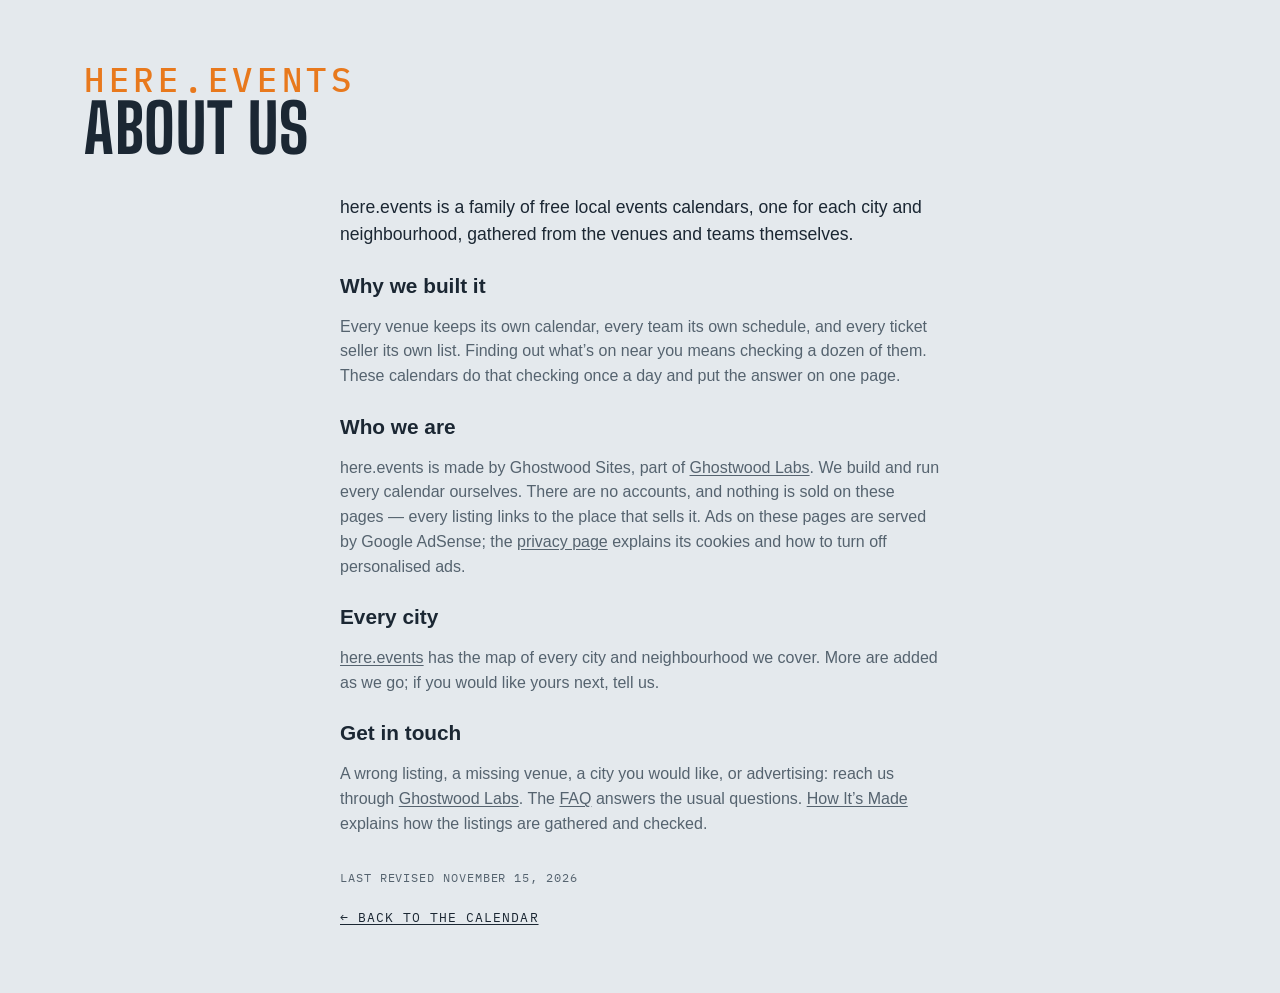
<file: site/about.html>
<!DOCTYPE html>
<html lang="en">
<head>
<meta charset="utf-8">
<meta name="viewport" content="width=device-width, initial-scale=1, viewport-fit=cover">
<meta name="theme-color" media="(prefers-color-scheme: light)" content="#edf1f4">
<meta name="theme-color" media="(prefers-color-scheme: dark)" content="#141a20">
<script>
  try {
    var t = localStorage.getItem('lqa-theme');
    var PHONE = '(max-width: 640px), (pointer: coarse) and (max-height: 500px)';
    if ((t === 'light' || t === 'dark') && !matchMedia(PHONE).matches) document.documentElement.dataset.theme = t;
  } catch (e) { /* no storage — system it is */ }
</script>
<title>About Us — here.events</title>
<meta name="description" content="About here.events: free local events calendars for each city and neighbourhood, gathered from the venues and teams themselves.">
<link rel="canonical" href="https://seattle.here.events/about.html">
<link rel="icon" href="favicon.svg" type="image/svg+xml">
<link rel="preconnect" href="https://fonts.googleapis.com">
<link rel="preconnect" href="https://fonts.gstatic.com" crossorigin>
<link href="https://fonts.googleapis.com/css2?family=Big+Shoulders:opsz,wght@10..72,500;10..72,700&family=IBM+Plex+Mono:wght@400;500&display=swap" rel="stylesheet">
<link rel="stylesheet" href="styles.css?v=__V__">
<script src="city.js?v=__V__"></script>
</head>
<body>

<!-- the Ghostwood Labs mark, drawn once; the masthead and the footer <use> it -->
<svg width="0" height="0" style="position:absolute" aria-hidden="true">
  <symbol id="gw-mark" viewBox="0 0 576 576">
    <g fill="none" stroke="currentColor" stroke-width="24" stroke-linecap="round" stroke-linejoin="round">
      <path d="M300.19 51.03A26 26 0 0 1 275.81 51.03L235.63 29.71A26 26 0 0 0 210.57 30.08L103.63 91.02A26 26 0 0 0 90.5 113.61L90.5 161.4A26 26 0 0 1 77.38 183.98L39.62 205.52A26 26 0 0 0 26.5 228.1L26.5 347.9A26 26 0 0 0 39.62 370.48L77.38 392.02A26 26 0 0 1 90.5 414.6L90.5 462.39A26 26 0 0 0 103.63 484.98L210.57 545.92A26 26 0 0 0 235.63 546.29L275.81 524.97A26 26 0 0 1 300.19 524.97L340.37 546.29A26 26 0 0 0 365.43 545.92L472.37 484.98A26 26 0 0 0 485.5 462.39L485.5 414.6A26 26 0 0 1 498.62 392.02L536.38 370.48A26 26 0 0 0 549.5 347.9L549.5 228.1A26 26 0 0 0 536.38 205.52L498.62 183.98A26 26 0 0 1 485.5 161.4L485.5 113.61A26 26 0 0 0 472.37 91.02L365.43 30.08A26 26 0 0 0 340.37 29.71L300.19 51.03Z"/>
      <path d="M288 57.5L288 177.5"/>
      <path d="M288 518.5L288 403.5"/>
      <path d="M90.5 176.5L144.63 204.58A26 26 0 0 0 169.19 204.26L209.58 181.92A26 26 0 0 0 223 159.17L223 101.5L158.5 137.5"/>
      <path d="M485.5 176.5L431.37 204.58A26 26 0 0 1 406.81 204.26L366.42 181.92A26 26 0 0 1 353 159.17L353 101.5L417.5 137.5"/>
      <path d="M157 211L157 287.5"/>
      <path d="M419 211L419 287.5"/>
      <path d="M90.5 399.5L144.63 371.42A26 26 0 0 1 169.19 371.74L209.58 394.08A26 26 0 0 1 223 416.83L223 474.5L158.5 438.5"/>
      <path d="M485.5 399.5L431.37 371.42A26 26 0 0 0 406.81 371.74L366.42 394.08A26 26 0 0 0 353 416.83L353 474.5L417.5 438.5"/>
      <path d="M26.5 288L92 325.5L92 250.5"/>
      <path d="M549.5 288L484 325.5L484 250.5"/>
    </g>
  </symbol>
</svg>

<!-- About us (Steve, 2026-10-29: "Create an about us section just to the left of FAQ, make it work
     the same"): one shared page for every city, word for word, like the FAQ. Styled by .ad-page. -->
<header class="masthead">
  <div class="masthead-text">
    <p class="eyebrow">here.events</p>
    <h1>About Us</h1>
  </div>
</header>
<main class="ad-page about-page">
  <p class="ad-lead">here.events is a family of free local events calendars, one for each city and neighbourhood, gathered from the venues and teams themselves.</p>

  <h2>Why we built it</h2>
  <p>Every venue keeps its own calendar, every team its own schedule, and every ticket seller its own list. Finding out what’s on near you means checking a dozen of them. These calendars do that checking once a day and put the answer on one page.</p>

  <h2>Who we are</h2>
  <p>here.events is made by Ghostwood Sites, part of <a href="https://ghostwoodlabs.com/" rel="noopener">Ghostwood Labs</a>. We build and run every calendar ourselves. There are no accounts, and nothing is sold on these pages — every listing links to the place that sells it. Ads on these pages are served by Google AdSense; the <a href="https://here.events/privacy/">privacy page</a> explains its cookies and how to turn off personalised ads.</p>

  <h2>Every city</h2>
  <p><a href="https://here.events/">here.events</a> has the map of every city and neighbourhood we cover. More are added as we go; if you would like yours next, tell us.</p>

  <h2>Get in touch</h2>
  <p>A wrong listing, a missing venue, a city you would like, or advertising: reach us through <a href="https://ghostwoodlabs.com/" rel="noopener">Ghostwood Labs</a>. The <a href="faq.html">FAQ</a> answers the usual questions. <a href="how.html">How It’s Made</a> explains how the listings are gathered and checked.</p>

  <p class="ad-revised">Last revised <time datetime="2026-11-15">November 15, 2026</time></p>
  <a class="ad-back" href="./">← Back to the calendar</a>
</main>
</body>
</html>
</file>
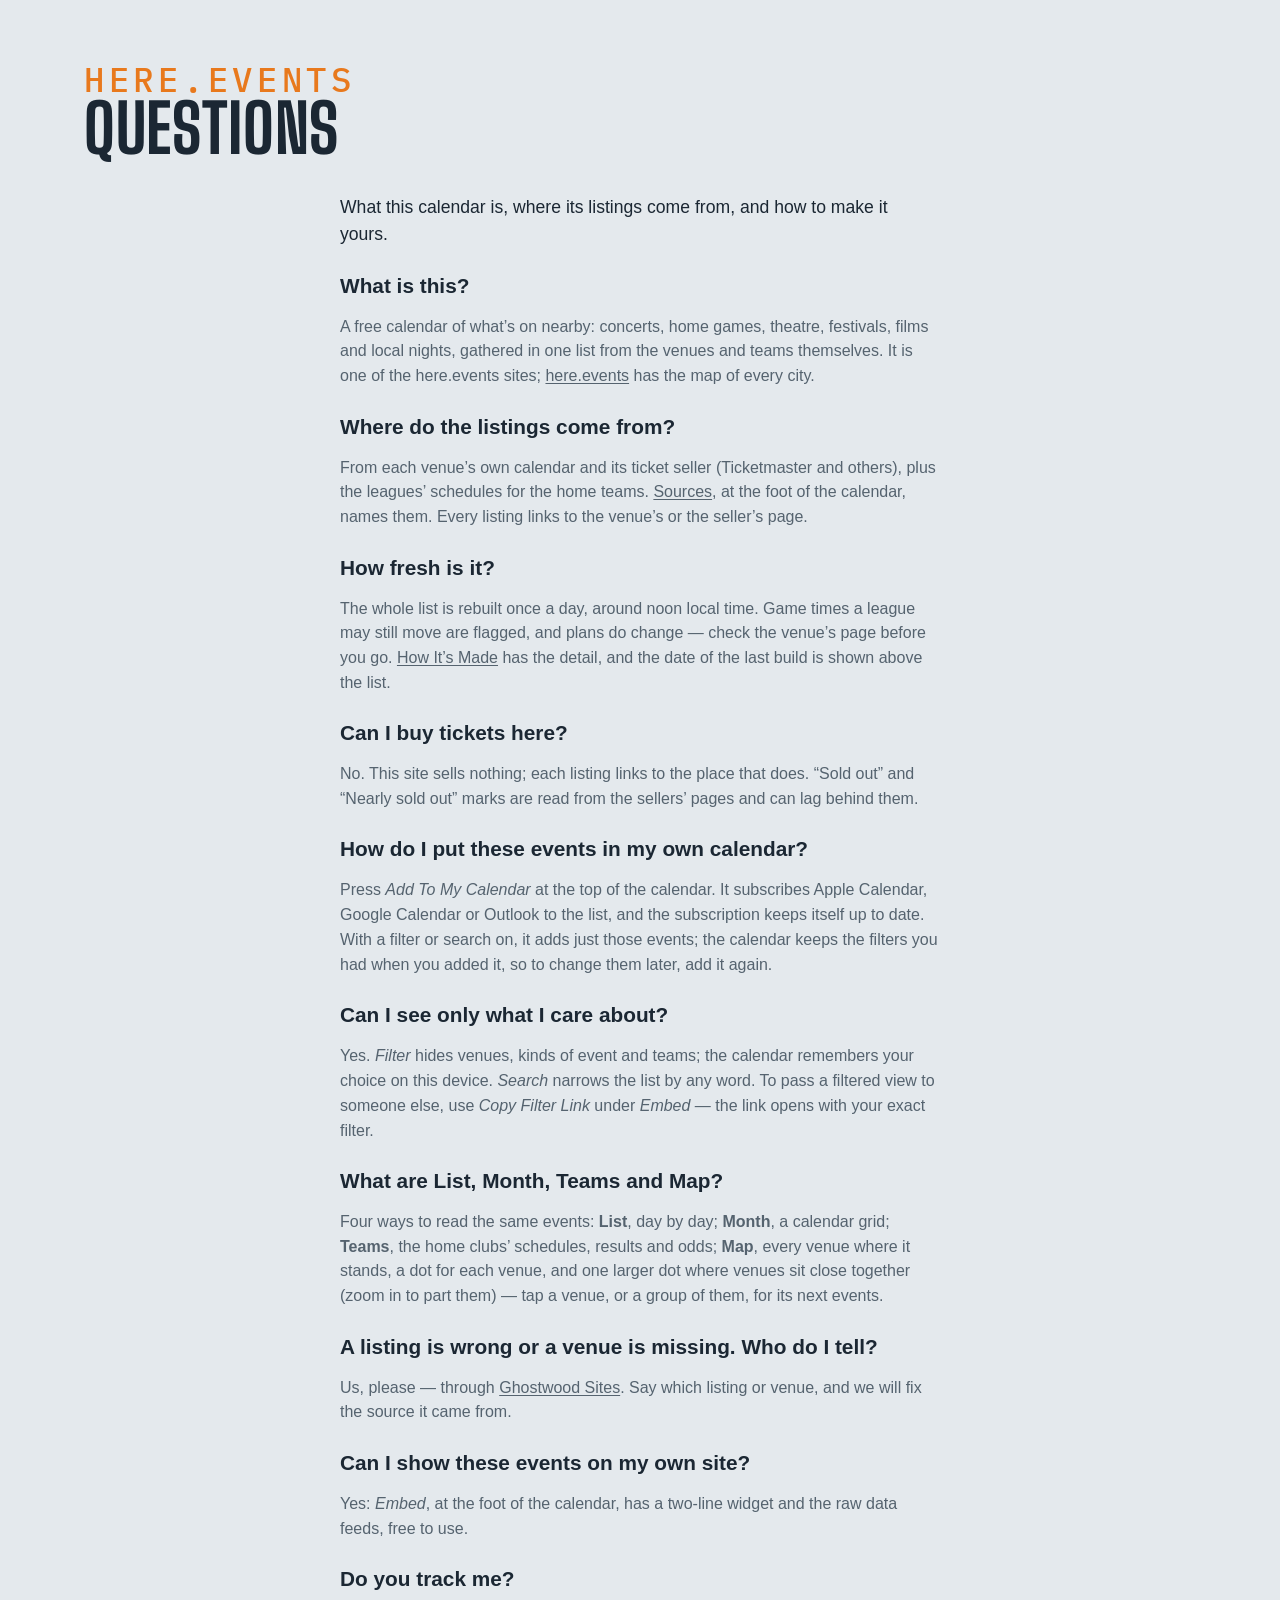
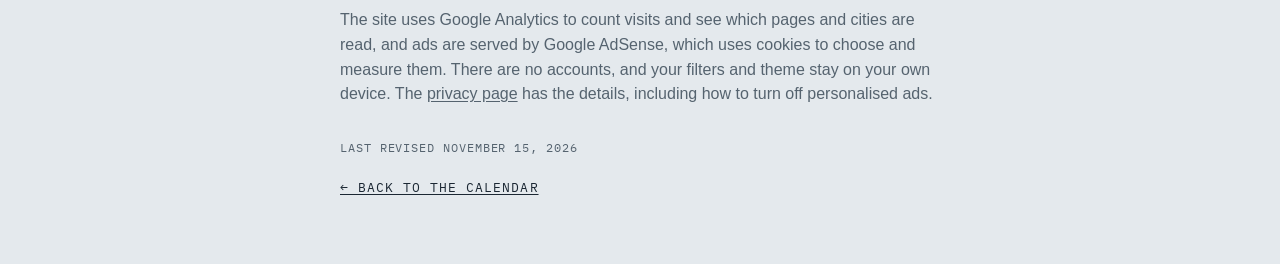
<file: site/faq.html>
<!DOCTYPE html>
<html lang="en">
<head>
<meta charset="utf-8">
<meta name="viewport" content="width=device-width, initial-scale=1, viewport-fit=cover">
<meta name="theme-color" media="(prefers-color-scheme: light)" content="#edf1f4">
<meta name="theme-color" media="(prefers-color-scheme: dark)" content="#141a20">
<script>
  try {
    var t = localStorage.getItem('lqa-theme');
    var PHONE = '(max-width: 640px), (pointer: coarse) and (max-height: 500px)';
    if ((t === 'light' || t === 'dark') && !matchMedia(PHONE).matches) document.documentElement.dataset.theme = t;
  } catch (e) { /* no storage — system it is */ }
</script>
<title>Questions — here.events</title>
<meta name="description" content="Questions about this events calendar: where the listings come from, how fresh they are, and how to put them in your own calendar.">
<link rel="canonical" href="https://seattle.here.events/faq.html">
<link rel="icon" href="favicon.svg" type="image/svg+xml">
<link rel="preconnect" href="https://fonts.googleapis.com">
<link rel="preconnect" href="https://fonts.gstatic.com" crossorigin>
<link href="https://fonts.googleapis.com/css2?family=Big+Shoulders:opsz,wght@10..72,500;10..72,700&family=IBM+Plex+Mono:wght@400;500&display=swap" rel="stylesheet">
<link rel="stylesheet" href="styles.css?v=__V__">
<script src="city.js?v=__V__"></script>
</head>
<body>

<!-- the Ghostwood Labs mark, drawn once; the masthead and the footer <use> it -->
<svg width="0" height="0" style="position:absolute" aria-hidden="true">
  <symbol id="gw-mark" viewBox="0 0 576 576">
    <g fill="none" stroke="currentColor" stroke-width="24" stroke-linecap="round" stroke-linejoin="round">
      <path d="M300.19 51.03A26 26 0 0 1 275.81 51.03L235.63 29.71A26 26 0 0 0 210.57 30.08L103.63 91.02A26 26 0 0 0 90.5 113.61L90.5 161.4A26 26 0 0 1 77.38 183.98L39.62 205.52A26 26 0 0 0 26.5 228.1L26.5 347.9A26 26 0 0 0 39.62 370.48L77.38 392.02A26 26 0 0 1 90.5 414.6L90.5 462.39A26 26 0 0 0 103.63 484.98L210.57 545.92A26 26 0 0 0 235.63 546.29L275.81 524.97A26 26 0 0 1 300.19 524.97L340.37 546.29A26 26 0 0 0 365.43 545.92L472.37 484.98A26 26 0 0 0 485.5 462.39L485.5 414.6A26 26 0 0 1 498.62 392.02L536.38 370.48A26 26 0 0 0 549.5 347.9L549.5 228.1A26 26 0 0 0 536.38 205.52L498.62 183.98A26 26 0 0 1 485.5 161.4L485.5 113.61A26 26 0 0 0 472.37 91.02L365.43 30.08A26 26 0 0 0 340.37 29.71L300.19 51.03Z"/>
      <path d="M288 57.5L288 177.5"/>
      <path d="M288 518.5L288 403.5"/>
      <path d="M90.5 176.5L144.63 204.58A26 26 0 0 0 169.19 204.26L209.58 181.92A26 26 0 0 0 223 159.17L223 101.5L158.5 137.5"/>
      <path d="M485.5 176.5L431.37 204.58A26 26 0 0 1 406.81 204.26L366.42 181.92A26 26 0 0 1 353 159.17L353 101.5L417.5 137.5"/>
      <path d="M157 211L157 287.5"/>
      <path d="M419 211L419 287.5"/>
      <path d="M90.5 399.5L144.63 371.42A26 26 0 0 1 169.19 371.74L209.58 394.08A26 26 0 0 1 223 416.83L223 474.5L158.5 438.5"/>
      <path d="M485.5 399.5L431.37 371.42A26 26 0 0 0 406.81 371.74L366.42 394.08A26 26 0 0 0 353 416.83L353 474.5L417.5 438.5"/>
      <path d="M26.5 288L92 325.5L92 250.5"/>
      <path d="M549.5 288L484 325.5L484 250.5"/>
    </g>
  </symbol>
</svg>

<!-- The FAQ (Steve, 2026-10-28, queued "creating a FAQ page"): one shared page for
     every city, word for word, "here.events" over the heading on every site (Steve,
     2026-10-29: "FAQ doesn't need the city/neighboorhood"). Styled by .ad-page in styles.css, like Advertise. -->
<header class="masthead">
  <div class="masthead-text">
    <p class="eyebrow">here.events</p>
    <h1>Questions</h1>
  </div>
</header>
<main class="ad-page faq-page">
  <p class="ad-lead">What this calendar is, where its listings come from, and how to make it yours.</p>

  <h2>What is this?</h2>
  <p>A free calendar of what’s on nearby: concerts, home games, theatre, festivals, films and local nights, gathered in one list from the venues and teams themselves. It is one of the here.events sites; <a href="https://here.events/">here.events</a> has the map of every city.</p>

  <h2>Where do the listings come from?</h2>
  <p>From each venue’s own calendar and its ticket seller (Ticketmaster and others), plus the leagues’ schedules for the home teams. <a href="sources.html">Sources</a>, at the foot of the calendar, names them. Every listing links to the venue’s or the seller’s page.</p>

  <h2>How fresh is it?</h2>
  <p>The whole list is rebuilt once a day, around noon local time. Game times a league may still move are flagged, and plans do change — check the venue’s page before you go. <a href="how.html">How It’s Made</a> has the detail, and the date of the last build is shown above the list.</p>

  <h2>Can I buy tickets here?</h2>
  <p>No. This site sells nothing; each listing links to the place that does. “Sold out” and “Nearly sold out” marks are read from the sellers’ pages and can lag behind them.</p>

  <h2>How do I put these events in my own calendar?</h2>
  <p>Press <em>Add To My Calendar</em> at the top of the calendar. It subscribes Apple Calendar, Google Calendar or Outlook to the list, and the subscription keeps itself up to date. With a filter or search on, it adds just those events; the calendar keeps the filters you had when you added it, so to change them later, add it again.</p>

  <h2>Can I see only what I care about?</h2>
  <p>Yes. <em>Filter</em> hides venues, kinds of event and teams; the calendar remembers your choice on this device. <em>Search</em> narrows the list by any word. To pass a filtered view to someone else, use <em>Copy Filter Link</em> under <em>Embed</em> — the link opens with your exact filter.</p>

  <h2>What are List, Month, Teams and Map?</h2>
  <p>Four ways to read the same events: <strong>List</strong>, day by day; <strong>Month</strong>, a calendar grid; <strong>Teams</strong>, the home clubs’ schedules, results and odds; <strong>Map</strong>, every venue where it stands, a dot for each venue, and one larger dot where venues sit close together (zoom in to part them) — tap a venue, or a group of them, for its next events.</p>

  <h2>A listing is wrong or a venue is missing. Who do I tell?</h2>
  <p>Us, please — through <a href="https://ghostwoodlabs.com/" rel="noopener">Ghostwood Sites</a>. Say which listing or venue, and we will fix the source it came from.</p>

  <h2>Can I show these events on my own site?</h2>
  <p>Yes: <em>Embed</em>, at the foot of the calendar, has a two-line widget and the raw data feeds, free to use.</p>

  <h2>Do you track me?</h2>
  <p>The site uses Google Analytics to count visits and see which pages and cities are read, and ads are served by Google AdSense, which uses cookies to choose and measure them. There are no accounts, and your filters and theme stay on your own device. The <a href="https://here.events/privacy/">privacy page</a> has the details, including how to turn off personalised ads.</p>

  <p class="ad-revised">Last revised <time datetime="2026-11-15">November 15, 2026</time></p>
  <a class="ad-back" href="./">← Back to the calendar</a>
</main>
</body>
</html>
</file>
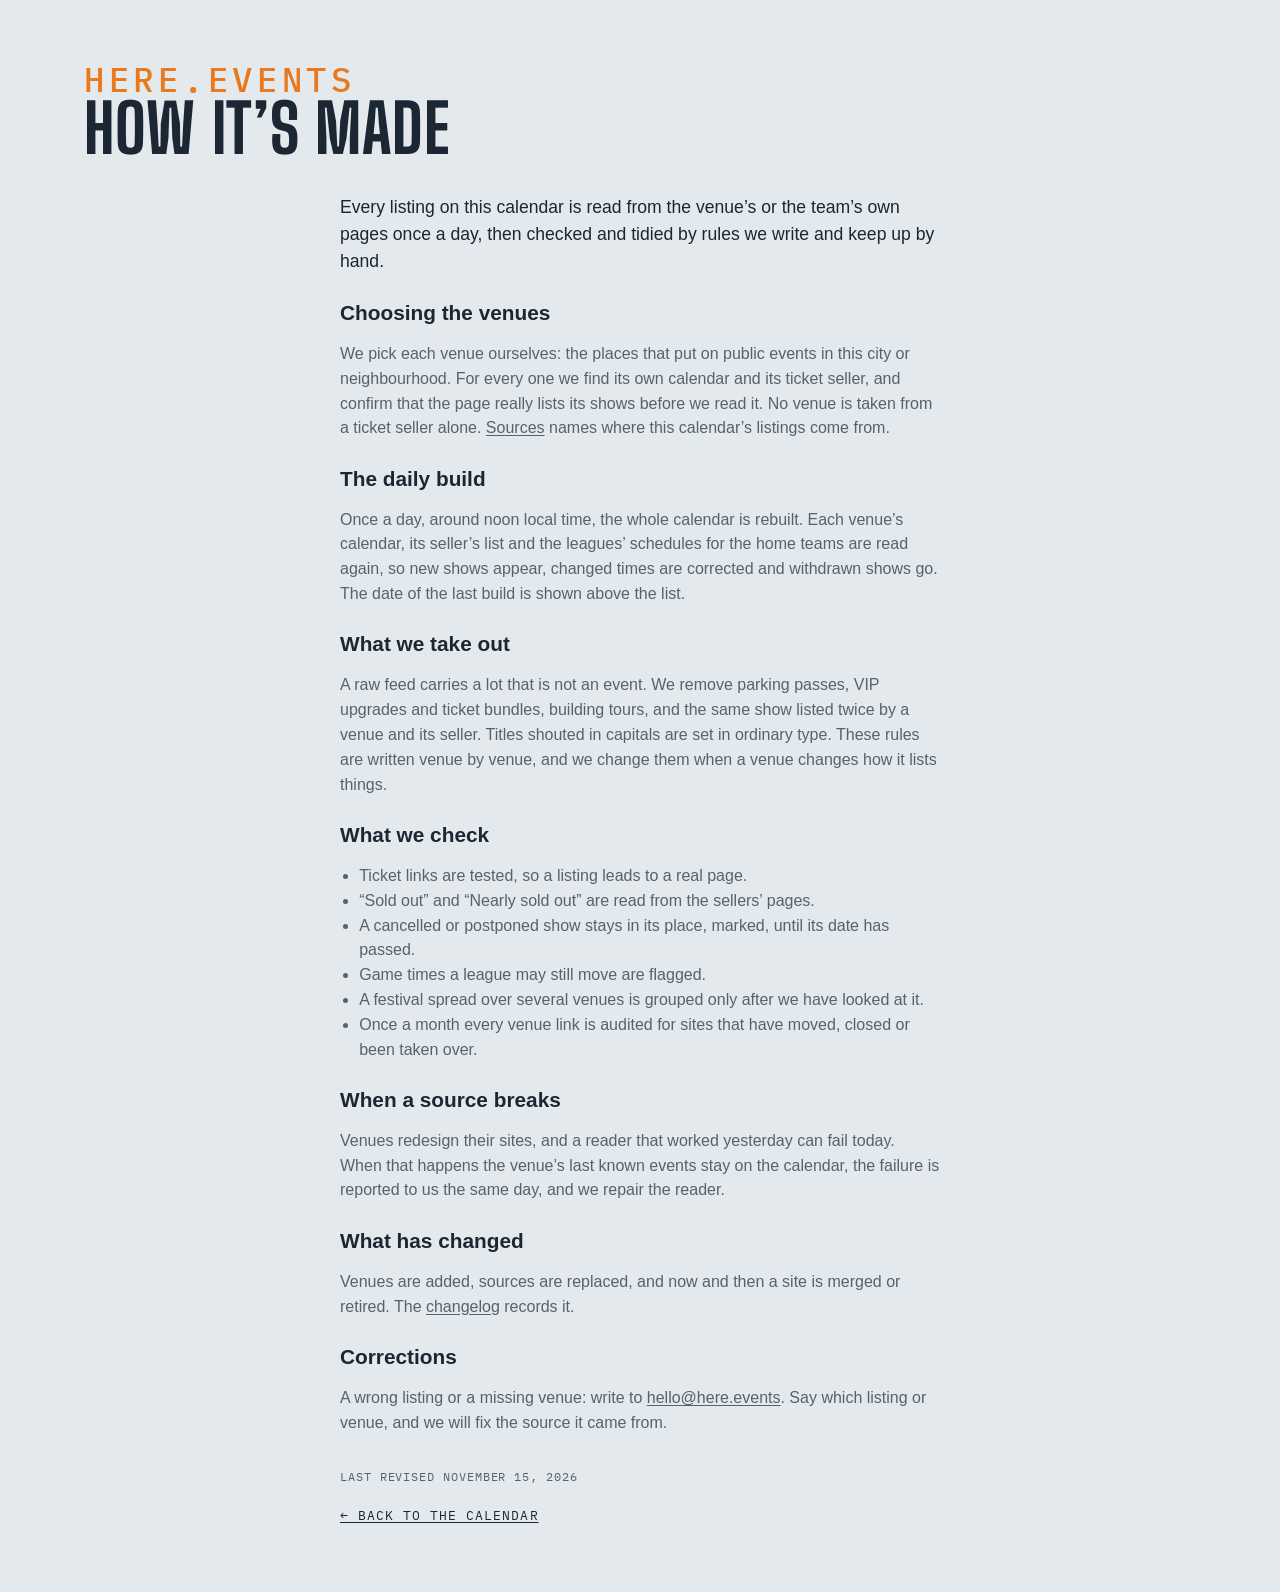
<file: site/how.html>
<!DOCTYPE html>
<html lang="en">
<head>
<meta charset="utf-8">
<meta name="viewport" content="width=device-width, initial-scale=1, viewport-fit=cover">
<meta name="theme-color" media="(prefers-color-scheme: light)" content="#edf1f4">
<meta name="theme-color" media="(prefers-color-scheme: dark)" content="#141a20">
<script>
  try {
    var t = localStorage.getItem('lqa-theme');
    var PHONE = '(max-width: 640px), (pointer: coarse) and (max-height: 500px)';
    if ((t === 'light' || t === 'dark') && !matchMedia(PHONE).matches) document.documentElement.dataset.theme = t;
  } catch (e) {}
</script>
<title>How This Calendar Is Made — here.events</title>
<meta name="description" content="How the here.events calendars are made: which venues are chosen, what is read each day, what is taken out by hand, and what is checked before a listing is published.">
<link rel="canonical" href="https://seattle.here.events/how.html">
<link rel="icon" href="favicon.svg" type="image/svg+xml">
<link rel="preconnect" href="https://fonts.googleapis.com">
<link rel="preconnect" href="https://fonts.gstatic.com" crossorigin>
<link href="https://fonts.googleapis.com/css2?family=Big+Shoulders:opsz,wght@10..72,500;10..72,700&family=IBM+Plex+Mono:wght@400;500&display=swap" rel="stylesheet">
<link rel="stylesheet" href="styles.css?v=__V__">
<script src="city.js?v=__V__"></script>
</head>
<body>

<svg width="0" height="0" style="position:absolute" aria-hidden="true">
  <symbol id="gw-mark" viewBox="0 0 576 576">
    <g fill="none" stroke="currentColor" stroke-width="24" stroke-linecap="round" stroke-linejoin="round">
      <path d="M300.19 51.03A26 26 0 0 1 275.81 51.03L235.63 29.71A26 26 0 0 0 210.57 30.08L103.63 91.02A26 26 0 0 0 90.5 113.61L90.5 161.4A26 26 0 0 1 77.38 183.98L39.62 205.52A26 26 0 0 0 26.5 228.1L26.5 347.9A26 26 0 0 0 39.62 370.48L77.38 392.02A26 26 0 0 1 90.5 414.6L90.5 462.39A26 26 0 0 0 103.63 484.98L210.57 545.92A26 26 0 0 0 235.63 546.29L275.81 524.97A26 26 0 0 1 300.19 524.97L340.37 546.29A26 26 0 0 0 365.43 545.92L472.37 484.98A26 26 0 0 0 485.5 462.39L485.5 414.6A26 26 0 0 1 498.62 392.02L536.38 370.48A26 26 0 0 0 549.5 347.9L549.5 228.1A26 26 0 0 0 536.38 205.52L498.62 183.98A26 26 0 0 1 485.5 161.4L485.5 113.61A26 26 0 0 0 472.37 91.02L365.43 30.08A26 26 0 0 0 340.37 29.71L300.19 51.03Z"/>
      <path d="M288 57.5L288 177.5"/>
      <path d="M288 518.5L288 403.5"/>
      <path d="M90.5 176.5L144.63 204.58A26 26 0 0 0 169.19 204.26L209.58 181.92A26 26 0 0 0 223 159.17L223 101.5L158.5 137.5"/>
      <path d="M485.5 176.5L431.37 204.58A26 26 0 0 1 406.81 204.26L366.42 181.92A26 26 0 0 1 353 159.17L353 101.5L417.5 137.5"/>
      <path d="M157 211L157 287.5"/>
      <path d="M419 211L419 287.5"/>
      <path d="M90.5 399.5L144.63 371.42A26 26 0 0 1 169.19 371.74L209.58 394.08A26 26 0 0 1 223 416.83L223 474.5L158.5 438.5"/>
      <path d="M485.5 399.5L431.37 371.42A26 26 0 0 0 406.81 371.74L366.42 394.08A26 26 0 0 0 353 416.83L353 474.5L417.5 438.5"/>
      <path d="M26.5 288L92 325.5L92 250.5"/>
      <path d="M549.5 288L484 325.5L484 250.5"/>
    </g>
  </symbol>
</svg>

<header class="masthead">
  <div class="masthead-text">
    <p class="eyebrow">here.events</p>
    <h1>How It’s Made</h1>
  </div>
</header>
<main class="ad-page how-page">
  <p class="ad-lead">Every listing on this calendar is read from the venue’s or the team’s own pages once a day, then checked and tidied by rules we write and keep up by hand.</p>

  <h2>Choosing the venues</h2>
  <p>We pick each venue ourselves: the places that put on public events in this city or neighbourhood. For every one we find its own calendar and its ticket seller, and confirm that the page really lists its shows before we read it. No venue is taken from a ticket seller alone. <a href="sources.html">Sources</a> names where this calendar’s listings come from.</p>

  <h2>The daily build</h2>
  <p>Once a day, around noon local time, the whole calendar is rebuilt. Each venue’s calendar, its seller’s list and the leagues’ schedules for the home teams are read again, so new shows appear, changed times are corrected and withdrawn shows go. The date of the last build is shown above the list.</p>

  <h2>What we take out</h2>
  <p>A raw feed carries a lot that is not an event. We remove parking passes, VIP upgrades and ticket bundles, building tours, and the same show listed twice by a venue and its seller. Titles shouted in capitals are set in ordinary type. These rules are written venue by venue, and we change them when a venue changes how it lists things.</p>

  <h2>What we check</h2>
  <ul>
    <li>Ticket links are tested, so a listing leads to a real page.</li>
    <li>“Sold out” and “Nearly sold out” are read from the sellers’ pages.</li>
    <li>A cancelled or postponed show stays in its place, marked, until its date has passed.</li>
    <li>Game times a league may still move are flagged.</li>
    <li>A festival spread over several venues is grouped only after we have looked at it.</li>
    <li>Once a month every venue link is audited for sites that have moved, closed or been taken over.</li>
  </ul>

  <h2>When a source breaks</h2>
  <p>Venues redesign their sites, and a reader that worked yesterday can fail today. When that happens the venue’s last known events stay on the calendar, the failure is reported to us the same day, and we repair the reader.</p>

  <h2>What has changed</h2>
  <p>Venues are added, sources are replaced, and now and then a site is merged or retired. The <a href="https://here.events/changelog/">changelog</a> records it.</p>

  <h2>Corrections</h2>
  <p>A wrong listing or a missing venue: write to <a href="mailto:hello@here.events">hello@here.events</a>. Say which listing or venue, and we will fix the source it came from.</p>

  <p class="ad-revised">Last revised <time datetime="2026-11-15">November 15, 2026</time></p>
  <a class="ad-back" href="./">← Back to the calendar</a>
</main>
</body>
</html>
</file>
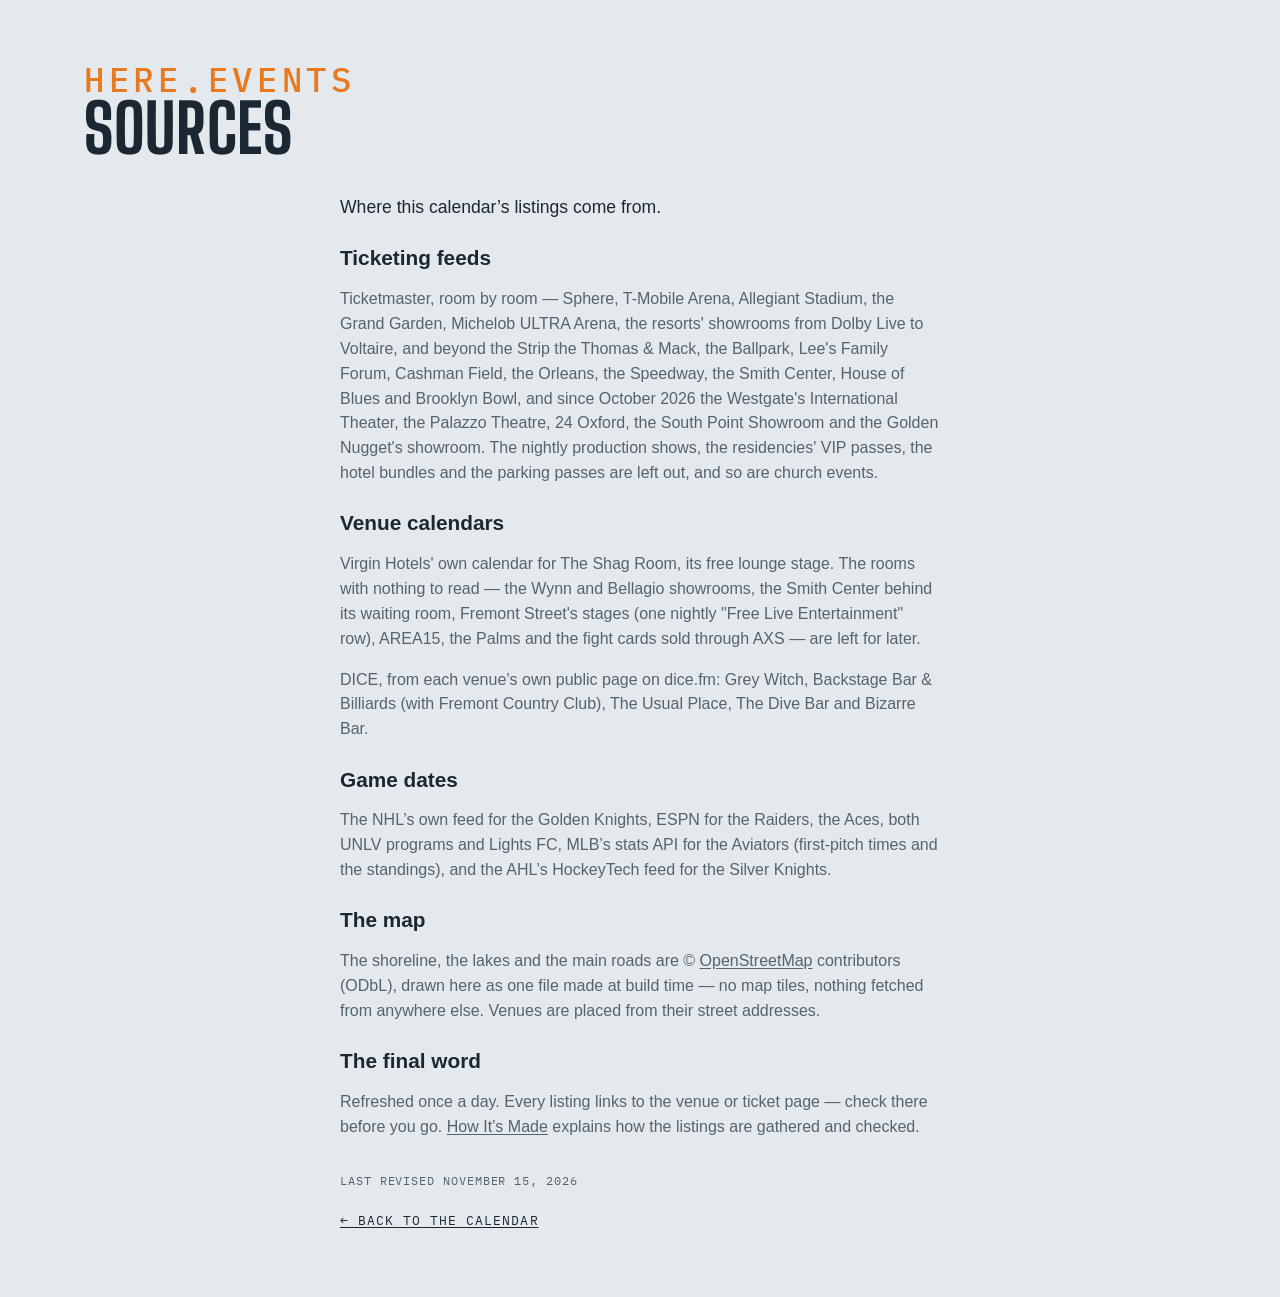
<file: site/sources.html>
<!DOCTYPE html>
<html lang="en">
<head>
<meta charset="utf-8">
<meta name="viewport" content="width=device-width, initial-scale=1, viewport-fit=cover">
<meta name="theme-color" media="(prefers-color-scheme: light)" content="#edf1f4">
<meta name="theme-color" media="(prefers-color-scheme: dark)" content="#141a20">
<script>
  try {
    var t = localStorage.getItem('lqa-theme');
    var PHONE = '(max-width: 640px), (pointer: coarse) and (max-height: 500px)';
    if ((t === 'light' || t === 'dark') && !matchMedia(PHONE).matches) document.documentElement.dataset.theme = t;
  } catch (e) { /* no storage — system it is */ }
</script>
<title>Sources — here.events</title>
<meta name="description" content="Where this events calendar’s listings come from: the ticket sellers, the venues’ own calendars and the leagues’ schedules.">
<link rel="icon" href="favicon.svg" type="image/svg+xml">
<link rel="preconnect" href="https://fonts.googleapis.com">
<link rel="preconnect" href="https://fonts.gstatic.com" crossorigin>
<link href="https://fonts.googleapis.com/css2?family=Big+Shoulders:opsz,wght@10..72,500;10..72,700&family=IBM+Plex+Mono:wght@400;500&display=swap" rel="stylesheet">
<link rel="stylesheet" href="styles.css?v=__V__">
<script src="city.js?v=__V__"></script>
</head>
<body>

<!-- the Ghostwood Labs mark, drawn once; the masthead and the footer <use> it -->
<svg width="0" height="0" style="position:absolute" aria-hidden="true">
  <symbol id="gw-mark" viewBox="0 0 576 576">
    <g fill="none" stroke="currentColor" stroke-width="24" stroke-linecap="round" stroke-linejoin="round">
      <path d="M300.19 51.03A26 26 0 0 1 275.81 51.03L235.63 29.71A26 26 0 0 0 210.57 30.08L103.63 91.02A26 26 0 0 0 90.5 113.61L90.5 161.4A26 26 0 0 1 77.38 183.98L39.62 205.52A26 26 0 0 0 26.5 228.1L26.5 347.9A26 26 0 0 0 39.62 370.48L77.38 392.02A26 26 0 0 1 90.5 414.6L90.5 462.39A26 26 0 0 0 103.63 484.98L210.57 545.92A26 26 0 0 0 235.63 546.29L275.81 524.97A26 26 0 0 1 300.19 524.97L340.37 546.29A26 26 0 0 0 365.43 545.92L472.37 484.98A26 26 0 0 0 485.5 462.39L485.5 414.6A26 26 0 0 1 498.62 392.02L536.38 370.48A26 26 0 0 0 549.5 347.9L549.5 228.1A26 26 0 0 0 536.38 205.52L498.62 183.98A26 26 0 0 1 485.5 161.4L485.5 113.61A26 26 0 0 0 472.37 91.02L365.43 30.08A26 26 0 0 0 340.37 29.71L300.19 51.03Z"/>
      <path d="M288 57.5L288 177.5"/>
      <path d="M288 518.5L288 403.5"/>
      <path d="M90.5 176.5L144.63 204.58A26 26 0 0 0 169.19 204.26L209.58 181.92A26 26 0 0 0 223 159.17L223 101.5L158.5 137.5"/>
      <path d="M485.5 176.5L431.37 204.58A26 26 0 0 1 406.81 204.26L366.42 181.92A26 26 0 0 1 353 159.17L353 101.5L417.5 137.5"/>
      <path d="M157 211L157 287.5"/>
      <path d="M419 211L419 287.5"/>
      <path d="M90.5 399.5L144.63 371.42A26 26 0 0 1 169.19 371.74L209.58 394.08A26 26 0 0 1 223 416.83L223 474.5L158.5 438.5"/>
      <path d="M485.5 399.5L431.37 371.42A26 26 0 0 0 406.81 371.74L366.42 394.08A26 26 0 0 0 353 416.83L353 474.5L417.5 438.5"/>
      <path d="M26.5 288L92 325.5L92 250.5"/>
      <path d="M549.5 288L484 325.5L484 250.5"/>
    </g>
  </symbol>
</svg>

<!-- The sources (Steve, 2026-10-29: "make it work like FAQ"): moved here from the footer's
     floating panel. "here.events" over the heading like the FAQ, but the text below is this
     city's own — each city keeps its own sources.html. Styled by .ad-page in styles.css. -->
<header class="masthead">
  <div class="masthead-text">
    <p class="eyebrow">here.events</p>
    <h1>Sources</h1>
  </div>
</header>
<main class="ad-page sources-page">
  <p class="ad-lead">Where this calendar’s listings come from.</p>

  <h2>Ticketing feeds</h2>
  <p>Ticketmaster, room by room — Sphere, T-Mobile Arena, Allegiant Stadium, the Grand Garden, Michelob ULTRA Arena, the resorts' showrooms from Dolby Live to Voltaire, and beyond the Strip the Thomas &amp; Mack, the Ballpark, Lee's Family Forum, Cashman Field, the Orleans, the Speedway, the Smith Center, House of Blues and Brooklyn Bowl, and since October 2026 the Westgate's International Theater, the Palazzo Theatre, 24 Oxford, the South Point Showroom and the Golden Nugget's showroom. The nightly production shows, the residencies' VIP passes, the hotel bundles and the parking passes are left out, and so are church events.</p>

  <h2>Venue calendars</h2>
  <p>Virgin Hotels' own calendar for The Shag Room, its free lounge stage. The rooms with nothing to read — the Wynn and Bellagio showrooms, the Smith Center behind its waiting room, Fremont Street's stages (one nightly "Free Live Entertainment" row), AREA15, the Palms and the fight cards sold through AXS — are left for later.</p>
  <p>DICE, from each venue’s own public page on dice.fm: Grey Witch, Backstage Bar &amp; Billiards (with Fremont Country Club), The Usual Place, The Dive Bar and Bizarre Bar.</p>

  <h2>Game dates</h2>
  <p>The NHL’s own feed for the Golden Knights, ESPN for the Raiders, the Aces, both UNLV programs and Lights FC, MLB’s stats API for the Aviators (first-pitch times and the standings), and the AHL’s HockeyTech feed for the Silver Knights.</p>

  <h2>The map</h2>
  <p>The shoreline, the lakes and the main roads are © <a href="https://www.openstreetmap.org/copyright" target="_blank" rel="noopener">OpenStreetMap</a> contributors (ODbL), drawn here as one file made at build time — no map tiles, nothing fetched from anywhere else. Venues are placed from their street addresses.</p>

  <h2>The final word</h2>
  <p>Refreshed once a day. Every listing links to the venue or ticket page — check there before you go. <a href="how.html">How It’s Made</a> explains how the listings are gathered and checked.</p>

  <p class="ad-revised">Last revised <time datetime="2026-11-15">November 15, 2026</time></p>
  <a class="ad-back" href="./">← Back to the calendar</a>
</main>
</body>
</html>
</file>
<file: site/styles.css>
/* Lower Queen Anne Events — overcast-sky palette, marquee display type. */

:root {
  --sky: #e4e9ed;        /* overcast paper (a step down from #edf1f4, Steve 2026-10-12: "a little less glaring") */
  --mist: #f7f9fb;       /* card surface (was pure white) */
  --ink: #1b2733;        /* Puget ink */
  --ink-soft: #55636f;
  --ink-bright: #1b2733; /* the logo: pure white in the dark palette, ink here */
  --line: #c3ccd4;
  --gold: #e8791d;       /* Space Needle "Galaxy Gold" */
  --gold-soft: #fbe9d8;
  /* Color coding is muted (a step back from the pure primaries) and each
     group keeps to its own family so a dot or stripe reads as what it is:
     venues are cool (blue → violet → teal), event types are warm (yellow →
     orange → red → pink). */
  /* venue hues (chips, grid ticks, agenda tags): a sweep from teal through
     blue and violet to magenta, neighbors alternating light and dark */
  /* all three families sit a step back from the pure primaries: the same
     hues, less glare, so the stripes and ticks read after the titles */
  --v-sphere: #9e2e2e; --v-tmobilearena: #2e9e4f; --v-allegiant: #6f2e9e; --v-grandgarden: #9e902e; --v-michelob: #2e8b9e; --v-dolby: #9e2e6b; /* the rooms, one hue each (city.js cssVar), spread round the wheel */
  --v-colosseum: #4a9e2e; --v-phlive: #332e9e; --v-resortsworld: #9e532e; --v-fontainebleau: #2e9e74; --v-chelsea: #952e9e; --v-virgin: #879e2e;
  --v-encore: #2e669e; --v-venetian: #9e2e45; --v-pearl: #2e9e37; --v-voltaire: #582e9e; --v-thomasmack: #9e792e; --v-ballpark: #2e9e9a;
  --v-leesforum: #9e2e82; --v-cashman: #619e2e; --v-orleans: #2e409e; --v-speedway: #9e3c2e; --v-reynolds: #2e9e5d; --v-hob: #7e2e9e;
  --v-brooklynbowl: #9e9e2e; --v-westgate: #2e9e85; --v-palazzo: #9e2e58; --v-oxford: #3e2e9e; --v-southpoint: #2e589e; --v-goldennugget: #9e8a2e;
  --v-greywitch: #2e799e; --v-backstagebarbi: #825426; --v-usualplace: #ba36ad; --v-divebar: #759e2e; --v-bizarrebar: #2f8226; /* the DICE venues (2026-11-03) */
  --venue-text: 72%;     /* how much of the venue hue the card's venue label keeps (light mode) */
  --tint: 26%;           /* the venue wash behind a series card (light mode; 13% in the dark palette) */
  --row-a: #f3f6f8; --row-b: #d6dde3; /* the list's rows alternate light and dark grey; only a series keeps its venue's hue (Steve, 2026-10-20) */
  /* event-type hues (calendar ticks, agenda right edge): concerts salmon and
     arts crimson keep clear of the brand orange; movies slate = "quiet" */
  --t-concert: #d9664f;
  --t-sports: #d4b106;
  --t-arts: #b8303f;
  --t-movie: #7a8a99;
  --t-community: #d63f9c;
  --t-expo: #2a9d8f;      /* conventions & expos: turquoise, the one hue the types didn't use */
  --t-bar: #c28a12;       /* bar nights: amber, an ale between the sports yellow and concert salmon */
  --alert: #e02b26;       /* cancelled / postponed notes: plain bright red */
  --barh-base: 3.4rem;   /* the pinned filter bar's height (chips 2.25rem + padding) */
  --titleh: 1.7rem;      /* the bar's title line (1.2rem + .5rem gap), added while scrolled */
  --barh: var(--barh-base); /* what the sticky things below the bar offset by */
  --rule: color-mix(in srgb, var(--line), var(--ink-soft)); /* list dividers: a step brighter than --line */
  /* the scorebug (the live game block, .tf-bug): a light panel in this theme, the broadcast's charcoal in the dark one (Steve, 2026-10-12: the charcoal panel on the light card looked bad) */
  --bug-bg: #f9fafb; --bug-frame: #c9d2da; --bug-ink: #1b2733; --bug-soft: #55636f; --bug-dim: #7c8894; --bug-rowline: #d5dce3; --bug-off: #b3bcc5; --bug-muted: #6b7784; --bug-score-bg: #ffffff; --bug-shadow: rgba(15, 25, 35, .10); --bug-redzone: #c8261f;
  --bug-bw: 1px; --frame: var(--line); --frame-w: 1px; /* the game block's frame and the bug's rules: hairlines in the card's line colour here, the 2px broadcast frame in the dark theme (Steve, 2026-10-12: "soften … the borders in general") */
  --cell-mix: 22%; --cell-ink: var(--ink); --cell-bar: 4px; --cell-shadow: none; /* the bug's team cells: a wash of the club colour with a bar of it at the left and ink type, instead of the solid cell ("soften the colors here") */
  --tick-mix: var(--ink); --tick-pct: 65%; /* the refresh countdown ring: the club's colour mixed toward ink here, toward white on the dark ground (the mix itself is written in the .tf-refresh rule: a token holding var(--team-2) would resolve here on :root, where no club colour exists, and come out empty) */
  --dot: color-mix(in srgb, var(--ink-soft) 40%, transparent); /* the dotted underline under the watch strip's links */
  --display: "Big Shoulders", "Arial Narrow", sans-serif;
  --body: -apple-system, BlinkMacSystemFont, "Segoe UI", "Helvetica Neue", sans-serif;
  --mono: "IBM Plex Mono", ui-monospace, Menlo, monospace;
}
/* Dark palette. Applies when the system prefers dark and the visitor hasn't
   picked Light, or whenever they've picked Dark (the toggle sets
   data-theme on <html>; "system" leaves it unset). The two blocks must
   stay identical — CSS has no way to give one ruleset two unrelated
   conditions. */
@media (prefers-color-scheme: dark) {
  :root:not([data-theme="light"]) {
    color-scheme: dark;
    --sky: #141a20; --mist: #1d252e; --ink: #e8edf1; --ink-soft: #9aa7b2; --ink-bright: #ffffff;
    --line: #333f4a; --gold: #f08a33; --gold-soft: #3a2a1a;
    --v-sphere: #ea8686; --v-tmobilearena: #86eaa3; --v-allegiant: #c086ea; --v-grandgarden: #eadd86; --v-michelob: #86d9ea; --v-dolby: #ea86bc; /* the rooms, one hue each (city.js cssVar), spread round the wheel */
    --v-colosseum: #9fea86; --v-phlive: #8a86ea; --v-resortsworld: #eaa786; --v-fontainebleau: #86eac4; --v-chelsea: #e186ea; --v-virgin: #d5ea86;
    --v-encore: #86b7ea; --v-venetian: #ea869a; --v-pearl: #86ea8e; --v-voltaire: #ab86ea; --v-thomasmack: #eac886; --v-ballpark: #86eae6;
    --v-leesforum: #ea86d0; --v-cashman: #b3ea86; --v-orleans: #8696ea; --v-speedway: #ea9286; --v-reynolds: #86eab0; --v-hob: #cd86ea;
    --v-brooklynbowl: #e9ea86; --v-westgate: #86ead7; --v-palazzo: #ea86ad; --v-oxford: #9486ea; --v-southpoint: #86adea; --v-goldennugget: #ead686;
    --v-greywitch: #86c8ea; --v-backstagebarbi: #f0cca8; --v-usualplace: #e363d7; --v-divebar: #c5ea86; --v-bizarrebar: #aff0a8; /* the DICE venues (2026-11-03) */
    --venue-text: 100%; --tint: 13%;
    --row-a: #1e252c; --row-b: #2c343c;
    --t-concert: #f0806a; --t-sports: #f2d21b; --t-arts: #d63a4f;
    --t-movie: #8b9db0; --t-community: #e660a8; --t-expo: #4fd1c5; --t-bar: #e3ad3c; --alert: #ff4b3e;
    --bug-bg: #2b2d30; --bug-frame: #c9cdd2; --bug-ink: #f4f4f4; --bug-soft: #d5d8dc; --bug-dim: #b9bec4; --bug-rowline: #5c6167; --bug-off: #6a6d72; --bug-muted: #4a4f56; --bug-score-bg: #fafafa; --bug-shadow: rgba(0, 0, 0, .35); --bug-redzone: #ff7b7b;
  --bug-bw: 2px; --frame: var(--ink-soft); --frame-w: 2px; --cell-mix: 100%; --cell-ink: #fff; --cell-bar: 0px; --cell-shadow: 0 1px 2px rgba(0, 0, 0, .5);
    --bug-bw: 2px; --frame: var(--ink-soft); --frame-w: 2px; --cell-mix: 100%; --cell-ink: #fff; --cell-bar: 0px; --cell-shadow: 0 1px 2px rgba(0, 0, 0, .5);
    --tick-mix: white; --tick-pct: 45%;
    --dot: color-mix(in srgb, var(--ink-soft) 60%, transparent);
  }
}
:root[data-theme="dark"] {
  color-scheme: dark;
  --sky: #141a20; --mist: #1d252e; --ink: #e8edf1; --ink-soft: #9aa7b2; --ink-bright: #ffffff;
  --line: #333f4a; --gold: #f08a33; --gold-soft: #3a2a1a;
  --v-sphere: #ea8686; --v-tmobilearena: #86eaa3; --v-allegiant: #c086ea; --v-grandgarden: #eadd86; --v-michelob: #86d9ea; --v-dolby: #ea86bc; /* the rooms, one hue each (city.js cssVar), spread round the wheel */
  --v-colosseum: #9fea86; --v-phlive: #8a86ea; --v-resortsworld: #eaa786; --v-fontainebleau: #86eac4; --v-chelsea: #e186ea; --v-virgin: #d5ea86;
  --v-encore: #86b7ea; --v-venetian: #ea869a; --v-pearl: #86ea8e; --v-voltaire: #ab86ea; --v-thomasmack: #eac886; --v-ballpark: #86eae6;
  --v-leesforum: #ea86d0; --v-cashman: #b3ea86; --v-orleans: #8696ea; --v-speedway: #ea9286; --v-reynolds: #86eab0; --v-hob: #cd86ea;
  --v-brooklynbowl: #e9ea86; --v-westgate: #86ead7; --v-palazzo: #ea86ad; --v-oxford: #9486ea; --v-southpoint: #86adea; --v-goldennugget: #ead686;
  --v-greywitch: #86c8ea; --v-backstagebarbi: #f0cca8; --v-usualplace: #e363d7; --v-divebar: #c5ea86; --v-bizarrebar: #aff0a8; /* the DICE venues (2026-11-03) */
  --venue-text: 100%; --tint: 13%;
  --row-a: #1e252c; --row-b: #2c343c;
  --t-concert: #f0806a; --t-sports: #f2d21b; --t-arts: #d63a4f;
  --t-movie: #8b9db0; --t-community: #e660a8; --t-expo: #4fd1c5; --t-bar: #e3ad3c; --alert: #ff4b3e;
  --bug-bg: #2b2d30; --bug-frame: #c9cdd2; --bug-ink: #f4f4f4; --bug-soft: #d5d8dc; --bug-dim: #b9bec4; --bug-rowline: #5c6167; --bug-off: #6a6d72; --bug-muted: #4a4f56; --bug-score-bg: #fafafa; --bug-shadow: rgba(0, 0, 0, .35); --bug-redzone: #ff7b7b;
  --tick-mix: white; --tick-pct: 45%;
  --dot: color-mix(in srgb, var(--ink-soft) 60%, transparent);
}
:root[data-theme="light"] { color-scheme: light; }

* { box-sizing: border-box; }
html { scroll-behavior: smooth; overflow-x: clip; } /* clip: the footer bleeds to the viewport edges */
@media (prefers-reduced-motion: reduce) { html { scroll-behavior: auto; } }
/* the page is 62rem wide, and steps wider on big screens so event names
   get a single line: the calendar column is fixed, so all of the extra
   width goes to the cards (the footer line follows) */
:root { --pagew: 62rem; }
@media (min-width: 1180px) { :root { --pagew: 72rem; } }
@media (min-width: 1360px) { :root { --pagew: 80rem; } }
body {
  /* no bottom padding: the sticky footer is the page's last thing, and any
     padding here would show as a blank band under it once the list is short.
     A column flex at least a viewport tall, so a short page (the Teams view
     with one team) still puts the footer at the bottom edge */
  display: flex; flex-direction: column; min-height: 100vh; min-height: 100dvh;
  margin: 0 auto; padding: 0 1.25rem; max-width: var(--pagew);
  background: var(--sky); color: var(--ink);
  font: 16px/1.55 var(--body);
}
/* flex items refuse to shrink below their content's minimum width, so one
   unwrappable line (a TV listing, the compact bar's title) would push a whole
   section past a phone's edge; let them shrink like blocks */
body > * { min-width: 0; }
a { color: inherit; text-underline-offset: 2px; }
:focus-visible { outline: 2px solid var(--ink-soft); outline-offset: 2px; }

/* ---- masthead ---- */
.masthead {
  display: flex; flex-wrap: wrap; gap: 1.5rem; align-items: flex-end;
  justify-content: space-between; padding: 2.5rem 0 1rem;
}
.eyebrow {
  font-family: var(--mono); font-size: .8rem; letter-spacing: .12em;
  text-transform: uppercase; color: var(--gold); margin: 0 0 .3rem;
}
h1 {
  font-family: var(--display); font-weight: 700; font-size: clamp(2.6rem, 7vw, 4.2rem);
  line-height: .92; text-transform: uppercase; letter-spacing: .01em; margin: 0;
}
.masthead-text { min-width: 0; max-width: 100%; } /* a flex item would grow to its widest line and push past a phone's edge */
/* "More Cities" (See All until 2026-10-13, Other Places until 2026-10-18): the pill before the theme pill, to the same map (Steve, 2026-10-12); in the pinned bar the chip's text folds away and the map glyph stays */
/* Add To My Calendar: the first of the masthead's tools (Steve, 2026-10-26, "should move here" — beside More Cities; in the bar from 2026-09-16 until then), sized like the More Cities pill beside it */
.masthead-tools #subscribeBtn { order: 3; display: inline-flex; align-items: center; gap: .45rem; min-height: calc(1.7rem + 8px); padding: 0 .95em; }
.masthead-tools #subscribeBtn svg { width: 1rem; height: 1rem; flex: none; }
.masthead-tools #subscribeBtn:hover { border-color: var(--ink-soft); }
.bar-title .masthead-tools #subscribeBtn { min-height: 1.7rem; padding: 0 .5em; } /* icon-only in the title line, like the pill (the label rule is .bar-title .masthead-tools .chip span) */
.masthead-tools .see-all { order: 4; display: inline-flex; align-items: center; gap: .45rem; min-height: calc(1.7rem + 8px); padding: 0 .95em; text-decoration: none; }
.masthead-tools .see-all svg { width: 1rem; height: 1rem; fill: none; stroke: currentColor; stroke-width: 1.6; stroke-linejoin: round; stroke-linecap: round; }
.masthead-tools .see-all:hover { border-color: var(--ink-soft); }
.bar-title .masthead-tools .see-all { min-height: 1.7rem; padding: 0 .5em; }
/* the mark and the name as one thing: the mark stretches to the text's
   height (eyebrow + title) and keeps square, in the footer mark's white */
.masthead { --mast-title: clamp(2.6rem, 7vw, 4.2rem); } /* the title's size; the eyebrow and the mark are cut from it */
.masthead h1 { font-size: var(--mast-title); }
/* the picture (Steve, 2026-09-21: line art, the Needle's crown the focus):
   the top of the Space Needle from the Highsmith aerial, traced to single
   smooth lines at build (a gradient-magnitude pass over the photo, see the
   memory note), a 4.5:1 window from the spire tip to the Queen Anne treeline
   with the Needle centred and the Cascades ridge behind
   (design/lqa-masthead-lines-gen.py). The
   drawing is a luminance mask (masthead-lines.png, white = line) over a box
   of ink, so the lines are the palette's own ink in either theme. A band
   behind the masthead, the Needle toward the right, dissolving into the page
   on every side — no hard edge where the art stops (Steve, 2026-09-21) */
.masthead { min-height: 11rem; overflow: hidden; isolation: isolate; } /* a slim band (Steve, 2026-09-20: minimal) */
.masthead-photo { /* the drawing fills the gap between the name and the theme pill (Steve, 2026-10-05: "in all the modes try to make it fill this space"): a flex item between them, as tall as the band (the negative margins reach over the band's padding) */
  order: 1; flex: 1 1 0; align-self: stretch; min-width: 0; z-index: -1;
  margin: -2.5rem 0 -1rem; pointer-events: none;
  background: #fff; opacity: .9; /* white lines on the dark palette, black on the light one (Steve: "white and black with antialiasing") */
  -webkit-mask-image: url(masthead-lines.png), linear-gradient(to right, transparent 0%, #000 10%, #000 92%, transparent 100%), linear-gradient(to bottom, #000 0%, #000 58%, transparent 100%);
  mask-image: url(masthead-lines.png), linear-gradient(to right, transparent 0%, #000 10%, #000 92%, transparent 100%), linear-gradient(to bottom, #000 0%, #000 58%, transparent 100%);
  -webkit-mask-size: auto 100%, 100% 100%, 100% 100%; mask-size: auto 100%, 100% 100%, 100% 100%; /* the drawing at the band's height, however wide the gap: the Needle stays whole, the ridge beside it shows as far as the gap allows */
  -webkit-mask-position: 50% 0%, 0 0, 0 0; mask-position: 50% 0%, 0 0, 0 0; /* the Needle is at the drawing's centre, so its spire is the centre of the gap at every width (Steve, 2026-10-05: "make the center the top of the needle") */
  -webkit-mask-repeat: no-repeat; mask-repeat: no-repeat;
  mask-mode: luminance, alpha, alpha;
  -webkit-mask-composite: source-in; mask-composite: intersect;
}
.masthead-tools { order: 2; }
:root[data-theme="light"] .masthead-photo { background: #000; opacity: .7; }
@media (prefers-color-scheme: light) { :root:not([data-theme="dark"]) .masthead-photo { background: #000; opacity: .7; } }
.masthead-text { position: relative; }
.masthead .eyebrow { font-size: calc(var(--mast-title) * .5); font-weight: 500; letter-spacing: .14em; margin-bottom: .1rem; line-height: 1; } /* "Seattle": half the title's size (Steve, 2026-09-16: twice the quarter it was), a shade bolder */
/* the masthead's tools (Steve, 2026-09-14): Add To My Calendar (back here
   2026-10-26), the More Cities pill and the theme pill at the masthead's
   right end — the bar below keeps its room for the switch, filters, search,
   the clubs and the season calendar chip */
.masthead { position: relative; }
.masthead-tools { display: flex; align-items: center; gap: .6rem; flex: none; margin-left: auto; }
.sub { color: var(--ink-soft); max-width: 34rem; margin: .8rem 0 0; }

.updated { /* the "Updated …" stamp: an eyebrow line under the title, spaced like the one above it */
  margin: .3rem 0 0; min-height: 1em;
}
/* Solid-ink pill with the page background as its text — a dark pill in
   light mode, a light one in dark — softened on hover (the event sheet's
   Tickets button). */
.btn-cal {
  display: inline-flex; align-items: center; gap: .55em; margin: auto 0;
  font: 600 1rem/1 var(--body); color: var(--sky); background: var(--ink);
  border: 0; border-radius: 999px; padding: .85em 1.4em .85em 1.15em; cursor: pointer;
  transition: background .15s, color .15s;
}
.btn-cal svg { width: 1.15em; height: 1.15em; flex: none; }
.btn-cal:hover { background: var(--ink-soft); color: var(--sky); }
/* the subscribe pop: app.js placeSubscribePop fixes it under the masthead's
   Add To My Calendar button (right edges aligned); these are the fallback
   position and the look */
.pop {
  position: absolute; right: 0; top: calc(100% + 1.1rem); z-index: 10;
  width: min(18rem, 100%); background: var(--mist); border: 1px solid var(--line);
  border-radius: 8px; padding: 1rem 1.1rem; box-shadow: 0 8px 28px rgba(15, 25, 35, .18);
  font-size: .92rem;
}
.pop p { margin: 0 0 .6rem; }
.pop > :last-child { margin-bottom: 0; }
/* everything in the pop sits on one centre line: the checkbox row, the
   three named calendar tiles, the QR / Copy Link chips, then the note */
.pop-tiles { display: grid; grid-template-columns: repeat(3, 4.6rem); justify-content: center; gap: .6rem; margin: 0 0 .7rem; }
.pop-tools { display: flex; justify-content: center; gap: .5rem; margin: 0 0 .9rem; }
.pop-tools .chip { display: inline-flex; align-items: center; gap: .4rem; text-decoration: none; padding: .45em .85em; }
.pop-tools .chip svg { width: 1rem; height: 1rem; flex: none; color: var(--gold); }
.pop-tools .chip:hover { border-color: var(--ink-soft); }
/* Copy Link: a check replaces the icon for a moment after copying */
.pop-tools .chip.is-done svg { display: none; }
.pop-tools .chip.is-done::before { content: "✓"; font-weight: 700; line-height: 1; }
.qr-panel { text-align: center; margin-bottom: .6rem; }
#qrImg {
  display: inline-block; width: 170px; height: 170px;
  background: #fff; padding: 6px; border-radius: 8px;
}
#qrImg svg { display: block; width: 100%; height: 100%; }
/* a tile: the service's icon over its name */
.tile {
  display: grid; justify-items: center; gap: .4rem;
  padding: .6rem .3rem .5rem; border: 1px solid var(--line); border-radius: 10px;
  background: var(--sky); text-decoration: none; color: var(--ink-soft);
}
.tile-logo { width: 2.4rem; height: 2.4rem; border-radius: 8px; object-fit: contain; }
.tile span { font-family: var(--mono); font-size: .62rem; text-transform: uppercase; letter-spacing: .08em; line-height: 1; }
.tile:hover { border-color: var(--ink-soft); color: var(--ink); }
/* ---- filter bar: one row of matching chips ---- */
/* Funnel (filters), Reset, Copy link, Add To Calendar, then the theme toggle
   at the right end. position: relative makes the bar the box the subscribe
   pop hangs from. */
.filterbar {
  display: flex; flex-wrap: nowrap; gap: .6rem; align-items: center;
  margin: .75rem 0 0; position: relative;
}
.filterbar > * { flex-shrink: 0; }
.filterbar .chip {
  display: inline-flex; align-items: center; gap: .45rem; min-height: 2.25rem;
  position: relative; /* for the visually-hidden labels in .is-tight */
}
.filterbar .chip svg { width: 1rem; height: 1rem; flex: none; }
.filterbar .chip:not(:disabled):hover { border-color: var(--ink-soft); }
/* the funnel's chevron is the panel's open/closed indicator. Its outline is
   deliberately the same whether or not a filter is active — Reset lighting
   up is the "something's filtered" signal. */
/* The bar can't wrap. When its content wouldn't fit — app.js measures and
   sets .is-tight — the view switch's words go (see .view-toggle); the labeled
   Add To My Calendar chip that used to shed its label here left the bar for
   the masthead 2026-10-26. */
/* the Teams chip is a switch: solid while its view is on show */
/* the view switch: list | month | home teams, a three-stop pill like the theme's (same rules, .view-toggle) */
.view-toggle[data-active="month"] .theme-knob { left: calc(3px + var(--tt)); }
.view-toggle[data-active="teams"] .theme-knob { left: calc(3px + 2 * var(--tt)); }
.view-toggle button[aria-checked="true"] { color: var(--sky); }
/* while the Teams view is up the agenda's own controls step aside — the
   filters, search, the Today floater, Add To Calendar and the phone's calendar chip */
html.teams-open .search-wrap,
html.teams-open .cal-toggle { display: none; } /* Add To Calendar stays: in Teams mode it offers the club's season feed */
html.teams-open #calToday { display: none; }
.cal-side:not(.is-float) .cal { margin-bottom: 1.6rem; } /* room for the TODAY tab below the docked card */
/* the search box: a chip that takes typing, a magnifier at its right end and
   no placeholder; it gives up width first when the row gets tight */
.filterbar .search-wrap { position: relative; display: flex; flex: 1 1 10rem; min-width: 10rem; max-width: none; } /* the whole of the row's slack (Steve, 2026-10-24, "span the full width"; capped at 28rem from 2026-09-15 until then) */ /* takes whatever room the row has left, never less than a word's worth: the chips drop their labels first (is-tight) */
#searchBox {
  width: 100%; font: 500 .85rem/1 var(--body); color: var(--ink); background: var(--mist);
  border: 1px solid var(--line); border-radius: 999px; padding: .5em 2.4em .5em .95em; min-height: 2.25rem;
  -webkit-appearance: none; appearance: none;
}
#searchBox::-webkit-search-cancel-button { margin-right: .2em; }
/* hover and focus both just brighten the edge — no orange ring on a text box */
#searchBox:hover { border-color: var(--ink-soft); }
#searchBox:focus, #searchBox:focus-visible { outline: none; border-color: var(--ink); }
.search-wrap svg {
  position: absolute; right: .85rem; top: 50%; width: 1rem; height: 1rem;
  transform: translateY(-50%); color: var(--ink-soft); pointer-events: none;
}
/* Right end of the bar, left to right: the calendar chip (narrow layouts
   only), then the season calendar chip (DOM order keeps the chips together;
   flex order places them); the search box grows to fill the gap before them.
   Add To My Calendar was the bar's last chip from 2026-09-16 to 2026-10-26. */
#calToggle { order: 2; }
#viewToggle { order: -1; } /* the view switch leads the bar in either mode (Steve, 2026-09-14) */
/* light / dark: a two-stop pill at the bar's right end, the ink knob
   sliding under the stop in effect (the system's side until a click) */
.theme-toggle {
  position: relative; display: inline-flex; order: 5;
  padding: 3px; border: 1px solid var(--line); border-radius: 999px; background: var(--mist);
}
.theme-toggle { --tt: 2rem; cursor: pointer; } /* stop width — wider on phones for the tap target; the rim and the knob are click targets too (a press anywhere steps the pill) */
.theme-toggle button {
  position: relative; z-index: 1; width: var(--tt); height: 1.7rem; cursor: pointer;
  background: none; border: 0; padding: 0; color: var(--ink-soft); border-radius: 999px;
  display: grid; place-items: center;
}
.theme-toggle button svg { width: 1rem; height: 1rem; }
.theme-toggle button[aria-checked="true"] { color: var(--sky); } /* still a click target: any stop flips */
.theme-toggle button:not([aria-checked="true"]):hover { color: var(--ink); }
.theme-knob {
  position: absolute; top: 3px; left: 3px; width: var(--tt); height: calc(100% - 6px);
  border-radius: 999px; background: var(--ink); transition: left .18s; /* ink knob, page-colored icon — like a checked box */
}
.theme-toggle[data-active="dark"] .theme-knob { left: calc(3px + var(--tt)); }
.theme-toggle[data-active="system"] .theme-knob { left: calc(3px + 2 * var(--tt)); }
@media (prefers-reduced-motion: reduce) { .theme-knob { transition: none; } }
/* the view stops carry their words — List · Month · Teams — while the bar has room (Steve, 2026-10-24,
   "span the full width … display text for the icons if there is space"; Kona first, every city the same day):
   is-tight (app.js fitFilterBar / fitTeamStrip) drops them back to icons, and the ink knob is measured under
   the lit stop by app.js placeKnob (--knob-x/--knob-w), whatever its width. After the .theme-toggle rules so
   width: auto wins. */
.view-toggle button { width: auto; min-width: var(--tt); padding: 0 .7rem 0 .55rem; gap: .4rem; display: inline-flex; align-items: center; justify-content: center; }
.view-toggle .vt-label { font: 500 .8rem/1 var(--body); letter-spacing: .01em; white-space: nowrap; }
.filterbar.is-tight .view-toggle button { padding: 0; width: var(--tt); }
.filterbar.is-tight .vt-label { display: none; }
.view-toggle[data-active] .theme-knob { left: var(--knob-x, 3px); width: var(--knob-w, var(--tt)); transition: left .18s, width .18s; }
@media (prefers-reduced-motion: reduce) { .view-toggle[data-active] .theme-knob { transition: none; } }
/* the Filter button rides at the end of the view pill, past a hairline, in every mode (Steve, 2026-10-24,
   "for all sites, and modes combine these"): icon + word like the stops, the word going with is-tight; while
   the panel is open it wears the ink like a knob of its own. It is not a stop: the knob never moves to it. */
.view-toggle .vt-filter { width: auto; min-width: var(--tt); padding: 0 .7rem 0 .55rem; } /* a stop like the others — no divider (Steve, 2026-10-24: "vert lines should be consistent") */
.filterbar.is-tight .view-toggle .vt-filter { width: auto; padding: 0 .35rem 0 .4rem; }
.view-toggle .vt-filter[aria-expanded="true"], .view-toggle .vt-filter[aria-expanded="true"]:hover { background: var(--ink); color: var(--sky); border-radius: 999px; }
/* the bar stays pinned at the top while the list scrolls (--barh is its
   height — the month dividers and the calendar strip stick just below it);
   the panel floats open under it, over the content, which stays put */
.filter-area {
  position: sticky; top: 0; z-index: 30; background: var(--sky);
  padding: .55rem 0 .6rem; margin-top: .2rem;
}
.filter-area .filterbar { margin: 0; }
/* the pinned bar's title: one slim line above the chips in the masthead's
   face, shown once the masthead itself has scrolled off; --titleh is what
   it adds to the bar, and html.is-scrolled adds that to --barh */
.bar-title { /* one size for all three parts */
  display: flex; align-items: baseline; gap: .9rem; white-space: nowrap;
  font-family: var(--display); font-weight: 700; font-size: 1.1rem; line-height: 1.2rem;
  text-transform: uppercase; letter-spacing: .02em; margin: 0 0 .5rem;
}
.bar-title[hidden] { display: none; } /* an author display beats the UA [hidden] rule */
.eyebrow[hidden], .bar-eyebrow[hidden] { display: none; } /* an empty eyebrow (a city with no neighbourhood) takes no room */
.bar-name { min-width: 0; overflow: hidden; text-overflow: ellipsis; } /* the title gives way first */
.bar-eyebrow { /* "Seattle" and "Updated …" in the masthead's eyebrow face */
  flex: none; font-family: var(--mono); font-weight: 400; letter-spacing: .08em; color: var(--gold);
}
#barUpdated { display: none; } /* the stamp is the footer's alone (Steve, 2026-09-16) */
html.is-scrolled { --titleh: 2.2rem; --barh: calc(var(--barh-base) + var(--titleh)); } /* the title line carries the masthead's tools while scrolled (app.js markStuck moves them): 1.7rem chips + the .5rem gap */
/* the tools in the title line: icon-only chips a size down, the theme pill scaled to match, at the line's right end (the pop still hangs from the bar below) */
.bar-title .masthead-tools { align-self: center; margin-left: auto; gap: .4rem; }
.bar-title .masthead-tools .chip { min-height: 1.7rem; padding: .2em .5em; }
.bar-title .masthead-tools .chip span { position: absolute; width: 1px; height: 1px; overflow: hidden; clip: rect(0 0 0 0); white-space: nowrap; }
.bar-title .masthead-tools .chip svg { width: 1rem; height: 1rem; }
.bar-title .theme-toggle { zoom: .8; }
.filter-panel {
  position: absolute; left: 0; right: 0; top: calc(100% + .5rem); z-index: 20;
  background: var(--mist); border: 1px solid var(--line);
  border-radius: 10px; padding: 1rem 1.1rem;
  box-shadow: 0 12px 36px rgba(0, 0, 0, .3);
  max-height: calc(100vh - 8rem); max-height: calc(100dvh - 8rem); overflow-y: auto;
}
/* Kayak-style panel: columns of checkbox rows, Select all | Clear all links
   per group, an "only" link on hover, and an event count on the right. */
/* the groups sit in columns with a rule between them (a rule above, on
   phones, where they stack) */
.fp-cols { display: grid; grid-template-columns: repeat(auto-fit, minmax(18rem, 1fr)); gap: 1.25rem 0; } /* wide enough that no name wraps; tablets get two columns */
.fp-group { padding: 0 1.25rem; min-width: 0; } /* columns share the width evenly; a long name clips with an ellipsis rather than pushing the next column out of the panel (2026-10-18, the neighbourhood rows) */
.fp-group:first-child { padding-left: 0; }
.fp-group:last-child { padding-right: 0; }
.fp-group + .fp-group { border-left: 1px solid var(--line); }
@media (max-width: 640px) {
  .fp-group { padding: 0; }
  .fp-group + .fp-group { border-left: 0; border-top: 1px solid var(--line); padding-top: 1.1rem; }
}
/* top row: preset chips (the lit one matches the current state) with the
   Sold Out and Holidays switches pushed to the right. They are switches, not
   allow boxes like the rows below (one narrows the list, one adds days), so
   they wear a pill-and-knob face instead of the tick box */
.fp-switch { position: relative; display: flex; align-items: center; gap: .5rem; cursor: pointer; }
.fp-switch input { position: absolute; opacity: 0; width: 1px; height: 1px; }
.sw {
  flex: none; width: 2rem; height: 1.15rem; position: relative;
  border: 1.5px solid var(--ink-soft); border-radius: 1rem; background: var(--mist);
  transition: background .15s, border-color .15s;
}
.sw::after {
  content: ""; position: absolute; top: .1rem; left: .1rem; width: .75rem; height: .75rem;
  border-radius: 50%; background: var(--ink-soft); transition: transform .15s, background .15s;
}
.fp-switch input:checked + .sw { background: var(--ink); border-color: var(--ink); }
.fp-switch input:checked + .sw::after { transform: translateX(.85rem); background: var(--mist); }
.fp-switch:hover .sw { border-color: var(--ink); }
.fp-switch input:focus-visible + .sw { outline: 2px solid var(--ink-soft); outline-offset: 2px; }
.fp-top { display: flex; align-items: center; gap: 1rem; padding: 0 1.25rem; margin: 0 0 1.1rem; }
/* one row that scrolls sideways at every width, never wraps (Steve,
   2026-09-22); a right-edge fade (.is-more-right, app.js presetEdge) says
   more chips sit beyond the edge and lifts once scrolled to the end */
.fp-presets { display: flex; flex-wrap: nowrap; align-items: center; gap: .4rem; flex: 1; min-width: 0; overflow-x: auto; scrollbar-width: none; padding: 2px 0; scroll-padding: 0 1rem; }
.fp-presets::-webkit-scrollbar { display: none; }
.fp-preset.is-busy { opacity: .6; cursor: progress; }
.fp-presets.is-more-right { -webkit-mask-image: linear-gradient(to right, #000 calc(100% - 2.6rem), transparent); mask-image: linear-gradient(to right, #000 calc(100% - 2.6rem), transparent); }
.fp-preset { flex: none; }
.fp-soldout { margin-left: auto; white-space: nowrap; flex: none; }
.fp-holidays { white-space: nowrap; flex: none; }
.fp-preset { font-size: .8rem; padding: .4em .85em; min-height: 2rem; }
.fp-preset:hover { border-color: var(--ink-soft); }
.fp-preset.is-on { background: var(--ink); color: var(--sky); border-color: var(--ink); }
/* the panel's foot: Apply, pinned to the bottom edge while the panel scrolls (2026-11-05) */
.fp-foot { position: sticky; bottom: -1rem; z-index: 1; display: flex; justify-content: flex-end; margin: 1.1rem -1.1rem -1rem; padding: .7rem 1.1rem; background: var(--mist); border-top: 1px solid var(--line); }
.fp-foot .fp-apply { font-size: .9rem; font-weight: 600; padding: .45em 1.6em; min-height: 2.25rem; background: var(--ink); color: var(--sky); border-color: var(--ink); }
.fp-foot .fp-apply:hover { background: color-mix(in srgb, var(--ink) 85%, var(--sky)); }
.fp-group h3 {
  white-space: nowrap; /* never wraps (Steve, 2026-09-22) */
  font-family: var(--mono); font-size: .68rem; text-transform: uppercase;
  letter-spacing: .1em; color: var(--ink); margin: 0 0 .35rem; font-weight: 700; /* bold, ink (Steve, 2026-09-22) */
  display: flex; align-items: baseline; gap: .6rem;
}
/* All · None at the heading's right end: plain words in the heading's own face, not chips */
.fp-allnone { margin-left: auto; display: inline-flex; align-items: baseline; gap: .35rem; font-weight: 500; color: var(--ink-soft); } /* the links stay quiet next to the bold title */
.fp-allnone i { font-style: normal; opacity: .6; }
.fp-set { font: inherit; letter-spacing: inherit; text-transform: inherit; color: var(--ink-soft); background: none; border: 0; padding: 0; cursor: pointer; text-decoration: underline; text-decoration-color: color-mix(in srgb, var(--ink-soft) 50%, transparent); text-underline-offset: 2px; }
.fp-set:hover { color: var(--ink); text-decoration-color: currentColor; }
.fp-list { display: flex; flex-direction: column; }
.fp-list + h3 { margin-top: 1rem; } /* a second group stacked in the same column */
.fp-list[hidden] + h3 { margin-top: 0; } /* a group folded away leaves the next heading level with the other columns' */
.fp-row { display: flex; align-items: center; gap: .5rem; padding: .3rem .35rem; border-radius: 6px; }
.fp-row:hover { background: var(--sky); }
.fp-check { position: relative; display: flex; align-items: center; gap: .6rem; cursor: pointer; min-width: 0; }
/* the Show | Hide pair at the row's end (Steve, 2026-09-22, third pass):
   two small words joined into one pill. Neither lit = no preference; the
   lit one is ink. Hide lit strikes the row's name */
.fp-seg { flex: none; display: inline-flex; margin-left: auto; border: 1.5px solid var(--line); border-radius: 999px; background: var(--mist); overflow: hidden; }
.fp-seg-b {
  font: inherit; font-size: .68rem; line-height: 1; letter-spacing: .02em; color: var(--ink-soft);
  background: none; border: 0; padding: .28rem .55rem; margin: 0; cursor: pointer;
}
.fp-seg-b + .fp-seg-b { border-left: 1.5px solid var(--line); }
.fp-seg-b:hover { color: var(--ink); background: color-mix(in srgb, var(--ink) 8%, transparent); }
.fp-seg-b[aria-pressed="true"] { color: var(--mist); background: var(--ink); }
.fp-seg-b:focus-visible { outline: 2px solid var(--ink-soft); outline-offset: 2px; }
.fp-check:hover .fp-name { color: var(--ink); }
.fp-name { font-size: .88rem; display: flex; align-items: center; gap: .45rem; white-space: nowrap; min-width: 0; }
.fp-name > * { overflow: hidden; text-overflow: ellipsis; } /* never wraps; a too-narrow column clips with an ellipsis */
.fp-name a { text-decoration-color: var(--line); }
.fp-name a:hover { text-decoration-color: var(--ink-soft); }
.fp-row:has(.fp-seg[data-mode="ex"]) .fp-name { opacity: .55; } /* a hidden row reads dimmed — the colour change alone, no strike-through (Steve, 2026-10-05) */
/* a city-wide site folds its column by neighbourhood (seattle-events, 2026-10-18): the neighbourhood's row carries a chevron that
   opens the rooms under it, indented behind a hairline; its Show | Hide pair works every room at once */
.fp-hood .fp-name { font-weight: 600; }
.fp-fold { flex: none; width: 1.15rem; height: 1.15rem; display: inline-flex; align-items: center; justify-content: center; border: 0; border-radius: 4px; background: none; padding: 0; margin: 0 -.1rem 0 -.2rem; color: var(--ink-soft); cursor: pointer; }
.fp-fold:hover { color: var(--ink); background: color-mix(in srgb, var(--ink) 8%, transparent); }
.fp-fold svg { width: .72rem; height: .72rem; transition: transform .15s; }
.fp-fold[aria-expanded="true"] svg { transform: rotate(90deg); }
.fp-sub { display: flex; flex-direction: column; margin: 0 0 .25rem 1rem; padding-left: .3rem; border-left: 1px solid var(--line); }
.fp-sub[hidden] { display: none; }
.fp-tail .fp-name { color: var(--ink-soft); font-style: italic; } /* the "More rooms" row at a group's foot: the rooms the usual view hides, folded (2026-10-18) */
.fp-tail:has(.fp-seg[data-mode="ex"]) .fp-name { opacity: 1; } /* it is usually all-Hide; dimming it too would make it vanish */
/* three groups — the two venue lists (Lower Queen Anne the wider), Teams
   (Steve, 2026-09-20; Capacity rows dropped 2026-09-22) */
@media (min-width: 641px) and (max-width: 899px) { .fp-tree .fp-cols { grid-template-columns: 1.1fr 1fr; } .fp-tree .fp-group:nth-child(3) { grid-column: 1; border-left: 0; padding-left: 0; padding-right: 1.25rem; border-top: 1px solid var(--line); padding-top: 1rem; margin-top: -.25rem; } } /* tablets: two columns, Teams under Lower Queen Anne (three squeezed the headings into wraps) */
@media (min-width: 900px) { .fp-tree .fp-cols { grid-template-columns: 1.15fr 1fr 1fr; } .fp-tree { right: auto; width: min(100%, 58rem); } } /* three columns of about twelve rows each (Festivals under Home Teams, 2026-10-05); the panel no wider than they need — it used to run the toolbar's width and stretch the rows across it (Steve: "feel free to shrink the width of the filter pop up") */
.fp-note { font-family: var(--mono); font-size: .66rem; color: var(--ink-soft); letter-spacing: .04em; margin-left: .35rem; } /* a band's seat range after its name */
.chip {
  font: 500 .85rem/1 var(--body); cursor: pointer; border-radius: 999px;
  padding: .5em .95em; background: var(--mist); color: var(--ink);
  border: 1px solid var(--line);
}

/* ---- agenda layout: list + docked mini calendar ---- */
.agenda { margin-top: 1.6rem; }
/* the view note: one plain line above the list while the view is not the
   usual one, the way back at its right (app.js renderViewNote) */
.view-note { display: flex; align-items: center; gap: .8rem; flex-wrap: wrap; margin: 0 0 1.1rem; padding: .55rem .9rem; border: 1px solid var(--line); border-radius: 10px; background: var(--mist); font-size: .88rem; }
.fp-group h3[hidden], .fp-list[hidden] { display: none; } /* a group with no rows in this city folds away with its heading (the flex displays above would otherwise beat [hidden]; Steve, 2026-10-11) */
.view-note[hidden] { display: none; }
.view-note .chip { margin-left: auto; font-size: .78rem; padding: .3em .75em; min-height: 1.9rem; }
/* the toast: a word above the footer after hiding something from the sheet, with Undo */
.toast { position: fixed; left: 50%; bottom: calc(3.6rem + env(safe-area-inset-bottom)); transform: translateX(-50%); z-index: 40; display: flex; align-items: center; gap: 1rem; padding: .6rem .6rem .6rem 1rem; border-radius: 999px; background: var(--ink); color: var(--sky); font-size: .88rem; box-shadow: 0 12px 36px rgba(0, 0, 0, .35); max-width: calc(100vw - 2rem); }
.toast[hidden] { display: none; }
.toast button { font: 700 .82rem/1 var(--body); color: var(--gold); background: none; border: 1px solid color-mix(in srgb, var(--sky) 35%, transparent); border-radius: 999px; padding: .45em .9em; cursor: pointer; }
.toast button:hover { border-color: var(--sky); }
.agenda, .teams { margin-bottom: 1.5rem; } /* the gap above the footer (its own top margin is auto) */
.agenda-layout {
  display: grid; grid-template-columns: minmax(0, 1fr) 18rem;
  gap: 0 2.5rem; align-items: start;
}
.agenda-layout > ol { grid-column: 1; }
.cal-side { position: sticky; top: calc(var(--barh) + .5rem); grid-column: 2; grid-row: 1; } /* same offset under the bar as the pops */
/* the Add To Calendar pop hangs over the docked calendar (same width, same right edge)
   and is shorter, so the calendar steps out while the pop is open */
.cal-side:not(.is-float) .cal { transition: opacity .15s; }
html.pop-open .cal-side:not(.is-float) .cal { opacity: 0; pointer-events: none; }
/* Below the page's full width (62rem + padding) the calendar never docks —
   beside the list it would squeeze the cards to a sliver — so from here
   down it floats over the list instead. */
@media (max-width: 1023px) {
  .agenda-layout { display: flex; flex-direction: column; }
  /* the grid's align-items: start carries over; the strip must span the
     column or it shrinks to its content (it has none, so its right edge —
     where the handle hangs — would be the left edge of the page) */
  .cal-side { align-self: stretch; width: 100%; }
  /* a zero-height sticky strip, first in the column, carrying the handle
     (hanging off its right end) and the floating calendar; both ride along
     as the list scrolls */
  .cal-side { order: -1; height: 0; top: calc(var(--barh) + .5rem); z-index: 15; }
  .cal-side.is-float .cal {
    position: absolute; z-index: 14; right: 0; top: 0; /* right under the pinned bar */
    width: min(22rem, 100%);
    max-height: calc(100vh - 5rem); max-height: calc(100dvh - 5rem); overflow-y: auto;
  }
  .cal-side.is-float .cal-month { box-shadow: 0 12px 36px rgba(0, 0, 0, .3); }
}

/* ---- the Month view: the month's events, as the filters leave them, on one calendar ---- */
html.month-open .agenda-layout, html.month-open .cal-toggle { display: none; } /* the list and its mini calendar step aside; the board is the month */
/* ---- the month view: one continuous grid of weeks, square days (Steve, 2026-09-15) ----
   The grid runs from this month on with no end (app.js appends months as
   the sentinel nears the window), sized to the window: seven squares across,
   the page scrolling down them under the pinned filter bar; the ‹ MONTH ›
   header and the weekday row stick under the bar and name the month at the
   top (the sticky footer stays pinned at the bottom as everywhere). A day
   carries its events' names only, as many as fit, the rest folded into
   "+N more" (fitBoardCells); a tap on the day opens the card listing them all. */
.month-board[hidden] { display: none; }
.month-board { margin: 0 auto; max-width: 100%; position: relative; } /* app.js sizeBoard sets its width: seven squares that show the whole month in the window at the top of the page, centred when that is narrower than the page */
.mb-sticky { position: sticky; top: var(--barh); z-index: 6; background: var(--sky); padding-top: 1.9rem; } /* the room is the TODAY tab's, which rises from the header (Steve: an up tab) */
.mb-head { position: relative; } /* the tab and, on a centred board, the vertical month name hang off it */
/* TODAY over the month view's header: the same tab, upside down — rising from the header's top edge */
.cal-head button.cal-today-tab { width: auto; height: auto; min-width: 0; min-height: 0; display: inline-flex; border-radius: 6px 6px 0 0; } /* not the header's arrow-button size, nor the phones' 2.75rem touch minimum */
.cal-head button.cal-today-tab svg { width: .85rem; height: .85rem; }
.cal-head button.cal-today-tab[hidden] { display: none; } /* the override above would otherwise beat [hidden] */
.mb-head .cal-today-tab { top: auto; bottom: 100%; border-top: 2px solid var(--ink-soft); border-bottom: 0; border-radius: 6px 6px 0 0; padding: .24rem .7rem .3rem; box-shadow: 0 -3px 8px rgba(0, 0, 0, .25); }
/* the board centred narrower than the page (sizeBoard's is-narrow): the months' names stand beside their blocks, so the header keeps only ‹ › */
/* …and on a centred board the header goes altogether (Steve, 2026-09-16: "useless" — the names beside the blocks say the month and open the picker; scrolling moves the months); what stays is the sticky anchor, a hair tall, and TODAY as a chip under the filter bar while another month is at the top */
.month-board.is-narrow .mb-head { display: none; }
.month-board.is-narrow .mb-sticky { padding-top: 0; height: .4rem; }
.month-board.is-narrow .mb-sticky > .cal-today-tab { top: .4rem; bottom: auto; border: 2px solid var(--ink-soft); border-radius: 6px; box-shadow: 0 3px 8px rgba(0, 0, 0, .25); } /* painted: the days scroll under it, not through the gap to the bar; the TODAY tab hangs from its foot */
.mb-sticky .mb-head { border-bottom: 2px solid var(--ink-soft); border-radius: 10px; padding-bottom: .3rem; } /* the header on its own: the weekday row went with each month */
.mb-wdays { display: grid; grid-template-columns: repeat(7, minmax(0, 1fr)); background: var(--mist); border: 2px solid var(--ink-soft); border-bottom: 0; border-radius: 10px 10px 0 0; font-family: var(--mono); font-size: .62rem; letter-spacing: .1em; text-transform: uppercase; color: var(--ink-soft); }
.mb-wdays span { padding: .1rem .35rem .3rem; text-align: center; } /* centred over the column (Steve, 2026-09-16) */
/* every month its own block (Steve, 2026-09-15): a framed grid padded to whole weeks with blank slots, a gap between months, its name standing beside it on a centred board */
.mb-month { position: relative; margin-top: .8rem; }
.mb-days { border: 2px solid var(--ink-soft); border-radius: 0 0 10px 10px; overflow: hidden; grid-auto-rows: auto; }
/* the month's name: standing beside its block on a centred board; on a full-width board the pinned ‹ MONTH › bar names the month, so no heading over the block as well (it read twice — Steve's review, 2026-09-16) */
.mb-mname { display: none; font: 700 .95rem/1 var(--display); text-transform: uppercase; letter-spacing: .12em; color: var(--ink); background: none; border: 0; padding: .15rem .1rem .35rem; margin: 0; cursor: pointer; text-align: left; border-radius: 6px; }
.mb-mname:hover { color: var(--ink-soft); }
.month-board.is-narrow .mb-mname { display: block; position: absolute; right: calc(100% + .9rem); top: 50%; translate: 0 -50%; /* centred on its block (Steve, 2026-09-15) */ writing-mode: vertical-rl; transform: rotate(180deg); transform-origin: center; font: 700 var(--mname, 3rem)/1 var(--display); text-transform: uppercase; letter-spacing: .08em; color: var(--ink); background: none; border: 0; padding: 0; margin: 0; cursor: pointer; white-space: nowrap; border-radius: 6px; }
.month-board.is-narrow .mb-mname:hover { color: var(--ink-soft); }
.month-board.is-narrow .mb-mname:focus-visible { outline: 2px solid var(--ink); outline-offset: 4px; }
.month-board.is-short .mb-days > .cal-day { aspect-ratio: auto; height: var(--cellh); } /* a full-width board that would run past the window: the days give up a little height (never under 60% of their width) so the month fits (app.js sizeBoard) */
.mb-days > .cal-day { aspect-ratio: 1; height: auto; display: flex; flex-direction: column; align-items: stretch; gap: .15rem; padding: .3rem .3rem .35rem; cursor: pointer; }
.mb-days > .cal-day:hover { background: color-mix(in srgb, var(--ink) 6%, var(--mist)); }
.mb-days > .cal-day.is-today:hover { background: color-mix(in srgb, var(--ink) 26%, var(--mist)); }
.mb-days > .cal-day.is-blank { aspect-ratio: 1; margin: 0; width: auto; cursor: default; background: color-mix(in srgb, var(--line) 35%, var(--mist)); } /* a padding slot is a cell like the rest, a shade darker */
.mb-days > .cal-day.is-blank:hover { background: color-mix(in srgb, var(--line) 35%, var(--mist)); }
.mb-days .num { font-size: clamp(.72rem, 1.3vw, 1rem); line-height: 1; margin-bottom: .1rem; }
.mb-days .hol { font-size: .58rem; line-height: 1.2; color: var(--gold); letter-spacing: .06em; text-transform: uppercase; }
.mb-days .ticks { display: none; } /* phones only (below) */
/* an event on a day: its name only (Steve, 2026-09-15 — no times), one line in its venue's colour */
/* no venue colours on the names (Steve, 2026-09-15, late): plain ink, a neutral wash on hover and in the day's card */
.mb-ev { display: block; flex: none; width: 100%; text-align: left; font-family: var(--body); font-size: .7rem; line-height: 1.25; color: var(--ink); background: none; border: 0; border-radius: 4px; padding: .12rem .2rem; cursor: pointer; overflow: hidden; text-overflow: ellipsis; white-space: nowrap; font-weight: 600; }
.mb-ev:hover { background: color-mix(in srgb, var(--ink) 10%, transparent); }
.mb-ev[hidden] { display: none; }
.mb-ev.is-off { text-decoration: line-through; opacity: .7; }
.mb-more { flex: none; align-self: flex-start; font: inherit; font-family: var(--mono); font-size: .62rem; color: var(--ink-soft); background: none; border: 0; padding: .1rem .2rem; cursor: pointer; }
.mb-more[hidden] { display: none; }
.mb-more:hover { color: var(--ink); }
.mb-days .cal-day.is-past .mb-ev { opacity: .55; }
.mb-sentinel { height: 1px; }
/* the day's card: opens over the tapped day (the day, grown) and lists everything on it */
.mb-pop { position: fixed; z-index: 31; background: var(--mist); border: 2px solid var(--ink-soft); border-radius: 10px; box-shadow: 0 14px 40px rgba(0, 0, 0, .35); padding: .6rem .7rem .7rem; max-height: min(70vh, 32rem); overflow-y: auto; transform-origin: top left; animation: mb-pop-in .16s ease-out; }
@keyframes mb-pop-in { from { opacity: 0; transform: scale(.94); } to { opacity: 1; transform: none; } }
@media (prefers-reduced-motion: reduce) { .mb-pop { animation: none; } }
@media (max-width: 640px) { .mb-pop { left: 0; right: 0; bottom: 0; top: auto; width: auto; max-height: 70vh; border-radius: 12px 12px 0 0; border-bottom: 0; padding-bottom: calc(.7rem + env(safe-area-inset-bottom, 0px)); transform-origin: bottom center; } } /* a sheet from the foot, like the event's (app.js openDayPop leaves the position to this) */
.mb-pop h3 { font-family: var(--display); font-weight: 700; font-size: 1rem; text-transform: uppercase; letter-spacing: .06em; margin: 0 0 .5rem; display: flex; align-items: baseline; gap: .6rem; }
.mb-pop h3 .mb-pop-n { font-family: var(--mono); font-weight: 400; font-size: .68rem; letter-spacing: .1em; color: var(--ink-soft); }
.mb-pop .mb-ev { font-size: .85rem; padding: .4rem .6rem; margin-bottom: .35rem; white-space: normal; background: color-mix(in srgb, var(--ink) 6%, transparent); }
.mb-pop .mb-ev:hover { background: color-mix(in srgb, var(--ink) 14%, transparent); }
.mb-pop .mb-ev .mb-sub { display: block; font-family: var(--mono); font-weight: 400; font-size: .68rem; letter-spacing: .04em; color: var(--ink-soft); margin-top: .1rem; }
.mb-pop .mb-none { font-family: var(--mono); font-size: .8rem; color: var(--ink-soft); margin: 0; }
@media (max-width: 640px) { /* phones: the days are too small for names — they carry the venue ticks; the tap opens the same card */
  .mb-days > .cal-day { padding: .2rem .25rem; gap: .1rem; }
  .mb-days .hol, .mb-days .mb-ev, .mb-days .mb-more { display: none; }
  .mb-days .ticks { display: flex; }
}

/* ---- mini month calendar: a nav bar, then one framed card per month ---- */
.cal { display: grid; gap: 0; position: relative; } /* the header bar and the card are one piece; the TODAY tab hangs from its foot */
/* TODAY: a tab out of the calendar's foot, the odds tab's cut (Steve, 2026-09-15) — shown only while the list has left today (app.js syncTodayFloat) */
.cal-today-tab {
  position: absolute; top: 100%; left: 50%; transform: translateX(-50%); z-index: 4; display: inline-flex; align-items: center; gap: .35rem;
  font: 700 .62rem/1 var(--mono); letter-spacing: .14em; text-transform: uppercase; color: #f4f4f4; background: #2b2d30;
  border: 2px solid var(--ink-soft); border-top: 0; border-radius: 0 0 6px 6px; padding: .28rem .7rem .24rem; cursor: pointer; zoom: 1.15; /* the frame's own colour (Steve, 2026-09-15: the borders should match) */
  box-shadow: 0 3px 8px rgba(0, 0, 0, .25);
}
.cal-today-tab svg { width: .85rem; height: .85rem; }
.cal-today-tab:hover { background: #3a3d41; }
.cal-today-tab[hidden] { display: none; }
.cal[hidden] { display: none; } /* an author display beats the UA [hidden] rule */
.cal-months { display: grid; gap: 1.1rem; grid-auto-rows: max-content; } /* rows stay card-sized even while the reel pins the box's height */
/* when the month changes the cards move like a reel (app.js swapCal):
   forward, the top card scrolls up and out while the new one rises in from
   below; backward is the mirror. The box is clipped for the run. */
.cal-month { background: var(--mist); border: 2px solid var(--ink-soft); border-radius: 10px; overflow: hidden; }
/* ‹ MONTH › as the card's header: ‹ flush left, › flush right, the name
   dead center, joined to the card below (Today is a floater at the lower right) */
.cal-head {
  display: grid; grid-template-columns: 1fr auto 1fr; align-items: center;
  padding: .3rem .3rem .1rem; background: var(--mist);
  border: 2px solid var(--ink-soft); border-bottom: 0; border-radius: 10px 10px 0 0; /* the month card's frame */
}
.cal-head #calNext, .cal-head #mbNext { justify-self: end; } /* ‹ flush left, › flush right on both calendars */
.cal-head button.cal-cur { /* the month's name: a button that opens the month / year picker (outranks the bar's control rule below) */
  font-family: var(--display); font-weight: 700; font-size: 1rem;
  text-transform: uppercase; letter-spacing: .12em; text-align: center;
  display: inline-block; background: none; border: 0; color: var(--ink); cursor: pointer; padding: .1rem .5rem; border-radius: 6px; width: auto; min-width: 0; height: auto; min-height: 0;
}
.cal-head button.cal-cur:hover { background: color-mix(in srgb, var(--ink) 10%, var(--mist)); }
/* the month / year picker under a calendar's header (app.js openMonthPick) */
.cal-pick { position: fixed; z-index: 30; width: 15rem; padding: .6rem; background: var(--mist); border: 1px solid var(--line); border-radius: 10px; box-shadow: 0 12px 36px rgba(0, 0, 0, .3); }
.cp-head { display: grid; grid-template-columns: 2rem 1fr 2rem; align-items: center; margin-bottom: .45rem; }
.cp-head button { background: none; border: 0; color: var(--ink); font-size: 1.3rem; line-height: 1; cursor: pointer; border-radius: 6px; height: 1.75rem; }
.cp-head button:disabled { opacity: .3; cursor: default; }
.cp-head button:not(:disabled):hover { background: color-mix(in srgb, var(--ink) 10%, var(--mist)); }
.cp-year { font-family: var(--display); font-weight: 700; font-size: 1.05rem; letter-spacing: .1em; text-align: center; }
.cp-grid { display: grid; grid-template-columns: repeat(3, 1fr); gap: .3rem; }
.cp-grid button { font-family: var(--mono); font-size: .78rem; text-transform: uppercase; letter-spacing: .06em; padding: .45rem 0; background: none; border: 1px solid var(--line); border-radius: 6px; color: var(--ink); cursor: pointer; }
.cp-grid button:disabled { opacity: .3; cursor: default; }
.cp-grid button:not(:disabled):hover { border-color: var(--ink-soft); }
.cp-grid button.is-on { background: var(--ink); color: var(--sky); border-color: var(--ink); }
.cal-head button { /* flat controls inside the bar */
  display: inline-grid; place-items: center; width: 2rem; height: 1.75rem; cursor: pointer;
  background: none; color: var(--ink); border: 0; border-radius: 6px;
  transition: background .15s, transform .1s;
}
.cal-head button svg { width: 1rem; height: 1rem; }
.cal-head button:disabled { opacity: .3; cursor: default; }
.cal-head button:not(:disabled):hover { background: color-mix(in srgb, var(--ink) 10%, var(--mist)); }
.cal-head button:not(:disabled):active { transform: translateY(1px); }
.cal-month { border-radius: 0 0 10px 10px; }
.cal-mname { display: none; } /* the header carries the name */
/* floating over the list on a small screen the pair's outline is a touch
   brighter than the docked hairline, being over content */
.cal-side.is-float .cal-head, .cal-side.is-float .cal-month { border-color: color-mix(in srgb, var(--ink) 40%, var(--ink-soft)); }
/* each card: its name across the top in the display face, over a hairline
   where the weekday row used to be, then only its own days (the grid is
   padded to whole weeks with blank cells, never with the neighbor months'
   dates; the columns run Sunday to Saturday)  */
.cal-mname { padding: .45rem .6rem .3rem; border-bottom: 1px solid var(--line); font-size: .95rem; letter-spacing: .12em; }
.cal-days { display: grid; grid-template-columns: repeat(7, minmax(0, 1fr)); gap: 1px; background: var(--line); } /* minmax(0, …): a day's row of ticks can't widen its column, so the seven fit a 320px phone (the ticks wrap under) */
.cal-days > * {
  aspect-ratio: 1; padding: .2rem .25rem; /* square cells */
  font-family: var(--mono); font-size: .68rem; text-align: left; vertical-align: top;
}
/* The hairlines are the 1px gaps of the grid showing the container's line
   color through — so every horizontal and vertical line is one continuous
   stroke on the same pixel row/column. Each real day is an opaque cell, so
   it comes out boxed on all four sides. The padding slots before the 1st
   and after the last day are opaque too and stretch one pixel into the gap
   beside them (leading ones to the left, trailing ones to the right and
   down) so no lines are drawn between padding slots — only where they meet
   a day, plus the rule under the month's name, which runs the full width. */
/* a day: the number top-left (a button centres its content otherwise, so a
   day with two rows of ticks lifted its number), the ticks under it as a
   centred block of at most four a row (Steve, 2026-09-15) */
.cal-day { background: var(--mist); border: 0; color: var(--ink); display: flex; flex-direction: column; align-items: stretch; justify-content: flex-start; width: 100%; min-width: 0; overflow: hidden; }
.cal-day.is-blank { width: auto; aspect-ratio: auto; margin: 0 0 0 -1px; } /* stretches with its margins; the row's height comes from its days */
.cal-day:not(.is-blank) ~ .cal-day.is-blank { margin: 0 -1px -1px 0; }
button.cal-day { cursor: pointer; }
/* inset ring rather than a border so the cell doesn't shift; the fill is a
   touch of ink over the card (lighter in dark mode, darker in light), so
   it reads in both themes */
button.cal-day:hover { background: color-mix(in srgb, var(--ink) 10%, var(--mist)); box-shadow: inset 0 0 0 1px var(--ink-soft); }
.cal-day .num { display: block; font-size: .88rem; line-height: 1; text-align: left; }
/* today: the hover treatment, a touch brighter, held */
.cal-day.is-today { background: color-mix(in srgb, var(--ink) 20%, var(--mist)); box-shadow: inset 0 0 0 1px var(--ink); }
.cal-day.is-today .num { font-weight: 700; }
/* three round dots at most, centred, then a "+" for the rest — the row sits at the cell's foot, the + the dots' own height and on their line (Steve, 2026-09-15 / 16) */
.ticks { display: flex; justify-content: center; align-items: center; gap: 2px; margin: auto auto 0; padding-top: .3rem; height: .32rem; box-sizing: content-box; }
.ticks i { width: .32rem; height: .32rem; border-radius: 50%; background: var(--dot, var(--ink-soft)); flex: none; }
.ticks .tick-more { display: block; width: .32rem; height: .32rem; margin-left: 1px; flex: none; color: var(--ink-soft); background: linear-gradient(currentColor, currentColor) center / 100% 1.5px no-repeat, linear-gradient(currentColor, currentColor) center / 1.5px 100% no-repeat; font-size: 0; }
/* past days go grey: the number in the soft ink, the venue ticks washed
   out — still tinted enough to tell venues apart, just clearly behind us */
.cal-day.is-past { color: var(--ink-soft); }
.cal-day.is-past .ticks i { filter: saturate(.4); opacity: .6; }

/* ---- agenda ---- */
.agenda ol { list-style: none; margin: 0; padding: 0; }
.agenda .empty { color: var(--ink-soft); }
/* dividers: a name centered between two rules, in the masthead's stamp type
   (see .updated) a size down. The month one is stuck to the top of the
   viewport while its month scrolls by (the next month's slides over it);
   holiday ones just scroll past. */
/* the name sits on a rule that fades out toward both edges (the rule is the
   row's background; the name's own background knocks it out behind the text) */
.month-row, .holiday-row {
  position: relative; display: flex; justify-content: center; align-items: center; gap: .6rem; flex-wrap: wrap;
  padding: .6rem 0 .45rem;
  font-family: var(--display); font-weight: 700; font-size: 1.2rem; line-height: 1;
  text-transform: uppercase; letter-spacing: .08em; color: var(--ink);
  /* opaque above the rule, fading out below it: while stuck, the rows
     scroll on under the lower half and dissolve as they near the line, so
     they never run into the oval that hangs below it */
  background: linear-gradient(var(--sky) 50%, transparent);
}
/* the rule itself: a 1px layer at the row's center, above the shadow. A
   month's warms to the brand orange at the middle like the footer's edge;
   a holiday's stays the plain list rule */
.month-row::before, .holiday-row::before {
  content: ""; position: absolute; left: 0; right: 0; top: 50%; height: 1px; z-index: 1;
  background: linear-gradient(90deg, transparent, var(--rule) 15%, var(--rule) 85%, transparent);
}
.month-row::before { background: linear-gradient(90deg, transparent, var(--line) 15%, var(--gold) 50%, var(--line) 85%, transparent); }
.month-row > span, .holiday-row > span { position: relative; z-index: 1; background: var(--sky); padding: 0 .9rem; }
/* the label sits in an oval the rule runs into: the same 1px line as the
   rule, bent around the name (months and holidays alike) */
.month-row > span, .holiday-row > span {
  border: 1px solid var(--rule); border-radius: 999px; padding: .4em 1.1em .3em;
  background: color-mix(in srgb, var(--rule) 15%, var(--sky)); /* a whisper above the page, well clear of the outline */
}
.month-row > span:not(.hol-pill) { border-color: var(--gold); } /* the month oval takes the orange its rule arrives in */
.holiday-row > span, .month-row > .hol-pill { display: inline-flex; align-items: center; gap: .5rem; }
/* a holiday is a flag, not another divider: a solid orange pill, ink type,
   on the same orange-centred rule as a month's */
.holiday-row::before { background: linear-gradient(90deg, transparent, var(--line) 15%, var(--gold) 50%, var(--line) 85%, transparent); }
.holiday-row > span, .month-row > .hol-pill { background: var(--gold); border-color: var(--gold); color: #1b2733; }
/* a holiday sharing the month's row: its own pill beside the month's, a
   size down like a holiday row, gone while the month is stuck up top */
.month-row > .hol-pill { font-size: 1.05rem; }
.month-row.is-stuck > .hol-pill { display: none; }
/* a month with only holidays: the month oval ends on the page's centre line,
   every month's the same, and its holidays stack to the right of it — so the
   months line up down the page instead of drifting with the pills beside them */
.month-row.has-hol:not(.is-stuck) { display: grid; grid-template-columns: 11.5rem minmax(0, 1fr); gap: .4rem .6rem; align-items: center; } /* a fixed month column from the left: the ovals line up on its edge and the pills get the rest of the row, no empty half on the left */
@media (max-width: 640px) { .month-row.has-hol:not(.is-stuck) { grid-template-columns: minmax(0, 2fr) minmax(0, 3fr); } }
.month-row.has-hol:not(.is-stuck) > span:not(.hol-pill) { grid-column: 1; grid-row: 1 / span var(--hols, 1); justify-self: end; align-self: center; } /* centred on the pills' rows: no more rows than pills, or the gaps of empty rows would pull it down */
.month-row.has-hol:not(.is-stuck) > .hol-pill { grid-column: 2; justify-self: start; }
.month-row { position: sticky; top: var(--barh); z-index: 5; }
.month-group { display: block; } /* one per month: the sticky divider's bounds, so the next month pushes it out */
.holiday-row { font-size: 1.05rem; }
.month-row + .day-row, .holiday-row + .day-row { background: none; }
/* the rule between days fades out toward both edges */
.day-row {
  display: grid; grid-template-columns: 5.2rem 1fr; gap: 1rem;
  padding: 1rem 0;
  scroll-margin-top: calc(var(--barh) + .5rem); /* a jumped-to day lands under the pinned bar, not behind it */
  background: linear-gradient(90deg, transparent, var(--rule) 15%, var(--rule) 85%, transparent) top / 100% 1px no-repeat;
}
.day-row.is-past { opacity: .5; }
/* ---- series: "n of N" under the time, and a git-style graph in a gutter
   right of the cards (one lane per concurrent series, --gutter set by
   app.js) whose lines, in the mini calendar's border colour, curve into
   each card's right edge ---- */
.agenda-layout.has-series .day-row { grid-template-columns: 5.2rem 1fr var(--gutter); }
/* clip: a series line continuing from the previous page starts at the very
   top edge, and its round cap would otherwise poke out above the list */
#agenda { position: relative; overflow: clip; }
.series-graph { position: absolute; left: 0; top: 0; pointer-events: none; overflow: visible; }
/* a hairline in the calendar's border colour; at each join a faint
   mirrored pair carries the curves on into the card */
.sg-line { fill: none; stroke-width: 1.5; stroke-opacity: .85; stroke-linecap: round; pointer-events: stroke; }
.sg-trunk { stroke: var(--ink-soft); pointer-events: none; } /* a merged lane's shared line */
.series-n { position: absolute; right: .55em; bottom: .45em; font: .68rem/1 var(--mono); color: var(--ink-soft); letter-spacing: .04em; white-space: nowrap; } /* "1 of 2" at the card's lower right (Steve, 2026-09-22) */
.ev:has(.team-mark) .series-n { right: calc(2.9rem + .75rem + .6rem); } /* clear of the crest */
.ev:has(.series-n) { padding-bottom: 1.15em; } /* room under the last line for the marker */
@media (max-width: 640px) { .series-graph { display: none; } }
/* the day's number and weekday sit centred on the day's FIRST event (Steve,
   2026-09-15): app.js alignRails gives the rail that row's height, and the
   rail centres its two lines in it */
.date-rail { text-align: center; align-self: start; display: flex; flex-direction: column; justify-content: center; gap: .1rem; } /* the same line metrics as the clock (.t-clock), so the two centre on one midpoint */
.date-rail .dnum {
  font-family: var(--display); font-weight: 700; font-size: 2.6rem; line-height: 1; display: block;
}
.date-rail .dmeta {
  font-family: var(--mono); font-size: .7rem; text-transform: uppercase;
  letter-spacing: .06em; color: var(--ink-soft); line-height: 1; /* "WEDNESDAY" fits the rail; line-height 1 like the clock's PM */
}
.day-events { display: grid; gap: .6rem; align-content: start; }
.agenda .day-events > .ev { background: var(--row-a); } /* the list only: the Teams schedule keeps its home-game wash */
.agenda .day-events > .ev:nth-child(even) { background: var(--row-b); }
/* a series row carries a whisper of its venue's color (set inline by app.js); the rest are the greys above */
.ev { display: flex; gap: .8rem; align-items: flex-start; padding: .45em .55em; border-radius: 6px; position: relative; overflow: hidden; }
.ev-body { display: flex; flex-direction: column; align-items: flex-start; gap: .18rem; min-width: 0; }
.ev-title { display: flex; align-items: center; gap: .45rem; min-width: 0; }
/* home games carry the team crest as a monochrome watermark at the row's
   right — grayscale in light mode, inverted to white-on-dark in dark mode */
/* a row with a mark keeps its text clear of it — the title wraps rather than
   running underneath (mark width + its inset + a little breathing room) */
.ev:has(.team-mark) { padding-right: calc(2.9rem + .75rem + .6rem); }
.team-mark {
  position: absolute; right: .75rem; top: 50%; transform: translateY(-50%);
  width: 2.9rem; height: 2.9rem; object-fit: contain;
  opacity: .7; pointer-events: none;
  filter: grayscale(1);
}
@media (prefers-color-scheme: dark) {
  :root:not([data-theme="light"]) .team-mark { filter: grayscale(1) invert(1) brightness(1.35); }
}
:root[data-theme="dark"] .team-mark { filter: grayscale(1) invert(1) brightness(1.35); }
/* a bar's supplied logo (site/marks/) keeps its own look in both themes —
   no grayscale, no inversion. Full strength: the Goat's is gold line art on
   a near-black disc, and on a dark card only the lines show, so dark mode
   also lifts its brightness to keep the gold legible. */
:root .team-mark.venue-mark { filter: none; opacity: 1; }
@media (prefers-color-scheme: dark) {
  :root:not([data-theme="light"]) .team-mark.venue-mark { filter: brightness(1.5) saturate(1.15); }
}
:root[data-theme="dark"] .team-mark.venue-mark { filter: brightness(1.5) saturate(1.15); }
.ev a { font-weight: 600; text-decoration-color: var(--line); }
.ev a:hover { text-decoration-color: var(--ink-soft); }
.ev .time { font-family: var(--mono); font-size: .8rem; color: var(--ink-soft); min-width: 5.5rem; padding-top: .15em; display: flex; flex-direction: column; gap: .1rem; }
/* all-day rows lead their day; the clock face reads ALL over DAY (app.js
   clockCell, Steve 2026-10-14 — the word "all day" in soft ink before) */
.ev.is-allday .time { color: var(--ink); font-weight: 500; }
.ev .venue {
  font-family: var(--mono); font-size: 1rem; font-weight: 700; text-transform: uppercase;
  /* the venue's hue, pulled toward the ink in light mode so small text on
     white keeps its contrast (--venue-text is 100% in the dark palette) */
  letter-spacing: .06em; color: color-mix(in srgb, var(--dot, var(--ink-soft)) var(--venue-text), var(--ink));
}
/* the venue link keeps the label's look — .ev a above is for the title */
.ev .venue a { font-weight: inherit; text-decoration-color: var(--line); }
.ev .venue a:hover { text-decoration-color: var(--ink-soft); }

/* ---- status badges: "date tbd", "cancelled" / "postponed" ---- */
.badge {
  font-family: var(--mono); font-size: .62rem; text-transform: uppercase;
  letter-spacing: .08em; border-radius: 3px; padding: .18em .5em;
  border: 1px solid currentColor; align-self: center; white-space: nowrap;
}
.b-tbd { color: var(--ink-soft); border-style: dashed; }
/* a cancelled or postponed show stays in its slot, struck through and dimmed,
   with a third line: "Cancelled Sep 5" */
.ev.is-off .ev-title a, .ev.is-off .venue { text-decoration: line-through; color: var(--ink-soft); }
.ev.is-off .time, .ev.is-off .team-mark { opacity: .55; }
.ev-note { font-family: var(--mono); font-size: .76rem; letter-spacing: .04em; color: var(--alert); font-weight: 700; }
/* Ticketmaster inventory: a third line, "272 of 18,100 tickets left · 614
   resale · from $25". A sold-out or nearly-sold-out card is framed in the
   alert red (an inset shadow, so nothing shifts) and wears a small tab out
   of its foot saying which — the ODDS tab's cut (Steve, 2026-09-15); room
   for it below, and the card lets it show */
.ev-tix { font-family: var(--mono); font-size: .72rem; letter-spacing: .02em; color: var(--ink-soft); }
/* the frame is a pseudo-element with a z-index so it paints OVER the series
   connectors (the .series-graph svg comes after the rows); the ink colour —
   white on the dark theme, like the odds bug's frame — not the alert red
   (Steve, 2026-09-15) */
.ev.is-soldout { overflow: visible; margin-bottom: .95rem; }
.ev.is-soldout::before { content: ""; position: absolute; inset: 0; border: 1.5px solid var(--ink); border-radius: 6px; pointer-events: none; z-index: 1; }
.ev.is-soldout::after {
  content: attr(data-tab); position: absolute; top: 100%; left: 1rem; z-index: 1;
  font: 700 .6rem/1 var(--mono); letter-spacing: .14em; color: #f4f4f4; background: #2b2d30;
  border: 1.5px solid #c9cdd2; border-top: 0; border-radius: 0 0 6px 6px; padding: .24rem .6rem .2rem;
  box-shadow: 0 3px 8px rgba(0, 0, 0, .25); pointer-events: none;
}
.sheet-tix { font-family: var(--mono); font-size: .76rem; color: var(--ink-soft); margin: -.4rem 0 .6rem; }
/* a festival day's set times (the Block Party): on the card a mono line per
   stage, the stage's name in ink, the acts in order with their starts; in
   the sheet the stage over its sets with start and end, the grid scrolling
   inside the sheet past a screen's worth */
.ev-stage { font-family: var(--mono); font-size: .74rem; letter-spacing: .03em; color: var(--ink-soft); } /* a festival set's stage, or the day's count of them */
.sheet-sets-wrap { max-height: 40vh; max-height: 40dvh; overflow: auto; margin: -.4rem 0 .9rem; padding-right: .3rem; }
.sheet-sets .ss-stage { margin: .55rem 0 .15rem; font: 700 .72rem/1 var(--mono); text-transform: uppercase; letter-spacing: .08em; color: var(--ink); }
.sheet-sets .ss-stage:first-child { margin-top: 0; }
.sheet-sets ul { list-style: none; margin: 0; padding: 0; }
.sheet-sets li { display: flex; gap: .6rem; font-size: .86rem; line-height: 1.45; color: var(--ink); }
.sheet-sets .ss-time { flex: none; width: 6.2em; font-family: var(--mono); font-size: .74rem; line-height: inherit; color: var(--ink-soft); white-space: nowrap; }
/* notes in the masthead's stamp type (see .updated), small */
.pop-note {
  font-family: var(--display); font-weight: 700; font-size: .76rem; line-height: 1.35;
  text-transform: uppercase; letter-spacing: .05em; color: color-mix(in srgb, var(--ink) 70%, var(--ink-soft));
  text-align: center; text-wrap: balance;
}
.pop-filter { display: flex; justify-content: center; gap: .5em; align-items: center; cursor: pointer; font-weight: 600; font-size: .88rem; margin: 0 0 .8rem; }
.pop-filter input { accent-color: var(--ink); }
.pop-filter[hidden] { display: none; } /* an author display beats the hidden attribute: say it outright (Teams mode has no filter to include) */
.pop-filter-note { margin: -.45rem 0 .9rem; font-size: .68rem; } /* the filter row's footnote: the calendar keeps the filters it was added with (2026-11-05) */

/* ---- share / embed: a <details> in the footer that opens UPWARD, its body
   floating over the list ---- */
.share summary {
  list-style: none; cursor: pointer; display: inline-flex; align-items: center; gap: .4rem;
  font-family: var(--mono); font-size: .74rem; text-transform: uppercase; letter-spacing: .08em;
  color: var(--ink); padding: .2rem 0;
}
.share summary::-webkit-details-marker { display: none; }
.share summary:hover { color: var(--ink-soft); }
.share summary .chev { width: .85rem; height: .85rem; transition: transform .15s; } /* up = opens upward */
.share summary .plug { width: 1.05rem; height: 1.05rem; }
.share[open] summary .chev { transform: rotate(180deg); }
/* one column, the mini calendar's width, hanging from the right end */
.share-body {
  position: absolute; right: 0; bottom: calc(100% + .5rem); z-index: 25;
  width: min(18rem, 100%);
  background: var(--mist); border: 1px solid var(--line); border-radius: 10px;
  padding: 1.1rem 1.25rem; text-align: left; white-space: normal; /* .foot-inner is nowrap */
  box-shadow: 0 -12px 36px rgba(0, 0, 0, .3);
  max-height: calc(100vh - 8rem); max-height: calc(100dvh - 8rem); overflow-y: auto;
}
.share-body .share-cols { grid-template-columns: 1fr; gap: 1.25rem; }
.share-body .share-cols > div { min-width: 0; } /* let the long code line scroll instead of widening the column */
.share .chip { display: inline-flex; align-items: center; gap: .45rem; min-height: 2.25rem; }
.share .chip svg { width: 1rem; height: 1rem; flex: none; }
.share .chip:hover { border-color: var(--ink-soft); }
#copyFilterLabel { transition: opacity .4s; }
#copyFilterLabel.is-fading { opacity: 0; }
.share-cols { display: grid; grid-template-columns: repeat(auto-fit, minmax(18rem, 1fr)); gap: 1.5rem; }
.share h3 { font-size: 1.05rem; margin: 0 0 .4rem; }
.share p { color: var(--ink-soft); margin: 0 0 .7rem; }
.share pre {
  background: var(--ink); color: var(--sky); border-radius: 8px;
  padding: .9rem 1rem; overflow-x: auto; font-family: var(--mono); font-size: .78rem;
}
@media (prefers-color-scheme: dark) { :root:not([data-theme="light"]) .share pre { background: var(--mist); color: var(--ink); border: 1px solid var(--line); } }
:root[data-theme="dark"] .share pre { background: var(--mist); color: var(--ink); border: 1px solid var(--line); }
.share code { font-family: var(--mono); }
.feed-list { list-style: none; padding: 0; margin: 0; display: grid; gap: .4rem; }
.feed-list code { background: var(--mist); border: 1px solid var(--line); border-radius: 4px; padding: .15em .45em; font-size: .82rem; }

/* pinned to the bottom edge and bleeding to the viewport's sides (negative
   margins undo the body's column), the list scrolling behind it; the content
   inside stays in the page column. Row one: credit left, "Put this on your
   site" right. Row two: the sources, a sentence per line, centered. */
footer {
  position: sticky; bottom: 0; z-index: 12; background: var(--sky);
  margin: auto calc(50% - 50vw) 0; /* auto: pushed to the bottom of a short page (the sections keep the 1.5rem gap) */
  padding: .6rem 1.25rem calc(.6rem + env(safe-area-inset-bottom));
}
/* no fade above the footer (Steve, 2026-09-10: the list and the season
   calendar show whole right down to the edge); the edge itself is a hairline
   that warms to the brand orange at the center and cools to --line at the sides */
footer::after {
  content: ""; position: absolute; left: 0; right: 0; top: 0; height: 1px; pointer-events: none;
  background: linear-gradient(90deg, var(--line), var(--gold) 50%, var(--line));
}
/* Two floaters centred just above the pinned footer (its box, so they never
   cover the credit or Sources), under the footer's own upward pops. They
   are bar chips: mist, hairline, no shadow. Today shows only while the list
   has left today (past days open, another month, or scrolled away from the
   nearest day); Top once the masthead has scrolled off — app.js toggles
   hidden on both, and a hidden one takes no room so the other stays
   centred. Narrow screens drop the labels, leaving the icons. */
.floaters {
  position: absolute; left: 0; right: 0; bottom: calc(100% + .9rem); z-index: 5;
  display: flex; justify-content: center; gap: .6rem; pointer-events: none;
}
.floaters .chip {
  pointer-events: auto; display: inline-flex; align-items: center; justify-content: center; gap: .45rem;
  height: 2.25rem; padding: 0 .95em 0 .8em;
}
.floaters .chip svg { width: 1rem; height: 1rem; flex: none; }
.floaters .chip:hover { border-color: var(--ink-soft); }
.floaters .chip:focus-visible { outline: 2px solid var(--ink-soft); outline-offset: 3px; }
.floaters .chip[hidden] { display: none; } /* the class rule above would otherwise beat the UA's [hidden] */
@media (max-width: 640px) {
  .floaters .chip span { display: none; }
  .floaters .chip { width: 2.25rem; padding: 0; border-radius: 50%; }
}
/* one line: Ghostwood Labs at the left, Embed then Sources at the right.
   app.js sets .is-tight (labels off Embed/Sources) and .is-tighter (credit
   down to its mark) when the line wouldn't fit. */
.foot-inner {
  position: relative; max-width: calc(var(--pagew) - 2.5rem); margin: 0 auto;
  display: flex; align-items: center; justify-content: space-around; gap: 1.2rem; white-space: nowrap;
}
/* two things across, one at each end — the credit and the links (the Updated
   stamp that sat dead centre between them was removed 2026-10-05, Steve) */
@media (min-width: 641px) {
  .foot-inner { display: grid; grid-template-columns: auto 1fr; }
  /* the links fill the rest of the row, packed right; More Cities, first among
     them, takes equal auto margins so it sits centred in the open space between
     the credit and About (Steve, 2026-10-29: "more cities in the footer should be
     centerd in this open space") */
  footer .foot-links { justify-content: flex-end; }
  footer #moreCities { margin-inline: auto; }
}
footer p { color: var(--ink-soft); font-size: .72rem; margin: 0; }
.gw { display: flex; align-items: center; gap: .7rem; }
.gw-logo { width: 32px; height: 32px; color: var(--ink-bright); flex: none; } /* pure white on dark */
footer .gw-credit { font-size: .9rem; letter-spacing: .1em; line-height: 1; } /* same size as Sources / Embed */
/* the credit, then the links (space-around on phones; Steve, 2026-09-15) */
footer .gw { order: 1; }
footer .foot-links { order: 3; display: flex; align-items: center; gap: 1.2rem; }
footer .foot-link { order: 1; } /* Advertise, Embed, Sources */
footer #embed { order: 2; }
footer #sources { order: 3; } /* a page link since 2026-10-29, still last on the row */
footer #contact { order: 4; } /* the mailto, after Sources (2026-11-05) */
/* the Advertise link: dressed as the Sources / Embed labels, after them */
footer .foot-link { position: relative; top: -.5px; display: inline-flex; align-items: center; gap: .4rem; /* measured half a pixel under its neighbours' labels (Steve, 2026-09-15) */ font-family: var(--mono); font-size: .9rem; text-transform: uppercase; letter-spacing: .08em; color: var(--ink); text-decoration: none; padding: .2rem 0; white-space: nowrap; }
footer .foot-link:hover { color: var(--ink-soft); }
/* Advertise, Embed, Sources: one type, one colour; their icons one size, white on dark (Steve, 2026-09-15) */
footer .foot-link, footer .share summary { font-family: var(--mono); font-size: .9rem; font-weight: 400; letter-spacing: .08em; text-transform: uppercase; color: var(--ink); }
footer .foot-link svg, footer .share summary svg:not(.chev) { width: 1.1rem; height: 1.1rem; color: var(--ink-bright); }
footer .share summary .chev { color: var(--ink-bright); }
.foot-inner.is-tight .foot-link span { position: absolute; width: 1px; height: 1px; overflow: hidden; clip: rect(0 0 0 0); white-space: nowrap; }
/* the advertising page (advertise.html): a short column of prose under the masthead */
.ad-page { max-width: 40rem; margin: 0 auto 4rem; padding: 0 1.25rem; }
.ad-page h2 { font: 700 1.3rem/1.2 var(--body); margin: 1.6rem 0 .5rem; }
.ad-page p, .ad-page li { color: var(--ink-soft); line-height: 1.55; }
.ad-page ul { padding-left: 1.2rem; }
.ad-page .ad-lead { font-size: 1.1rem; color: var(--ink); }
.updated { margin: 1rem 0 -.6rem; font-family: var(--mono); font-size: .72rem; letter-spacing: .08em; text-transform: uppercase; color: var(--ink-soft); }
.updated a { color: var(--ink); }
body:has(#mapView:not([hidden])) .updated { display: none; }
.site-intro { max-width: 46rem; margin: 3rem auto 2rem; padding: 1.5rem 1.25rem 0; border-top: 1px solid var(--line); }
.site-intro h2 { font: 700 1.2rem/1.2 var(--body); margin: 0 0 .6rem; }
.site-intro p { color: var(--ink-soft); line-height: 1.6; margin: 0 0 .8rem; }
@media print { .site-intro { display: none; } }
.vp-page .eyebrow a, .masthead .eyebrow a { text-decoration: none; }
.vp-list { list-style: none; padding: 0; margin: 0 0 1rem; }
.vp-list li { display: grid; grid-template-columns: 11.5rem minmax(0, 1fr); gap: .9rem; padding: .5rem 0; border-top: 1px solid var(--line); }
.vp-list time, .vp-index span { font-family: var(--mono); font-size: .78rem; color: var(--ink-soft); padding-top: .2em; }
.vp-list a { color: var(--ink); font-weight: 600; text-decoration-color: var(--line); }
.vp-list em { font-style: normal; font-family: var(--mono); font-size: .72rem; text-transform: uppercase; letter-spacing: .06em; color: var(--gold); margin-left: .4rem; }
.vp-list small { display: block; font-size: .85rem; color: var(--ink-soft); }
.vp-index li { grid-template-columns: minmax(0, 1fr) auto; }
.vp-links { line-height: 1.9; }
.vp-foot { margin: 2.5rem 0 0; padding-top: 1rem; border-top: 1px solid var(--line); font-family: var(--mono); font-size: .72rem; letter-spacing: .06em; text-transform: uppercase; line-height: 2; }
.vp-foot + .vp-foot { margin-top: .2rem; padding-top: 0; border-top: 0; }
.vp-foot a { color: var(--ink); }
.vp-links a { color: var(--ink); }
@media (max-width: 640px) { .vp-list li { grid-template-columns: minmax(0, 1fr); gap: .1rem; } .vp-index li { grid-template-columns: minmax(0, 1fr) auto; gap: .9rem; } }
.ad-page .ad-revised { margin-top: 2rem; font-family: var(--mono); font-size: .72rem; letter-spacing: .08em; text-transform: uppercase; }
.ad-page .ad-revised + .ad-back { margin-top: .6rem; }
.ad-page .ad-back { display: inline-block; margin-top: 2rem; font-family: var(--mono); font-size: .8rem; text-transform: uppercase; letter-spacing: .08em; color: var(--ink); }
footer .share summary { font-size: .9rem; white-space: nowrap; }
.foot-inner.is-tight .share summary span, .foot-inner.is-tighter .gw-credit {
  position: absolute; width: 1px; height: 1px; overflow: hidden; clip: rect(0 0 0 0); white-space: nowrap;
}
.gw-credit {
  font-family: var(--mono); font-size: .9rem; text-transform: uppercase;
  letter-spacing: .1em; color: var(--ink); white-space: nowrap; margin: 0;
}
.gw-credit strong { font-weight: 500; color: var(--gold); }
a.gw { text-decoration: none; color: inherit; } /* the mark and the credit are one link to ghostwoodlabs.com, in a new tab (2026-10-05); bare like the other footer links */
a.gw:hover .gw-credit strong { color: var(--ink-bright); }

/* ---- the Teams view: the home teams' seasons, home and away ---- */
.teams { width: 100%; margin: 1.6rem auto 0; } /* width: as a body flex item, auto margins would shrink it to its content and it would shift per team */
/* list or calendar, one at a time, each the full width (the bar's
   Calendar chip switches; app.js sets .is-cal on the section) */
.teams.is-cal .team-main { display: none; }
.team-cal[hidden] { display: none; }
/* the season's months as cards filling the page, poster-style */
.team-cal { display: grid; grid-template-columns: repeat(2, minmax(0, 1fr)); gap: 1.1rem; align-items: start; } /* two across, always (app.js pads week rows per pair) */
@media (max-width: 640px) { .team-cal { gap: .7rem; } }
/* the form block across the top of the calendar: crest, record and standing
   in the club's colours, then a line or two on where the season stands */
/* between seasons, in place of the empty list: the season past in numbers and the next one's outlook */
.season-next { margin: .6rem 0 0; padding: 1rem 1.2rem 1.1rem; border: 1px solid var(--line); border-radius: 10px; background: var(--mist); }
.season-next .sn-title { margin: 0 0 .5rem; font-family: var(--display); font-size: 1.2rem; font-weight: 700; letter-spacing: .08em; text-transform: uppercase; color: var(--team-2); }
.season-next .sn-blurb { margin: 0 0 .7rem; font-size: .95rem; line-height: 1.5; color: var(--ink); max-width: 70ch; }
.season-next .sn-facts p { margin: .3rem 0 0; font-family: var(--mono); font-size: .78rem; color: var(--ink-soft); }
.season-next .sn-facts b { font-weight: 700; color: var(--ink); }
.season-next .sn-soft { color: color-mix(in srgb, var(--ink-soft) 70%, transparent); }
#teamHead { margin-bottom: 1.1rem; }
#teamHead.is-multi { display: grid; gap: .7rem; } /* several clubs picked: a block each, stacked */
#teamHead.is-compact.is-multi .team-form:not(:first-child) { display: none; } /* pinned under the bar there is room for one */
/* the poster chooser under the PDF chip, with several clubs picked */
.pdf-pick { position: fixed; z-index: 30; display: flex; flex-direction: column; align-items: stretch; gap: .4rem; width: 12rem; padding: .6rem .7rem; background: var(--mist); border: 1px solid var(--line); border-radius: 10px; box-shadow: 0 12px 36px rgba(0, 0, 0, .3); } /* a column, its left edge on the chip's (Steve, 2026-09-15) */
.pdf-pick-label { font-family: var(--mono); font-size: .7rem; text-transform: uppercase; letter-spacing: .08em; color: var(--ink-soft); margin-bottom: .1rem; }
.pdf-pick .chip { display: flex; align-items: center; justify-content: flex-start; gap: .45rem; }
.pdf-pick .chip img { width: 18px; height: 18px; object-fit: contain; }
/* Teams mode: the block close under the chips (the masthead's own spacing is the same in both views, so the bar never moves between them) */
html.teams-open #teamsView { margin-top: .5rem; }
#teamHead:empty { display: none; }
.team-form {
  display: flex; align-items: center; gap: 1.1rem;
  padding: .85rem 1.1rem; border: var(--frame-w, 2px) solid var(--frame, var(--ink-soft)); border-radius: 10px; background: var(--mist);
}
.team-form { --crest: 9.5rem; } /* the crest sets the block's height: nothing beside it may run taller */
/* pinned under the bar while the season scrolls by — and compact while it
   is (app.js markStuck sets .is-compact once the page has scrolled past the
   block's spot, and --head-h so the opponent bar and the month rows pin
   below it): the crests small, the record or the score on one line, the
   lines, the watch list and the news folded away */
#teamHead { position: relative; padding-top: .5rem; background: var(--sky); z-index: 6; will-change: transform; }
#teamHead.is-compact { position: sticky; top: var(--barh); } /* the whole block scrolls off with the page; the compact bar is what pins (app.js markStuck) */ /* the gap under the bar is the block's own padding, painted, so nothing scrolling under it shows through (seen 2026-09-13: the month pill peeking above the compact bar) */ /* its own layer: the crests' shadows are not repainted as the list scrolls under it */
#teamHead.is-compact .team-form.is-live { flex-wrap: nowrap; } /* one row, whatever the run between the crests holds */
/* the block changes height in place — the news unfolds, the pinned block
   goes compact and back — and the browser's scroll anchoring would answer
   each change by moving the page to keep whatever it had picked as the
   anchor still: with the block pinned that lands the list hundreds of
   pixels down and pins it compact (seen 2026-09-11). Nothing on the page
   loads late above the fold, so the anchoring is not missed. */
html { overflow-anchor: none; }
.team-form.is-wait { min-height: 15.9rem; border-color: transparent; background: transparent; box-shadow: none; } /* the block's frame, empty, while the first scoreboard poll is out (app.js teamBlock): the page keeps its shape instead of drawing the season card, then the news, then the highlights */
@media (max-width: 640px) { .team-form.is-wait { min-height: 22rem; } }
#teamHead.is-compact .team-form { box-shadow: 0 8px 28px rgba(15, 25, 35, .18); }
#teamHead.is-compact .team-form { --crest: 2.6rem; align-items: center; justify-content: center; gap: .7rem; padding: .4rem .9rem; }
#teamHead.is-compact .tf-wiki, #teamHead.is-compact .tf-refresh-wrap, #teamHead.is-compact .tf-lines > * { display: none; }
#teamHead.is-compact .is-live .tf-lines > .tf-state, #teamHead.is-compact .team-form.is-pre:not(.is-live) .tf-lines > p:first-child { display: block; margin: 0; } /* one line stays: the first pitch, or the opener */
#teamHead.is-compact .tf-body, #teamHead.is-compact .tf-inner { display: flex; align-items: center; gap: .8rem; width: auto; min-width: 0; }
#teamHead.is-compact .tf-head { flex-wrap: nowrap; gap: .3rem .6rem; white-space: nowrap; }
#teamHead.is-compact .tf-record, #teamHead.is-compact .tf-score { font-size: 1.3rem; }
#teamHead.is-compact .tf-standing, #teamHead.is-compact .tf-title { font-size: .85rem; }
#teamHead.is-compact .tf-live { font-size: .65rem; padding: .2em .5em; }
#teamHead.is-compact .tf-live::before { width: .4rem; height: .4rem; }
#teamHead.is-compact .team-form.is-live { align-items: center; }
/* the compact game bar uses the whole width: the crests at the block's ends, the score, the venue and the scorebug spread between them, the refresh control at the right end */
#teamHead.is-compact .team-form.is-live .tf-body { flex: 1 1 auto; min-width: 0; }
#teamHead.is-compact .team-form.is-live .tf-inner { width: 100%; justify-content: space-between; gap: 1rem; }
#teamHead.is-compact .team-form.is-live .tf-refresh-wrap { display: flex; position: static; }

#teamHead.is-compact .team-form.is-live .tf-cluster { display: contents; }
/* the pinned bar's run: hidden in the full block, a row of short lines in the compact one */
.tf-brief { display: none; }
#teamHead.is-compact .team-form.is-live .tf-brief { display: flex; align-items: center; justify-content: center; gap: 1.3rem; flex: 1 1 auto; min-width: 0; font-family: var(--mono); font-size: .74rem; color: var(--ink-soft); } /* centred in the run it has, not on the page */
#teamHead.is-compact .team-form.is-live .tf-brief p { margin: 0; min-width: 0; white-space: nowrap; overflow: hidden; text-overflow: ellipsis; flex: 0 1 auto; }
#teamHead.is-compact .team-form.is-live .tf-brief b { font-weight: 700; color: var(--ink); }
#teamHead.is-compact .team-form.is-live .tf-info { flex-direction: row; align-items: center; gap: 1.4rem; flex: 1 1 auto; min-width: 0; }
#teamHead.is-compact .team-form.is-live .tf-info > * { display: none; }
#teamHead.is-compact .team-form.is-live .tf-info > .tf-series, #teamHead.is-compact .team-form.is-live .tf-info > .tf-next { display: block; margin: 0; min-width: 0; white-space: nowrap; overflow: hidden; text-overflow: ellipsis; } /* the run between the crests: the series, the next game */
#teamHead.is-compact .team-form:not(.is-live) .tf-body { flex: 0 1 auto; }
#teamHead.is-compact .tf-head { justify-content: center; }
.team-focus { top: calc(var(--barh) + .5rem + var(--head-h, 0px)); }
.team-form img { width: var(--crest); height: var(--crest); object-fit: contain; flex: none; }
.tf-body { min-width: 0; flex: 1 1 22rem; }
/* only a game in progress carries the news; the season block, the pregame
   and the final keep the stats lines (Next, Series, the record, last season)
   and drop the stories, the "more" button and the season blurb (Steve, 2026-09-15) */
.team-form.is-season .tf-news, .team-form.is-season .tf-more, .team-form.is-season .tf-wiki > p,
.team-form.is-pre .tf-news, .team-form.is-pre .tf-more, .team-form.is-pre .tf-wiki > p,
.team-form.is-final .tf-news, .team-form.is-final .tf-more, .team-form.is-final .tf-wiki > p { display: none; }
/* with the news gone the rule under the lines went with it (Steve, 2026-09-16: "scraps of left over design") */
.team-form.is-season .tf-wiki .tf-lead, .team-form.is-pre .tf-wiki .tf-lead, .team-form.is-final .tf-wiki .tf-lead { border-bottom: 0; padding-bottom: 0; margin-bottom: 0; }
/* the season's Wikipedia lead, at the right; under the rest when the row is narrow */
.tf-wiki { position: relative; flex: 1 1 24rem; min-width: 0; align-self: stretch; display: flex; flex-direction: column; max-height: var(--crest); overflow: hidden auto; scrollbar-width: thin; padding-left: 1.1rem; border-left: 1px solid var(--line); font-size: .85rem; line-height: 1.45; color: var(--ink); } /* the rule runs the block's height; beside the crests the column scrolls inside it */
.tf-wiki > .tf-cols, .tf-wiki > p { margin-block: auto; } /* short: centred on the row; tall: scrolls from the top (justify-content: center would clip the top) */
/* beside the crests every story shows; a fade at the foot says there is more below (app.js foldNews sets is-scroll; is-at-end once scrolled to the end) */
.tf-wiki.is-scroll:not(.is-at-end) { -webkit-mask-image: linear-gradient(#000 calc(100% - 1.4rem), transparent); mask-image: linear-gradient(#000 calc(100% - 1.4rem), transparent); }
/* the fold, under the row and on phones: the rest of the stories behind a button that says how many (app.js foldNews) */
.tf-wiki.is-open { max-height: none; }
.tf-news li.is-more { display: none; }
.tf-wiki.is-open .tf-news li.is-more { display: grid; }
.tf-wiki:not(.has-more) .tf-more { display: none; }
/* the pregame's starters and the leaders out, at the top of the column */
.tf-wiki .tf-lead { margin-bottom: .55rem; padding-bottom: .5rem; border-bottom: 1px solid var(--line); }
.tf-wiki .tf-lead p:first-child { margin-top: 0; }
.tf-lines p[hidden] { display: none; } /* a line fitLead dropped */
.tf-more { display: inline-flex; align-items: center; justify-content: center; gap: .35rem; margin: .6rem auto 0; flex: none; font-size: .78rem; padding: .45em .9em .45em 1.05em; color: var(--ink-soft); }
.tf-more svg { width: .9rem; height: .9rem; transition: transform .2s; }
.tf-more:hover { color: var(--ink); border-color: var(--ink-soft); }
.tf-wiki.is-open .tf-more svg { transform: rotate(180deg); }
.tf-wiki > p { margin: 0; display: -webkit-box; -webkit-box-orient: vertical; -webkit-line-clamp: 4; overflow: hidden; } /* the Wikipedia fallback: four lines */
.tf-lines .tf-wikilink { display: inline-block; margin-top: .35rem; font-family: var(--mono); font-size: .72rem; color: var(--ink-soft); text-decoration: none; }
.tf-lines .tf-wikilink:hover { color: var(--ink); text-decoration: underline; }
/* the news: headline (a link), date, one line of summary */
.tf-news { list-style: none; margin: 0; padding: 0; display: grid; gap: .4rem; }
.tf-news li { display: grid; grid-template-columns: minmax(0, 1fr) auto; column-gap: .5rem; align-items: baseline; }
.tf-news a { font-weight: 600; color: var(--ink); text-decoration: none; white-space: nowrap; overflow: hidden; text-overflow: ellipsis; } /* one line each, so three fit beside the crest */
.tf-news a:hover { text-decoration: underline; color: var(--team-2); }
.tf-news .tf-date { font-family: var(--mono); font-size: .7rem; color: var(--ink-soft); white-space: nowrap; } /* the outlet and the day */
.tf-news p { grid-column: 1 / -1; margin: .05rem 0 0; font-size: .8rem; color: var(--ink-soft); white-space: nowrap; overflow: hidden; text-overflow: ellipsis; }
@media (max-width: 760px) { .team-form { flex-wrap: wrap; } .tf-wiki { flex-basis: 100%; max-height: none; padding-left: 0; border-left: 0; padding-top: .6rem; border-top: 1px solid var(--line); } }
.tf-head { display: flex; align-items: baseline; flex-wrap: wrap; gap: .3rem .8rem; font-family: var(--display); text-transform: uppercase; letter-spacing: .08em; }
.tf-record { font-size: 2rem; font-weight: 700; line-height: 1; color: var(--team-2); }
.tf-standing { font-size: 1.1rem; font-weight: 700; color: var(--ink); }
.tf-title { font-size: 1.1rem; font-weight: 700; color: var(--team-2); }
.tf-lines p { margin: .3rem 0 0; font-family: var(--mono); font-size: .78rem; color: var(--ink-soft); }
.tf-lines b { font-weight: 700; color: var(--ink); }
.tf-lines .tf-blurb { font-family: var(--body); font-size: .9rem; color: var(--ink); max-width: 60ch; }
.tf-run { display: inline-flex; gap: .2rem; vertical-align: middle; }
.tf-run i { font: 700 .66rem/1.5rem var(--mono); font-style: normal; width: 1.5rem; text-align: center; border-radius: 4px; background: var(--line); color: var(--ink-soft); }
.tf-run i.r-W { background: var(--team-2); color: var(--team-2-on); }
.tf-run i.r-L { background: color-mix(in srgb, var(--ink-soft) 25%, var(--mist)); }
@media (max-width: 640px) { .team-form { gap: .8rem; padding: .7rem .8rem; } .team-form { --crest: 4rem; } .tf-record { font-size: 1.6rem; } }
}
/* a game in progress: LIVE tag, the score in the club's accent, the state of play */
.tf-live { display: inline-flex; align-items: center; gap: .4rem; padding: .25em .6em; border-radius: 999px; background: var(--alert); color: #fff; font-size: .8rem; letter-spacing: .12em; }
.tf-live::before { content: ""; width: .5rem; height: .5rem; border-radius: 50%; background: #fff; animation: tf-pulse 1.2s ease-in-out infinite; }
.is-final .tf-live { background: var(--ink-soft); }
.is-final .tf-live::before { animation: none; }
@keyframes tf-pulse { 50% { opacity: .25; } }
@media (prefers-reduced-motion: reduce) { .tf-live::before { animation: none; } }
/* refresh: the arrow spins while a fetch is out; beside it, when the score was last fetched */
.tf-refresh-wrap { position: absolute; bottom: .5rem; right: .9rem; z-index: 2; display: flex; align-items: center; gap: .4rem; margin: 0; font-family: var(--mono); } /* the block's lower right corner, on the strip's centre line */
.team-form.is-live { position: relative; align-items: flex-start; } /* the crests sit at the top; the refresh control needs the corner */
.is-live .tf-wiki { padding-top: .2rem; } /* the refresh control sits at the block's foot now, not above the news */
/* the top of the cluster — the tag and score, the state, the venue, the series and the predictor — is centred; the starters, the hurt and the watch list are left-aligned under it */
.is-live .tf-head { justify-content: center; }
.is-live .tf-lines .tf-state, .is-live .tf-lines .tf-series { text-align: center; }
/* the left section: the crests' row, then the venue line and the watch strip, centred across it; the news column beside */
.is-live .tf-main { flex: 2 1 34rem; min-width: 0; display: flex; flex-direction: column; gap: .45rem; } /* the game takes two parts of the row, the news one */
.is-live .tf-row { display: flex; align-items: flex-start; gap: 1.1rem; height: calc(var(--crest) + 1rem); } /* the crests' height and a little air */
.is-live .tf-row > img, .is-live .tf-row > img.tf-opp, .is-live .tf-row > .tf-opp-abbr { flex: 0 3 auto; min-width: 5rem; width: var(--crest); height: auto; aspect-ratio: 1; margin-top: var(--crest-top, 0px); } /* level with the bug (app.js alignCrests); when the row is tight both crests give way, alike, before the bug does */
.tf-row > .is-link { cursor: pointer; } /* a crest opens the club's site */
.tf-row > .is-link:hover { opacity: .85; }
.tf-row > .is-link:focus-visible { outline: 2px solid var(--team-2); outline-offset: 3px; border-radius: 50%; }
.tf-opp-abbr { display: grid; place-items: center; border-radius: 50%; border: 2px solid var(--ink-soft); background: color-mix(in srgb, var(--ink-soft) 18%, transparent); font-family: var(--display); font-size: 1.9rem; font-weight: 700; letter-spacing: .06em; color: var(--ink); } /* a club with no mark on file */
#teamHead.is-compact .tf-row > .tf-opp-abbr { flex: none; min-width: 0; width: var(--crest); height: var(--crest); margin-top: 0; font-size: .7rem; border-width: 1px; }
.is-live .tf-row > .tf-body { align-self: center; }
#teamHead.is-compact .tf-row > img, #teamHead.is-compact .tf-row > img.tf-opp { flex: none; min-width: 0; height: var(--crest); margin-top: 0; }
#teamHead.is-compact .tf-row { height: auto; }
/* one height for every block, a game on or not: the crests' (the narrow layout, which stacks, is free of it) */
@media (min-width: 761px) {
  .team-form { min-height: var(--crest); }
  #teamHead.is-compact .team-form { min-height: 0; }
  .team-form > .tf-body, .team-form > .tf-main, .team-form > .tf-wiki { max-height: calc(var(--crest) + 1rem); }
  .team-form.no-watch > .tf-body, .team-form.no-watch > .tf-main, .team-form.no-watch > .tf-wiki { max-height: calc(var(--crest) + 3.9rem); } /* the season played out: the strip's two lines go to the column's wrap instead, the block as tall as before */
  .team-form.has-wrap > .tf-main { max-height: none; } /* the season's wrap under the bug: the block grows to hold it (Steve, 2026-10-05) */
  .team-form > .tf-body { overflow: hidden; }
}

.is-live .tf-row .tf-body { flex: 1 1 auto; }
#teamHead.is-compact .tf-main, #teamHead.is-compact .tf-row { display: contents; } /* compact: the crests and the line back in the block's own row */
.tf-pred { justify-content: center; }
.is-live .tf-wiki { flex: 1 1 20rem; }
.is-live .tf-inner { width: 100%; display: flex; align-items: center; gap: 1.3rem; } /* the score cluster, then the column of the rest — the block stays the crests' height */
.tf-cluster { flex: 0 1 auto; min-width: 0; max-width: 100%; margin: 0 auto; padding: .35rem 1.2rem .45rem; display: flex; flex-direction: column; align-items: center; } /* centred between the crests, with air around it */
.tf-info { flex: 1 0 11rem; min-width: 0; display: flex; flex-direction: column; gap: .2rem; font-family: var(--mono); font-size: .76rem; color: var(--ink-soft); }
.tf-info p { margin: 0; }
.tf-info b { font-weight: 700; color: var(--ink); }
.tf-cluster > .tf-where { margin: 0 0 .3rem; text-align: center; font-family: var(--display); font-size: 1.05rem; font-weight: 700; letter-spacing: .06em; text-transform: uppercase; color: var(--ink); white-space: nowrap; } /* the venue along the top of the bug */
.tf-cluster > .tf-where a { color: inherit; text-decoration: none; }
.tf-cluster > .tf-where a:hover { color: var(--team-2); text-decoration: underline; }
#teamHead.is-compact .team-form.is-live .tf-cluster > .tf-where { margin: 0; font-size: .9rem; color: var(--ink-soft); overflow: hidden; text-overflow: ellipsis; flex: 0 0 auto; max-width: 14rem; } /* the venue keeps its line; the run beside it gives way first */
#teamHead.is-compact .team-form.is-live .tf-at { display: none; } /* the bar keeps the refresh button, not the stamp */
.tf-info .tf-blurb { margin: .15rem 0 0; font-family: var(--body); font-size: .85rem; line-height: 1.4; color: var(--ink); display: -webkit-box; -webkit-box-orient: vertical; -webkit-line-clamp: 3; overflow: hidden; }
/* the season's bug and the pregame's, in the same frame */
.is-season .tf-head { display: none; } /* the record is in the bug (or, with the odds up, on a line beside); the head serves the compact bar */
.tf-lead .tf-season .tf-run { margin-left: .15rem; } .tf-lead .tf-season .tf-run i { font-size: .6rem; line-height: 1.25rem; width: 1.25rem; } /* the last five, small, at the end of the season line */
#teamHead.is-compact .is-season .tf-head { display: flex; }
.bug-team-soft { --cell: var(--bug-muted); font-size: .8rem; letter-spacing: .1em; }
.bug-team i { font-style: normal; }
.bug-team .bug-nick { display: none; }
#teamHead.is-compact .bug-team .bug-abbr { display: none; }
#teamHead.is-compact .bug-team .bug-nick { display: inline; padding: 0 .45rem; white-space: nowrap; } /* the compact bar has the room for the name: Seahawks, not SEA */
.bug-ev .tf-run { vertical-align: middle; }
.bug-ev .bug-lbl { font-weight: 700; font-size: .58rem; letter-spacing: .12em; text-transform: uppercase; color: #f4f4f4; margin-right: .55rem; vertical-align: middle; } /* the cell's name in small caps before its figure: LAST 5, LAST GAME */
.bug-score.bug-odds { font-size: 1.05rem; letter-spacing: .02em; }
.bug-grid.bug-grid-2.has-ring { grid-template-columns: 6.6rem minmax(3.6rem, max-content) auto; }
.is-pregame .bug-grid.no-ev > :nth-child(3) { grid-area: 2 / 1; } .is-pregame .bug-grid.no-ev > :nth-child(4) { grid-area: 2 / 2; } /* no odds yet, no ring: four cells, two rows */
.is-pregame .bug-grid.no-ev > :nth-child(3), .is-pregame .bug-grid.no-ev > :nth-child(4) { border-bottom: 0; }
.bug-grid.bug-grid-2.has-ring > .bug-ring { grid-area: 1 / 3 / 3 / 4; } /* both rows (outranks the per-cell pinning below, which puts the third cell in row 1) */
.bug-ring { display: flex; align-items: center; justify-content: center; gap: .55rem; padding: .15rem .8rem; border-left: var(--bug-bw, 2px) solid var(--bug-frame); }
.bug-ring svg { width: 3.1rem; height: 3.1rem; flex: none; }
/* squeezed (app.js fitBug: the grid runs wider than the frame): the ring's label goes, then the desktop's zoom */
.tf-bug.is-tight, .tf-bug.is-tight:not(.is-generic) { zoom: 1; }
#teamHead.is-compact .bug-ring, #teamHead.is-compact .is-season-bug .bug-ev { display: none; }
#teamHead.is-compact .bug-grid.bug-grid-2.has-ring { grid-template-columns: minmax(2.7rem, max-content) 2rem; }
.is-live .tf-wiki { max-height: calc(var(--crest) + 1rem); } /* the news column no taller than the row */
/* the season's wrap (Steve, 2026-10-05): with the last game played the
   block drops the watch strip, the next opponent's crest and the news
   column, and draws the season under the crest and the bug, the block's
   width, growing to hold it (app.js buildSeasonWrap): one row of six
   tiles — the months, the record, the scoring, the streaks, the best and
   worst, the wins on last season */
.team-form.is-live.has-wrap > .tf-main, .team-form.is-live.has-wrap > .tf-main:not(:has(+ .tf-wiki)) { flex: 1 1 100%; width: 100%; margin-inline: 0; } /* the block's width, not centred at its content's (the rule below centres a main with no column beside it) */
.team-form.has-wrap .tf-row { display: grid; grid-template-columns: 1fr auto 1fr; align-items: center; width: 100%; max-width: 100%; height: auto; padding: .5rem 0 .9rem; } /* the crest at the block's left edge, the bug at the block's exact centre (the two 1fr columns match whatever the crest's width), both centred on the row — not the crest dropped level with the bug under its venue line, which left all the air above it (Steve, 2026-10-05: "vert centering here is bad"; then "center this … crest should be left justified") */
.team-form.has-wrap .tf-row > img { grid-column: 1; justify-self: start; margin-top: 0; }
.team-form.has-wrap .tf-row > .tf-body { grid-column: 2; min-width: 0; max-width: 100%; }
/* the big moves, at the row's right end, right-justified (Steve, 2026-10-05: "2026 season over is fine. the rest should be right justified"): a line per move in the column's mono */
.team-form.has-wrap .tf-row > .tf-ahead { grid-column: 3; justify-self: stretch; text-align: right; min-width: 0; padding-left: .75rem; }
.tf-ahead .tf-move { margin: .4rem 0 0; font-family: var(--mono); font-size: .84rem; line-height: 1.3; color: var(--ink); text-wrap: balance; } /* a short line each, sized to fill the column; a long one wraps in two even halves, never a word alone on the second line */
.tf-ahead .tf-move:first-child { margin-top: 0; }
.tf-ahead .tf-move a { color: inherit; text-decoration: none; border-bottom: 1px solid var(--line); } /* linked to the source: ESPN's transactions page for the club */
.tf-ahead .tf-move a:hover { color: var(--gold); border-color: var(--gold); }
.tf-ahead .tf-move-day { font-size: .76rem; color: var(--ink-soft); }
@media (max-width: 900px) { .team-form.has-wrap .tf-row > .tf-ahead { grid-column: 1 / -1; justify-self: stretch; text-align: left; max-width: none; margin-top: .6rem; } } /* under the row once the three columns can't share the width */
.tf-wrap { width: 100%; min-width: 0; margin-top: .2rem; padding-top: 1rem; border-top: 1px solid var(--line); display: grid; grid-template-columns: repeat(3, minmax(0, 1fr)); gap: 1rem 2.2rem; font-family: var(--mono); font-size: .86rem; color: var(--ink-soft); } /* six tiles, three across in two rows: room for text that can be read (Steve, 2026-10-05: "text here is too small … take more vert space") */
.tw { min-width: 0; }
.tw-l { display: block; font-size: .7rem; font-weight: 700; letter-spacing: .12em; text-transform: uppercase; color: var(--ink); margin-bottom: .4rem; white-space: nowrap; overflow: hidden; text-overflow: ellipsis; }
.tw p { margin: 0; white-space: nowrap; overflow: hidden; text-overflow: ellipsis; line-height: 1.6; }
.tw .tw-foot { font-size: .78rem; margin-top: .2rem; }
.tw-bar { display: grid; grid-template-columns: 4.6rem minmax(0, 1fr) auto; align-items: center; gap: .6rem; line-height: 1.75; white-space: nowrap; max-width: 24rem; }
.tw-bar > span:first-child { overflow: hidden; text-overflow: ellipsis; }
.tw-bar i { position: relative; display: block; height: .7rem; border-radius: 2px; background: var(--line); overflow: hidden; }
.tw-bar i b { display: block; height: 100%; border-radius: inherit; background: var(--team-2); }
.tw-bar i s { position: absolute; left: 50%; top: 0; bottom: 0; width: 1px; background: var(--mist); opacity: .9; z-index: 1; } /* the .500 tick */
.tw-bar.is-them i b { background: color-mix(in srgb, var(--ink-soft) 55%, var(--mist)); }
.tw-bar .tw-n { color: var(--ink); font-weight: 700; }
.tw-bar.is-them .tw-n { color: var(--ink-soft); }
.tw p.is-them b { color: var(--ink-soft); }
/* the months: a stacked column each in a short chart; the streaks: a square a game */
.tw-months { display: flex; align-items: stretch; gap: .35rem; height: 4.2rem; max-width: 24rem; }
.tw-col { flex: 1 1 0; min-width: 0; display: grid; grid-template-rows: minmax(0, 1fr) auto; text-align: center; }
.tw-stack { display: flex; flex-direction: column; justify-content: flex-end; min-height: 0; }
.tw-stack i { display: block; width: 100%; flex: none; }
.tw-stack .tw-w { background: var(--team-2); border-radius: 0 0 2px 2px; }
.tw-stack .tw-x { background: color-mix(in srgb, var(--ink-soft) 25%, var(--mist)); border-radius: 2px 2px 0 0; }
.tw-col em { font-style: normal; font-size: .68rem; line-height: 1.7; letter-spacing: .04em; overflow: hidden; text-overflow: ellipsis; }
.tw-col.is-best em { color: var(--team-2); font-weight: 700; }
.tw-col.is-worst em { opacity: .55; }
.tw-sq { display: inline-flex; gap: .14rem; vertical-align: middle; margin: 0 .45rem 0 .4rem; }
.tw-sq i { width: .56rem; height: .56rem; border-radius: 2px; background: var(--team-2); }
.tw-sq.is-L i { background: color-mix(in srgb, var(--ink-soft) 40%, var(--mist)); }
.tw p b { color: var(--ink); font-weight: 700; }
/* the leaders: a fourth column the height of both rows, a line a stat — the stat, the player, the figure */
.tf-wrap.has-leaders { grid-template-columns: 1.15fr 1fr 1fr 1.15fr; }
.tf-wrap.has-leaders .tw-leaders { grid-column: 4; grid-row: 1 / span 2; }
.tw-lead { display: grid; grid-template-columns: auto minmax(0, 1fr) auto; align-items: baseline; gap: .6rem; line-height: 1.75; white-space: nowrap; }
.tw-lead > span:first-child { color: var(--ink-soft); }
.tw-lead .tw-who { color: var(--ink); overflow: hidden; text-overflow: ellipsis; }
.tw-lead .tw-n { color: var(--ink); font-weight: 700; }
@media (max-width: 1100px) { .tf-wrap.has-leaders { grid-template-columns: repeat(3, minmax(0, 1fr)); } .tf-wrap.has-leaders .tw-leaders { grid-column: auto; grid-row: auto; } }
#teamHead.is-compact .tf-wrap { display: none; }
@media (max-width: 640px) { .tf-wrap, .tf-wrap.has-leaders { grid-template-columns: 1fr 1fr; gap: .8rem 1.2rem; font-size: .78rem; } .tf-wrap.has-leaders .tw-leaders { grid-column: 1 / -1; } }
.is-live img.tf-opp { margin-left: .2rem; }
.tf-refresh { display: inline-grid; place-items: center; width: 1.9rem; height: 1.9rem; padding: 0; border: 1px solid var(--ink-soft); border-radius: 50%; background: transparent; color: var(--ink); cursor: pointer; } /* the block's own colour inside */
.tf-refresh:hover { border-color: var(--ink); background: color-mix(in srgb, var(--ink) 8%, transparent); }
.tf-refresh svg { width: 1rem; height: 1rem; }
.tf-at { font-size: .7rem; color: var(--ink-soft); white-space: nowrap; }
/* the countdown to the next fetch: a ring around the refresh button, filling
   clockwise from the top over the poll's half-minute (app.js POLL_MS sets
   --tick-delay so a redraw picks it up mid-way) */
.tf-watch { position: relative; }
@property --tick { syntax: '<angle>'; inherits: false; initial-value: 0deg; }
.tf-refresh { position: relative; isolation: isolate; }
.tf-refresh::before { content: ""; position: absolute; inset: -1.5px; border-radius: 50%; z-index: 1; pointer-events: none; background: conic-gradient(color-mix(in srgb, var(--team-2) var(--tick-pct, 45%), var(--tick-mix, white)) var(--tick), transparent 0); -webkit-mask: radial-gradient(farthest-side, transparent calc(100% - 3px), #000 calc(100% - 2.5px)); mask: radial-gradient(farthest-side, transparent calc(100% - 3px), #000 calc(100% - 2.5px)); } /* a bright 2.5px ring over the button's border, covering it as it goes round */
.tf-refresh-wrap.is-ticking .tf-refresh::before { animation: tf-tick 30s linear forwards; animation-delay: var(--tick-delay, 0ms); }
@keyframes tf-tick { from { --tick: 0deg; } to { --tick: 360deg; } }
@media (prefers-reduced-motion: reduce) { .tf-refresh-wrap.is-ticking .tf-refresh::before { animation: none; --tick: 360deg; opacity: .35; } }
.tf-watch::before { content: ""; position: absolute; left: 0; right: 0; top: 0; height: 2px; }
.tf-watch::before { background: var(--line); }
/* a fresh score: the block's face lifts toward the club's accent and settles */
.team-form.is-flash { animation: tf-flash 1.2s ease-out; }
@keyframes tf-flash { 0% { background: color-mix(in srgb, var(--team-2) 28%, var(--mist)); } 100% { background: var(--mist); } }
@media (prefers-reduced-motion: reduce) { .team-form.is-flash { animation: none; } }
.tf-refresh svg { width: .9rem; height: .9rem; }
.tf-refresh.is-busy svg { animation: tf-spin .8s linear infinite; }
@keyframes tf-spin { to { transform: rotate(360deg); } }
@media (prefers-reduced-motion: reduce) { .tf-refresh.is-busy svg { animation: none; opacity: .5; } }
.is-live .tf-head { align-items: center; } /* the LIVE tag and refresh sit on the score's centre line, not its baseline */
.tf-score { font-size: 2rem; font-weight: 700; line-height: 1; color: var(--ink); letter-spacing: .04em; }
.tf-score b { color: var(--team-2); }
.tf-score .tf-dash { margin: 0 .3em; color: var(--ink-soft); font-weight: 400; }
.is-pre .tf-score .tf-dash { font-size: .55em; text-transform: uppercase; letter-spacing: .1em; }
.is-pre .tf-live { background: var(--team-2); color: var(--team-2-on); }
.is-pre .tf-live::before { animation: none; background: currentColor; }
/* the opponent's crest: as big as ours, after the lines, drawn the same way — no disc */
.team-form img.tf-opp { width: var(--crest); height: var(--crest); object-fit: contain; flex: none; }
.tf-lines .tf-state { color: var(--ink); font-weight: 700; }
.tf-out { margin: .3rem 0 0; font-family: var(--body); font-size: .85rem; color: var(--ink); } /* the last out, in prose */
.tf-lines .tf-out { max-width: 56ch; }
.tf-out b { font-family: var(--mono); font-size: .74rem; color: var(--ink); }
.tf-bugwrap { width: max-content; max-width: 100%; margin: 0; }
.tf-wiki .tf-lead .tf-out { margin: 0; font-family: var(--body); font-size: .82rem; } /* the last out, at the top of the news column, in prose */
.tf-wiki .tf-lead p, .is-live .tf-wiki .tf-lead p { text-align: left; margin: .25rem 0 0; } /* whatever the cluster centres, the column reads from the left (the second selector outranks the cluster's centring rules) */
.tf-hl { list-style: none; margin: .1rem 0 0; padding: 0; display: grid; gap: .1rem; min-width: 0; }
.tf-hl li { min-width: 0; overflow: hidden; } /* so a long title ellipsizes instead of running past the column */
.tf-hl a { font-size: .8rem; color: var(--ink); text-decoration: none; display: block; white-space: nowrap; overflow: hidden; text-overflow: ellipsis; }
.tf-hl a::before { content: "▶ "; font-size: .6rem; color: var(--team-2); }
.tf-hl a:hover { text-decoration: underline; color: var(--team-2); }
.tf-hl-head { margin-bottom: 0 !important; }
.tf-wiki .tf-lead p:first-child { margin-top: 0; }
.tf-wiki .tf-lead .tf-blurb { font-family: var(--body); font-size: .85rem; line-height: 1.4; color: var(--ink); max-width: none; white-space: normal; display: -webkit-box; -webkit-box-orient: vertical; -webkit-line-clamp: 3; overflow: hidden; }
/* the other sports' bug: team, score, that side's goals (or the ball) */
.bug-grid.bug-grid-2 { grid-template-columns: minmax(6.6rem, max-content) minmax(3.6rem, max-content) minmax(5rem, 1fr); } /* the name column grows for a record with a tag beside it (SH, the ball) rather than wrapping it */ /* the goals column takes what the row allows and trims with an ellipsis */
/* (doubled class: these outrank the baseball grid's pins further down) */
.bug-grid.bug-grid-2 > :nth-child(3) { grid-area: 1 / 3; } .bug-grid.bug-grid-2 > :nth-child(6) { grid-area: 2 / 3; }
.bug-grid.bug-grid-2 > :nth-child(4) { grid-area: 2 / 1; } .bug-grid.bug-grid-2 > :nth-child(5) { grid-area: 2 / 2; }
.bug-grid.bug-grid-2 > :nth-child(4), .bug-grid.bug-grid-2 > :nth-child(5), .bug-grid.bug-grid-2 > :nth-child(6) { border-bottom: 0; }
.bug-ev { display: block; min-width: 0; padding: 0 .7rem; line-height: 1.95rem; border-left: var(--bug-bw, 2px) solid var(--bug-frame); border-bottom: var(--bug-bw, 2px) solid var(--bug-rowline); font-size: .72rem; color: var(--bug-soft); letter-spacing: .02em; white-space: nowrap; overflow: hidden; text-overflow: ellipsis; }
.bug-ball { display: inline-block; vertical-align: middle; margin-right: .4rem; }
.bug-grid.bug-grid-2.no-ev { grid-template-columns: 8rem minmax(4.4rem, max-content); } .bug-grid-2.no-ev .bug-ev { display: none; } /* a final with nothing beside the scores */
.bug-ball { width: .55rem; height: .55rem; border-radius: 50%; background: var(--bug-on); flex: none; }
.bug-team { position: relative; }
/* the season bug's rows say what they count: SEASON over "every game", HOME over "at T-Mobile Park" (Steve, 2026-10-05: "define season v. home"); taller rows for the second line */
.is-season-bug .bug-grid { grid-template-rows: 2.5rem 2.5rem; }
.is-season-bug.is-final .bug-grid.bug-grid-2.no-ev { grid-template-columns: 1fr minmax(4.4rem, max-content); } /* the season played out: two rows of label and record, no last five, no last game; the label cell takes the width the top line needs */
.is-season-bug .bug-ev { line-height: 2.5rem; }
.is-season-bug .bug-team { grid-template-rows: auto auto; align-content: center; line-height: 1; }
.is-season-bug .bug-team small { font-family: var(--mono); font-size: .5rem; font-weight: 500; letter-spacing: .08em; text-transform: uppercase; text-shadow: none; opacity: .9; margin-top: .2rem; white-space: nowrap; } .bug-poss { position: absolute; left: .3rem; top: 50%; width: 1rem; height: .7rem; transform: translateY(-50%); } /* the football at the left edge of the name cell: who has the ball */
#teamHead.is-compact .bug-poss { width: .8rem; height: .55rem; left: .15rem; }
.bug-abbr:has(.bug-xtra) { display: grid; grid-template-columns: 3.1rem max-content; justify-items: start; align-items: center; gap: .3rem; width: 100%; box-sizing: border-box; padding: 0 .4rem; } /* the name in a fixed column, what rides with it (the record, SH, the ball) after: both rows' names start on one line and both records on another, whatever their lengths (Steve, 2026-10-01: SKC 6-3-17 over SEA 9-8-9 sat staggered when the pair was centred); the cell widens for a long extra (bug-grid-2 below) */
.bug-ab { font-weight: inherit; }
.bug-xtra { display: inline-flex; align-items: center; gap: .3rem; white-space: nowrap; } /* the record sits on the name's centre line, not its baseline */
.bug-grid:has(.bug-poss) .bug-abbr:has(.bug-xtra) { padding-left: 1.5rem; } /* room for the ball at the left edge — in both rows, so the names stay in line */
.bug-rec { font-family: var(--mono); font-size: .6rem; font-weight: 600; letter-spacing: .02em; line-height: 1; opacity: .8; text-shadow: none; } /* the record beside the abbreviation (football), as the broadcast prints it — goes with the abbreviation on the compact bar */
.bug-to { display: inline-flex; gap: .16rem; vertical-align: middle; margin-right: .5rem; } /* the timeouts left: three dashes, the spent ones dimmed (football) */
.bug-to b { display: block; width: .55rem; height: .2rem; border-radius: 1px; background: var(--bug-off); }
.bug-to b.on { background: var(--bug-on); }
.bug-sh { font-family: var(--mono); font-size: .55rem; font-weight: 700; letter-spacing: .08em; margin-right: .3rem; padding: .05rem .25rem; border-radius: 2px; background: var(--bug-on); color: #fff; text-shadow: none; } /* the side a skater down (hockey) */
.bug-card { display: inline-block; width: .42rem; height: .58rem; border-radius: 1px; vertical-align: middle; margin-right: .22rem; } /* a booking (soccer) */
.bug-card.is-y { background: #f3d23c; } .bug-card.is-r { background: var(--bug-on); }
.bug-foot { display: flex; justify-content: space-between; align-items: baseline; gap: 1.2rem; padding: .18rem .8rem .12rem; border-top: var(--bug-bw, 2px) solid var(--bug-frame); font-weight: 700; font-size: .9rem; letter-spacing: .06em; text-transform: uppercase; white-space: nowrap; } /* football in play: the quarter, the clock, the down and distance on a tab under the rows, as the broadcast draws it */
.bug-foot > span { min-width: 0; overflow: hidden; text-overflow: ellipsis; }
.bug-foot .bug-clock { flex: 1 1 auto; text-align: center; }
.bug-foot.is-pause { justify-content: center; } /* Halftime, End of 3rd */
.bug-foot .bug-dd.is-redzone { color: var(--bug-redzone); } /* the down and distance, red inside the 20 */
#teamHead.is-compact .bug-foot { display: none; }
#teamHead.is-compact .bug-ev { display: none; }
#teamHead.is-compact .bug-grid.bug-grid-2 { grid-template-columns: minmax(2.7rem, max-content) 1.6rem; }
/* compact: the scorebug stays, slimmed — no pitcher rows, no last out — in place of the score and the state line */
/* the odds bug wears a small tab out of its foot saying so (Steve, 2026-09-14) — room for it below, none on the compact bar */
.tf-bugwrap { position: relative; }
.tf-bugwrap:has(> .is-pregame) { margin-bottom: 1.5rem; }
.tf-bugwrap:has(> .is-pregame)::after { content: "ODDS"; position: absolute; left: var(--tab-l, 0); width: var(--tab-w, max-content); box-sizing: border-box; text-align: center; top: 100%; zoom: 1.25; font: 700 .6rem/1 var(--mono); letter-spacing: .14em; color: var(--bug-ink); background: var(--bug-bg); border: var(--bug-bw, 2px) solid var(--bug-frame); border-top: 0; border-radius: 0 0 6px 6px; padding: .22rem .6rem .18rem; box-shadow: 0 6px 20px var(--bug-shadow); } /* hung from the frame's bottom edge (top: 100%), so the frame's own line runs on unbroken above it; the bug's zoom, border and face */
.tf-bugwrap:has(> .is-pregame.is-tight) { margin-bottom: 1.2rem; }
.tf-bugwrap:has(> .is-pregame.is-tight)::after { zoom: 1; }
#teamHead.is-compact .tf-bugwrap { margin: 0; }
#teamHead.is-compact .tf-bugwrap::after { display: none; }
#teamHead.is-compact .tf-bugwrap .tf-out, #teamHead.is-compact .bug-top, #teamHead.is-compact .has-bug .tf-head .tf-score, #teamHead.is-compact .has-bug .tf-lines .tf-state { display: none; }
.tf-bug:not(.is-generic) { zoom: 1.02; } /* baseball's live bug has three rows on top: no room to grow */
#teamHead.is-compact .tf-bug, #teamHead.is-compact .tf-bug:not(.is-generic) { zoom: 1; border-width: 1px; border-radius: 5px; box-shadow: none; }
#teamHead.is-compact .bug-grid { grid-template-columns: minmax(2.7rem, max-content) 1.6rem 1.4rem auto; grid-template-rows: 1.2rem 1.2rem; }
#teamHead.is-compact .bug-team { font-size: .72rem; border-bottom-width: 1px; letter-spacing: .04em; }
#teamHead.is-compact .bug-score { font-size: 1rem; border-width: 1px; }
#teamHead.is-compact .bug-inn { border-width: 1px; }
#teamHead.is-compact .bug-inn b { font-size: .85rem; }
#teamHead.is-compact .bug-inn i { border-left-width: .25rem; border-right-width: .25rem; }
#teamHead.is-compact .bug-inn .bug-up { border-bottom-width: .36rem; }
#teamHead.is-compact .bug-inn .bug-dn { border-top-width: .36rem; }
#teamHead.is-compact .bug-field { padding: .1rem .45rem; gap: .5rem; }
#teamHead.is-compact .bug-bases { width: 1.9rem; height: 1.2rem; }
#teamHead.is-compact .bug-outs i { width: .5rem; height: .5rem; border-width: 1.5px; }
#teamHead.is-compact .bug-count > b { font-size: .8rem; }
/* where to watch: a low strip along the foot of the block, under both
   columns — the cast mark, then each network with the ways to get it
   inline, dotted apart, each a link where channels.json names one */
.team-form.is-live { flex-wrap: wrap; }
.tf-watch { flex: 1 1 100%; display: flex; align-items: center; gap: .5rem 1rem; margin-top: .3rem; padding: 0; height: 2.9rem; overflow: hidden; box-sizing: border-box; } /* two lines' room, its contents centred in it (the refresh control in its right end), so every block is the same height; the block's own bottom padding is folded into it so the centring is true */
.team-form.is-live { padding-bottom: 0; } /* the strip's height carries the bottom padding (above) */
.team-form.is-live.no-watch { padding-bottom: .85rem; } /* no strip once the season is played out (app.js renderTeamForm): the padding is the block's own again */
.tf-watch-label { font-family: var(--mono); font-size: .74rem; color: var(--ink); }
.tf-watch-none { font-family: var(--mono); font-size: .74rem; color: var(--ink-soft); }
.tf-channels a { color: inherit; text-decoration: none; border-bottom: 1px dotted var(--dot); }
.tf-channels a:hover { color: var(--team-2); border-bottom-color: currentColor; }
.sr-only { position: absolute; width: 1px; height: 1px; overflow: hidden; clip: rect(0 0 0 0); white-space: nowrap; }
/* the strip's three sections (app.js buildWatchStrip): streaming at the left, TV centred, radio at the right — a grid of three equal tracks so the middle stays centred whatever the ends hold; an empty section keeps its track */
.tf-sect { display: flex; align-items: center; gap: .5rem; min-width: 0; max-width: 100%; overflow: hidden; } /* a section never spills into its neighbour: its list wraps (and folds behind the chevron) inside its own track */
.tf-sect.at-l { justify-self: start; }
.tf-sect.at-c { justify-self: center; }
.tf-sect.at-r { justify-self: end; }
.tf-sect.is-empty { display: none; }
.tf-ico { flex: none; position: relative; color: var(--ink-soft); display: inline-flex; }
.tf-ico svg { width: 1.5rem; height: 1.5rem; }
.tf-sect .tf-channels { justify-content: flex-start; } /* the list starts at its mark; the section as a whole is what sits left, centred or right */
.tf-sect.at-r .tf-channels { justify-content: flex-start; } /* right-justified as a whole, but its entries still flow from its mark: pushed to the end they would leave a hole after the mark when the line wraps (Steve, 2026-09-14) */
.tf-watch.has-more { padding-right: 2.2rem; } /* the chevron's room at the right end, clear of the radio section */
@media (min-width: 641px) {
  /* the sections' places (app.js buildWatchStrip counts them): three sit left, centre and right; two at the ends; one centred — the ends keep a floor, so a long list wraps behind the chevron rather than crushing its neighbour, and a section never spills into the next */
  .tf-watch { display: grid; grid-template-columns: minmax(7rem, 1fr) minmax(0, auto) minmax(7rem, 1fr); align-items: center; column-gap: 1rem; }
  .tf-watch.has-3 { grid-template-columns: minmax(0, auto) minmax(0, auto) minmax(0, auto); justify-content: space-between; column-gap: 1.2rem; } /* minmax(0, …): a long list wraps inside its track (and folds behind the chevron) instead of running into its neighbour (Steve, 2026-09-16) */ /* each section its own width, the room left over split evenly between them: with a long streaming list and a short radio one, centring the middle section left it hard against the first and a hole before the third (Steve, 2026-09-19) */
  .tf-watch.has-3 .tf-sect { justify-self: start; }
  .tf-watch.has-2 { grid-template-columns: minmax(7rem, auto) minmax(7rem, auto); justify-content: space-between; }
  .tf-watch.has-1, .tf-watch.has-0 { grid-template-columns: minmax(0, auto); justify-content: center; }
  .tf-sect { min-width: 0; overflow: hidden; }
  .tf-watch > .tf-watch-label, .tf-watch > .tf-watch-none { grid-column: 1 / -1; }
}
.tf-channels { list-style: none; margin: 0; padding: 0; flex: 1 1 auto; min-width: 0; display: flex; flex-wrap: wrap; justify-content: flex-start; gap: .25rem 1.1rem; font-family: var(--mono); font-size: .74rem; line-height: 1.5; color: var(--ink-soft); max-height: 1.2rem; overflow: hidden; } /* one line, the groups a little apart (each starts with its bold name, so no more is needed); the rest unfolds behind the chevron (app.js foldWatch sets has-more when there is more) */
.tf-watch.is-open { height: auto; padding-top: .7rem; padding-bottom: .7rem; }
.tf-watch.is-open .tf-channels { max-height: none; }
.tf-sched { position: absolute; left: .45rem; top: 50%; transform: translateY(-50%); display: inline-flex; align-items: center; gap: .4rem; padding: .32rem .7rem; border: 1px solid var(--line); border-radius: 999px; background: var(--panel, transparent); color: var(--ink); font-family: var(--mono); font-size: .74rem; letter-spacing: .04em; text-transform: uppercase; cursor: pointer; white-space: nowrap; }
.tf-sched.is-loose { position: static; transform: none; margin: .6rem 0 0; }
.tf-sched svg { width: 1rem; height: 1rem; }
.tf-sched:hover { background: color-mix(in srgb, var(--ink) 10%, transparent); }
.tf-watch { padding-left: 11.5rem; } /* the Season Schedule button's room at the strip's left end */
.tf-watch.is-open .tf-sched { top: .75rem; transform: none; }
.tf-wmore { display: none; position: absolute; right: .2rem; top: 50%; transform: translateY(-50%); width: 1.5rem; height: 1.5rem; padding: 0; border: 0; border-radius: 50%; background: transparent; color: var(--ink-soft); cursor: pointer; place-items: center; }
.tf-wmore svg { width: 1.1rem; height: 1.1rem; transition: transform .2s; }
.tf-wmore:hover { color: var(--ink); background: color-mix(in srgb, var(--ink) 10%, transparent); }
.tf-watch.has-more .tf-wmore { display: grid; }
.tf-watch.is-open .tf-wmore svg { transform: rotate(180deg); }
.team-form.has-refresh .tf-watch, .team-form.has-refresh .tf-watch.has-more { padding-right: 3.2rem; } /* the refresh control's room in the strip's right end, on a game in progress */
.team-form.has-refresh .tf-watch.has-more { padding-right: 5.2rem; } /* both the chevron and the refresh control */
.team-form.has-refresh .tf-wmore { right: 3.4rem; } /* left of the refresh button on a game block */ /* the entries flow from the left, evenly spaced, rather than spread to the ends */
.tf-channels li { display: flex; flex-wrap: wrap; column-gap: .45rem; } /* the network, then each way, on one line */
.tf-channels li span + span::before { content: "· "; }
.tf-channels b { color: var(--ink); font-weight: 700; }
#teamHead.is-compact .tf-watch { display: none; }
/* the scorebug: a baseball game in progress, drawn like the broadcast's —
   a charcoal panel; the pitcher and the pitch count along the top; a row
   per side (visitors first): the abbreviation on the club's colour, the
   score on white; the inning between the half-inning arrows; the bases
   as diamonds, the outs as lamps, the count. While the block is compact
   the panel gives way to the head and the state line. */
.has-bug .tf-head .tf-score, .has-bug .tf-head .tf-live, .has-bug .tf-lines .tf-state { display: none; }
#teamHead.is-compact .has-bug .tf-head .tf-live { display: inline-flex; }
/* the compact game bar: both crests at the left end (the opponent's beside ours), then "Mariners at Athletics" in place of the venue, the slim bug and the lead lines; the LIVE tag, the venue, the watch lines and the countdown ring stay off it */
#teamHead.is-compact .team-form.is-live .tf-row > img:first-child { order: -3; }
#teamHead.is-compact .team-form.is-live .tf-row > .tf-opp { order: -1; }
#teamHead.is-compact .team-form.is-live .tf-head .tf-live, #teamHead.is-compact .team-form.is-live .tf-cluster > .tf-where, #teamHead.is-compact .team-form.is-live .tf-brief .tf-brief-watch { display: none; }
#teamHead.is-compact .team-form.is-live .tf-refresh::before { display: none; }
#teamHead.is-compact .team-form.is-live .tf-brief .tf-hl-head { display: none; } /* the "Highlights" heading has no list to head on the bar */
.tf-vs { display: none; }
#teamHead.is-compact .team-form.is-live .tf-row > .tf-vs { display: block; order: -2; margin: 0 -.15rem; font-family: var(--mono); font-size: .8rem; color: var(--ink-soft); white-space: nowrap; flex: 0 0 auto; } /* between the crests */
#teamHead.is-compact .team-form.is-live .tf-inner { justify-content: flex-start; }
/* the compact season bar: the record, the standing, the bug and the next game centred in the run between the crests and last season's line, which sits at the right end */
#teamHead.is-compact .team-form.is-live.is-season .tf-brief { display: contents; }
#teamHead.is-compact .team-form.is-season .tf-bugwrap { display: none; } /* the season bug's two records read as a score on the bar; the record and the standing beside it say the same */
#teamHead.is-compact .team-form.is-live.is-season .tf-head { margin-left: auto; }
#teamHead.is-compact .team-form.is-live.is-season .tf-brief .tf-series { margin-left: auto; order: 99; }
#teamHead.is-compact .tf-bug { isolation: isolate; } /* the rounded frame clips its cells even inside the pinned block's own compositing layer */
.tf-bug { --bug-on: #e5342b; zoom: 1.25; margin: 0 auto; width: max-content; max-width: 100%; font-family: var(--mono); color: var(--bug-ink); border: var(--bug-bw, 2px) solid var(--bug-frame); border-radius: 8px; overflow: hidden; background: var(--bug-bg); box-shadow: 0 6px 20px var(--bug-shadow); }
.bug-top { display: flex; justify-content: space-between; align-items: baseline; gap: 1.5rem; padding: .2rem .8rem .15rem; border-bottom: var(--bug-bw, 2px) solid var(--bug-frame); font-weight: 700; font-size: .9rem; letter-spacing: .06em; text-transform: uppercase; white-space: nowrap; }
.bug-top > span { min-width: 0; overflow: hidden; text-overflow: ellipsis; } /* one line, trimmed, never wrapped */
/* the pregame's and the season's top rows: the right-hand piece is a label (first pitch; last season's record) — when the frame is too narrow for both it goes, whole, rather than both trimming to nothing: the row wraps and the second line is clipped */
.is-pregame .bug-top, .is-season-bug .bug-top { flex-wrap: wrap; max-height: calc(1.55em + .35rem); overflow: hidden; }
.is-pregame .bug-top { justify-content: center; } /* the day and the time, centred over the rows */
.is-pregame .bug-top > span, .is-season-bug .bug-top > span { flex: 0 1 auto; }
.is-pregame .bug-top .bug-pc, .is-season-bug .bug-top .bug-pc { flex: 0 0 auto; margin-left: auto; }
.bug-pc { font-size: .85rem; }
.bug-top.bug-bat { font-weight: 400; font-size: .8rem; padding-top: .15rem; color: var(--bug-soft); } /* the batter's row under the pitcher's */
.bug-top.bug-bat .bug-pc { font-size: .75rem; }
.bug-top.bug-pitch { font-weight: 400; font-size: .72rem; padding: .1rem .7rem .2rem; color: var(--bug-dim); letter-spacing: .04em; } /* the last pitch: speed and type, then what came of it */
.bug-top.bug-pitch .bug-pc { font-size: .72rem; }
.bug-grid { display: grid; grid-template-columns: 6.6rem minmax(3.6rem, max-content) 2.4rem auto; grid-template-rows: 1.95rem 1.95rem; } /* wide and low; the score cell grows for a long record */
.bug-team { display: grid; place-items: center; font-family: var(--display); font-size: 1.15rem; font-weight: 700; letter-spacing: .06em; color: var(--cell-ink, #fff); text-shadow: var(--cell-shadow, none); background: color-mix(in srgb, var(--cell) var(--cell-mix, 100%), var(--bug-bg)); box-shadow: inset var(--cell-bar, 0px) 0 0 var(--cell); border-bottom: var(--bug-bw, 2px) solid var(--bug-rowline); } /* app.js sets --cell to the club colour: the solid cell in the dark theme, a wash with a bar of it in the light one */ /* the line between the two rows, darker than the frame */
.bug-score { display: grid; place-items: center; padding: 0 .35rem; white-space: nowrap; background: var(--bug-score-bg); color: #111; font-family: var(--display); font-size: 1.5rem; font-weight: 700; line-height: 1; border-bottom: var(--bug-bw, 2px) solid var(--bug-rowline); border-left: var(--bug-bw, 2px) solid var(--bug-frame); }
.bug-grid > :nth-child(1) { grid-area: 1 / 1; } .bug-grid > :nth-child(2) { grid-area: 1 / 2; } /* every cell pinned: the grid would otherwise place the row-spanning cells first */
.bug-grid > :nth-child(5) { grid-area: 2 / 1; } .bug-grid > :nth-child(6) { grid-area: 2 / 2; }
.bug-grid > :nth-child(5), .bug-grid > :nth-child(6) { border-bottom: 0; } /* the bottom row */
.bug-inn { grid-area: 1 / 3 / 3 / 4; display: flex; flex-direction: column; align-items: center; justify-content: center; gap: .1rem; border-left: var(--bug-bw, 2px) solid var(--bug-frame); border-right: var(--bug-bw, 2px) solid var(--bug-frame); }
.bug-inn b { font-family: var(--display); font-size: 1.4rem; line-height: 1; }
.bug-inn i { width: 0; height: 0; border-left: .38rem solid transparent; border-right: .38rem solid transparent; }
.bug-inn .bug-up { border-bottom: .55rem solid var(--bug-off); }
.bug-inn .bug-dn { border-top: .55rem solid var(--bug-off); }
.bug-inn .bug-up.is-on { border-bottom-color: var(--bug-on); }
.bug-inn .bug-dn.is-on { border-top-color: var(--bug-on); }
.bug-field { grid-area: 1 / 4 / 3 / 5; display: flex; align-items: center; justify-content: center; gap: 1.1rem; padding: .2rem 1rem .2rem .9rem; border-left: var(--bug-bw, 2px) solid var(--bug-frame); } /* centred: a long top line (the pitch, its result) widens the bug and the extra width lands in this cell — left-aligned, the count and the bases sat off-centre (Steve, 2026-09-18) */
.bug-bases { width: 3.1rem; height: 1.9rem; }
.bug-bases polygon { fill: transparent; stroke: var(--bug-soft); stroke-width: 2; stroke-linejoin: round; }
.bug-bases polygon.is-on { fill: var(--bug-on); stroke: #fff; }
.bug-count { display: flex; flex-direction: column; align-items: center; justify-content: center; gap: .15rem; }
.bug-count > b { font-family: var(--display); font-size: 1.35rem; line-height: 1; letter-spacing: .04em; }
.bug-outs { display: flex; align-items: center; gap: .35rem; }
.bug-outs i { width: .8rem; height: .8rem; border-radius: 50%; border: 2px solid var(--bug-soft); }
.bug-outs i.is-on { background: var(--bug-on); border-color: #fff; }

/* the pregame: the predictor ring and its percentages, one line of starters, the leaders out */
.tf-lines .tf-series, .tf-lines .tf-next, .tf-lines .tf-starters, .tf-lines .tf-hurt { color: var(--ink-soft); }
.is-live .tf-lines .tf-next { text-align: center; }
.tf-pred { display: flex; align-items: center; gap: .6rem; margin-top: .5rem; font-family: var(--mono); font-size: .74rem; color: var(--ink-soft); }
.tf-pred svg { width: 3.4rem; height: 3.4rem; flex: none; }
.tp-ring { display: flex; flex-direction: column; align-items: center; gap: .1rem; }
.tp-ring i { font-style: normal; font-size: .62rem; letter-spacing: .04em; color: var(--ink-soft); } /* soccer: the draw's share, under the ring */
.tf-pred .tp-side { display: flex; flex-direction: column; align-items: center; line-height: 1.1; }
.tf-pred .tp-side b { font-family: var(--display); font-size: 1.35rem; font-weight: 700; letter-spacing: .02em; color: var(--ink); } /* the ring carries the colours; the numbers stay legible */
.is-live .tf-wiki { justify-content: flex-start; } /* beside a game the news sits at the top */
/* the column wrapped under the row (app.js foldNews sets is-wrapped on the
   block when it measures the column below the row): as tall as it needs,
   the lead — the highlights, the last out — in a column of its own beside the news */
.team-form.is-live.is-wrapped > .tf-wiki { max-height: none; }
/* the row alone across the block (the news column wrapped under it, or none): as wide as its content, centred, so the crests sit close by the bug instead of at the block's far ends */
.team-form.is-live.is-wrapped > .tf-main, .team-form.is-live > .tf-main:not(:has(+ .tf-wiki)) { flex: 0 1 auto; max-width: 100%; margin-inline: auto; }
@media (min-width: 641px) {
  .team-form.is-live.is-wrapped .tf-cols { display: grid; grid-template-columns: minmax(0, 1fr) minmax(0, 1fr); column-gap: 1.2rem; align-items: start; }
  .team-form.is-live.is-wrapped .tf-cols .tf-lead { margin-bottom: 0; padding-bottom: 0; border-bottom: 0; padding-right: 1.2rem; border-right: 1px solid var(--line); align-self: stretch; }
  .team-form.is-live.is-wrapped .tf-cols .tf-lead:only-child, .team-form.is-live.is-wrapped.is-season .tf-cols .tf-lead, .team-form.is-live.is-wrapped.is-pre .tf-cols .tf-lead, .team-form.is-live.is-wrapped.is-final .tf-cols .tf-lead { grid-column: 1 / -1; padding-right: 0; border-right: 0; } /* no news beside it: the lines take the whole width (Steve, 2026-09-16: wasted space) */
  .team-form.is-live.is-wrapped .tf-cols .tf-lead { max-height: 6.4rem; overflow: hidden; } /* four lines' room under the crests: the block keeps near its wide height, app.js fitLead drops the lower-priority lines to fit */
}
/* the club's colours (app.js sets --team / --team-2 from filter.js TEAMS):
   the frame and the month's name in the accent, home games in the primary */
.team-cal .cal-month { border-radius: 10px; aspect-ratio: 1; display: flex; flex-direction: column; } /* the site's own frame (soft ink), not the club's accent */ /* a square card: the week rows share what's under the header */
.team-cal .cal-mname {
  display: flex; align-items: center; justify-content: center; gap: .6rem; margin: 0; /* an h3: no default margins, or the band gets a spare 1em above and below */
  padding: .5rem .6rem; font-size: 1.4rem; line-height: 1; letter-spacing: .1em; /* the name sets the header's height; even padding above and below */
  border-bottom-color: var(--ink-soft); color: #fff;
  background: color-mix(in srgb, var(--team) 55%, #6f7a85); /* a desaturated wash of the club's primary */
}
.team-cal .cal-mname img { width: 1.9rem; height: 1.9rem; object-fit: contain; }
.team-cal .cal-mname .sport { width: 1.3rem; height: 1.3rem; flex: none; color: rgba(255, 255, 255, .75); }
.team-cal .cal-mname { font-family: var(--display); font-weight: 700; text-transform: uppercase; text-align: center; }
/* poster cells: the day number tucked in the corner, the opponent and the
   time centred; a home game is a solid ink cell, an away game a pale one */
.team-cal .cal-days { flex: 1 1 auto; grid-auto-rows: minmax(0, 1fr); }
.team-cal .cal-day {
  aspect-ratio: auto; height: auto; min-height: 0; padding: .2rem .25rem; position: relative;
  display: flex; flex-direction: column; align-items: center; justify-content: center; gap: .15rem;
}
.team-cal .cal-day.is-blank { display: block; margin: 0; width: auto; background: color-mix(in srgb, var(--line) 35%, var(--mist)); } /* a padding slot is a cell like the rest, a shade darker, hairlines all round */
.team-cal .cal-day .num { position: absolute; top: .22rem; left: .3rem; font-size: .7rem; line-height: 1; }
.team-cal .cal-day .abbr { font-weight: 700; font-size: 1rem; line-height: 1; margin-top: .4rem; }
.team-cal .cal-day .gtime { font-size: .75rem; line-height: 1; opacity: .85; }
.team-cal .cal-day .gtime i { font-style: normal; }
@media (max-width: 640px) {
  .team-cal .cal-day .num { font-size: .55rem; top: .12rem; left: .18rem; }
  .team-cal .cal-day .abbr { font-size: .66rem; }
  .team-cal .cal-day .gtime { font-size: .54rem; }
}
/* two-tone: home games solid in the primary, away games solid in the accent
   (text by the accent's brightness, app.js --team-2-on). The home cell wears
   a hairline of the accent so a navy primary still stands off a dark card. */
.team-cal .cal-day.is-home { background: var(--team); color: #fff; box-shadow: inset 0 0 0 1.5px var(--team-2); }
.team-cal .cal-day.is-away { background: #eef1f4; color: var(--team); box-shadow: inset 0 0 0 1.5px var(--team); } /* white, as the pocket schedules print it; the club's colour for the type and a hairline */
.team-cal button.cal-day.is-home:hover { background: color-mix(in srgb, var(--team) 80%, #fff); }
.team-cal button.cal-day.is-away:hover { background: #fff; }
.team-cal .cal-day.is-today { box-shadow: inset 0 0 0 2px var(--gold); }
.team-cal .cal-day.is-past:not(.is-blank) { opacity: .5; }
.team-cal .cal-day.is-past .num { color: inherit; }
/* the PDF and list ⇄ calendar chips: only while the Teams view is open, just left of Home Teams */
#teamPdfBtn { display: none; } /* 2026-10-26: the season calendar moved into the game block's footer strip (.tf-sched); the chip stays for scripts that address it */
#teamPdfBtn:disabled { opacity: .35; cursor: default; } /* every club's list (teams-all) has no calendar or poster: the chips stay put, dimmed, so the bar never shifts */
#teamPdfBtn { order: 2; }
#teamPdfBtn { padding: .5em .7em; } /* icon only (the label stays for screen readers): the strip needs the room for its names */
#teamPdfBtn span { position: absolute; width: 1px; height: 1px; overflow: hidden; clip: rect(0 0 0 0); white-space: nowrap; }
#teamPdfBtn svg { width: 1.1rem; height: 1.1rem; }
/* the strip: one tab per team, crest over name, the chosen one solid */
/* the strip lives in the bar, right of the theme toggle, only while the
   Teams view is open: one pill per club, crest and name, scrolling sideways
   if it must; when the names won't fit the row app.js flags is-crests and
   the pills shrink to their crests */
html:not(.teams-open) .team-strip { display: none; }
.filterbar .team-strip { order: 1; flex: 1 1 0; min-width: 0; display: flex; gap: .4rem; overflow-x: auto; scrollbar-width: none; padding: 0; } /* no vertical padding: the strip is exactly a pill tall, so the bar keeps one height in both modes */ /* order: where the search box was, so Home Teams (3) keeps its place beside the theme pill (5) */
.team-strip::-webkit-scrollbar { display: none; }
.team-strip.is-more-right { -webkit-mask-image: linear-gradient(to right, #000 calc(100% - 2.6rem), transparent); mask-image: linear-gradient(to right, #000 calc(100% - 2.6rem), transparent); } /* more crests beyond the edge: a fade says so (app.js fitTeamStrip) */
.team-tab {
  flex: none; display: inline-flex; align-items: center; gap: .4rem; min-height: 2.25rem;
  padding: .3rem .75rem .3rem .45rem; border: 1px solid var(--line); border-radius: 999px;
  background: var(--mist); color: var(--ink-soft); cursor: pointer;
  font-family: var(--mono); font-size: .68rem; text-transform: uppercase; letter-spacing: .08em; line-height: 1;
}
.team-tab img { width: 1.5rem; height: 1.5rem; object-fit: contain; }
.team-tab:hover { border-color: var(--ink-soft); color: var(--ink); }
.team-tab:focus-visible { outline: 2px solid var(--ink-soft); outline-offset: -3px; } /* inside the pill: the strip clips anything past its edges */
.team-tab[aria-pressed="true"] { background: var(--ink); color: var(--sky); border-color: var(--ink); }
.team-tab .sport { width: .95rem; height: .95rem; flex: none; opacity: .75; } /* the sport, after the name */
/* a game in progress: the whole pill breathes — its edge and face lift a
   little and settle, over and over (no dot) */
.team-tab.is-live { animation: tab-pulse 1.8s ease-in-out infinite; }
/* no scale in the pulse (Steve, 2026-09-16): a bordered pill scaled by a few percent rasterises its arcs and its straight edges on different sub-pixels, and a seam showed at the brightest point — the pill breathes in colour and a soft ring instead, drawn on whole pixels */
@keyframes tab-pulse {
  50% { border-color: var(--ink); background: color-mix(in srgb, var(--ink) 14%, var(--mist)); box-shadow: 0 0 0 2px color-mix(in srgb, var(--ink) 35%, transparent); }
}
.team-tab.is-live[aria-pressed="true"] { animation-name: tab-pulse-on; } /* the chosen club's pill is solid ink: it breathes in brightness instead */
@keyframes tab-pulse-on { 50% { opacity: .78; box-shadow: 0 0 0 2px color-mix(in srgb, var(--ink) 35%, transparent); } }
@media (prefers-reduced-motion: reduce) { .team-tab.is-live { animation: none; border-color: var(--ink); } }
/* out of season (app.js teamActive): the crest alone, after the clubs in season */
.team-tab.is-off { order: 1; } /* out of season: after the clubs in season */
/* the off-season clubs keep their names while the row has room; when it hasn't, they go to crests first (app.js fitTeamStrip), then everyone does */
.team-strip.is-offcrests .team-tab.is-off { padding: .3rem .45rem; }
.team-strip.is-offcrests .team-tab.is-off span, .team-strip.is-offcrests .team-tab.is-off .sport { display: none; }
.team-strip.is-nosport .team-tab .sport { display: none; } /* the first thing to go when the row is tight */
.team-strip.is-crests .team-tab { padding: .3rem .45rem; }
.team-strip.is-crests .team-tab span, .team-strip.is-crests .team-tab .sport { display: none; }
/* the picked opponent: crest, name, how many games, their site, and the way back */
.team-focus[hidden] { display: none; } /* an author display beats the UA [hidden] rule */
/* it rides under the pinned bar while the games scroll, so the way back
   (and the club's site) stay in reach */
.team-focus {
  position: sticky; top: calc(var(--barh) + .5rem); z-index: 11;
  display: flex; align-items: center; flex-wrap: wrap; gap: .6rem; margin: .4rem 0 .2rem;
  padding: .55rem .8rem; border: 1px solid var(--line); border-radius: 10px; background: var(--mist);
  box-shadow: 0 8px 28px rgba(15, 25, 35, .18);
}
.team-focus img { width: 1.75rem; height: 1.75rem; object-fit: contain; }
.team-focus .focus-name { font-weight: 600; }
.team-focus .focus-n { font-family: var(--mono); font-size: .78rem; color: var(--ink-soft); }
.team-focus .chip { display: inline-flex; align-items: center; text-decoration: none; padding: .4em .8em; }
.team-focus .chip:last-child { margin-left: auto; }
.team-focus .chip:hover { border-color: var(--ink-soft); }
/* the postseason's rounds at the foot of the list: dashed cards, the "if they qualify" badge */
.team-sched .ev.is-post { border: 1px dashed var(--ink-soft); background: transparent; padding-right: .75rem; }
.team-sched .ev.is-post .ev-title { color: var(--ink); }
.badge.b-pre { background: transparent; color: var(--ink-soft); border: 1px dashed var(--ink-soft); } /* a preseason game */
.team-cal .cal-day.is-pre { opacity: .6; } /* preseason: there, but faded, like a played game */
.badge.b-post { background: color-mix(in srgb, var(--team-2) 22%, transparent); color: var(--ink); border: 1px dashed var(--team-2); }
.team-sched .month-group.is-post .month-row > span { color: var(--team-2); }
.team-sched .month-row.is-phase > span { color: var(--team-2); } /* the phase headings — Preseason, the regular season, Postseason — in the postseason pill's dress (Steve, 2026-09-16) */
.team-sched .month-row.is-phase { margin-top: .4rem; }
/* and on the calendar: hatched days, the final's in the accent */
.team-cal .cal-day.is-post { background: repeating-linear-gradient(-45deg, transparent 0 3px, color-mix(in srgb, var(--ink-soft) 22%, transparent) 3px 5px); }
.team-cal .cal-day.is-post.is-final { background: repeating-linear-gradient(-45deg, transparent 0 3px, color-mix(in srgb, var(--team-2) 45%, transparent) 3px 5px); }
/* the season list wears the agenda's day rows and cards */
.team-sched { list-style: none; margin: 0; padding: 0; }
/* month rows stick under the opponent bar while one is up (app.js sets --focus-h) */
.team-sched .month-row { top: calc(var(--barh) + var(--focus-h, 0px) + var(--head-h, 0px)); }
.team-sched .day-row { grid-template-columns: 5.2rem 1fr; }
.team-sched .ev { padding-right: calc(2.9rem + .75rem + .6rem); } /* clear of the crest */
/* on the dark palette a navy mark would sink into the card: a thin white
   outline traced round the crest's own shape (four hard 1px shadows, no
   blur, no disc) keeps it legible — in the list, and in the form block */
@media (prefers-color-scheme: dark) {
  :root:not([data-theme="light"]) .team-sched .opp-btn img, :root:not([data-theme="light"]) .team-form img { filter: drop-shadow(1px 0 0 #fff) drop-shadow(-1px 0 0 #fff) drop-shadow(0 1px 0 #fff) drop-shadow(0 -1px 0 #fff); }
}
:root[data-theme="dark"] .team-sched .opp-btn img, :root[data-theme="dark"] .team-form img { filter: drop-shadow(1px 0 0 #fff) drop-shadow(-1px 0 0 #fff) drop-shadow(0 1px 0 #fff) drop-shadow(0 -1px 0 #fff); }
.team-sched .ev.is-away { background: color-mix(in srgb, var(--ink-soft) 7%, transparent); }
.team-sched .venue.is-away { color: var(--ink-soft); }
.team-sched .ev.is-dim { opacity: .28; }
.team-sched .ev { transition: opacity .2s; }
/* a game row's foot: the ticket line at the left, TV / radio pushed to the right */
.team-sched .ev .ev-body { flex: 1 1 auto; } /* so the foot can reach the row's right edge */
/* the time cell as a scoreboard clock, in the events list and the Teams
   view alike: the digits as big as the column allows ("12:10" fills it),
   "PM" centred beneath, the cell centred on the row (Steve, 2026-09-15) */
.ev .time.t-clock { align-items: stretch; align-self: center; gap: .1rem; padding-top: 0; min-width: 6.4rem; }
/* the date rail's colours and faces: the digits in the display face and the ink, the PM as the weekday (Steve, 2026-09-15) */
.t-big { display: block; font: 700 2.05rem/1 var(--display); letter-spacing: -.01em; color: var(--ink); text-align: center; }
.t-foot { display: block; text-align: center; font: 700 1rem/1 var(--mono); text-transform: uppercase; letter-spacing: .1em; color: var(--ink-soft); }
.t-foot.t-zone { letter-spacing: .04em; font-size: .82rem; white-space: nowrap; } /* "PM PDT": the viewer's zone after the meridiem when their clock differs from the city's (2026-10-11) */ /* clearly bigger and bolder than the rail's weekday — .8rem read as no change (Steve, 2026-09-15) */
.ev-foot { display: flex; justify-content: space-between; align-items: baseline; gap: 1rem; align-self: stretch; flex-wrap: wrap; }
.ev-foot .ev-watch { margin-left: auto; text-align: right; }
.ev-watch-ico { display: inline-block; width: .95rem; height: .95rem; vertical-align: -.22em; margin-right: .3em; color: var(--ink-soft); }
.ev-watch-ico svg { width: 100%; height: 100%; display: block; }
.ev-watch { font-family: var(--mono); font-size: .72rem; color: var(--ink-soft); letter-spacing: .02em; }
.ev-watch-name { white-space: nowrap; } /* "Seattle Sports (710 AM)" breaks between outlets, never inside one */
.ev-watch b { font-weight: 700; }
.b-playoff { color: var(--gold); }
/* the opponent's crest is a button: full colour on the card itself (no
   disc behind it, Steve's call 2026-09-10 — a navy mark may sink into the
   dark card, and that is accepted), a ring on hover */
.opp-btn { position: absolute; right: .75rem; top: 50%; transform: translateY(-50%); width: 2.9rem; height: 2.9rem; padding: 0; border: 0; background: none; cursor: pointer; border-radius: 50%; }
.opp-btn .team-mark { position: static; transform: none; width: 100%; height: 100%; opacity: .9; }
:root .opp-btn .team-mark { filter: none; }
.opp-btn:hover .team-mark, .opp-btn:focus-visible .team-mark { opacity: 1; }
.opp-btn:hover, .opp-btn:focus-visible { box-shadow: 0 0 0 2px var(--ink-soft); }
.opp-abbr { font-family: var(--display); font-weight: 700; font-size: 1rem; color: var(--ink-soft); }
.team-sched .empty { color: var(--ink-soft); padding: 2rem 0; text-align: center; }
.team-fold { display: flex; justify-content: center; padding: .2rem 0 .6rem; }
.team-fold .chip { color: var(--ink-soft); }
.team-fold .chip:hover { border-color: var(--ink-soft); color: var(--ink); }

/* ---- the calendar chip (narrow layouts only) ---- */

/* Icon + chevron at the far right of the filter bar, a chip like the funnel.
   The chevron points left while closed ("opens out over the list") and flips
   right once open. On the wide layout the calendar is docked and app.js
   hides this. */
.cal-toggle[hidden] { display: none; }
.cal-toggle span { /* label for screen readers only */
  position: absolute; width: 1px; height: 1px; overflow: hidden; clip: rect(0 0 0 0); white-space: nowrap;
}
.cal-toggle .chev { width: .85rem; height: .85rem; transition: transform .15s; }
.cal-toggle[aria-expanded="true"] .chev { transform: rotate(180deg); }

/* phones follow the system light/dark setting, so no toggle; the query
   mirrors PHONE in index.html's head script — keep them in step */
/* phones keep the theme pill too (Steve, 2026-09-15): its system stop follows the OS */

/* ---- phones: the event sheet ---- */
.sheet { position: fixed; inset: 0; z-index: 20; display: flex; align-items: flex-end; }
.sheet[hidden] { display: none; }
.sheet-back { position: absolute; inset: 0; background: rgba(0, 0, 0, .55); }
.sheet-card {
  position: relative; width: 100%; max-height: 85vh; max-height: 85dvh; overflow: auto;
  background: var(--mist); color: var(--ink); border-radius: 16px 16px 0 0;
  padding: 1.1rem 1.25rem calc(1.25rem + env(safe-area-inset-bottom));
  box-shadow: 0 -8px 30px rgba(0, 0, 0, .35);
}
.sheet-venue { font-family: var(--mono); font-size: .8rem; text-transform: uppercase; letter-spacing: .06em; color: var(--ink-soft); margin: 0 0 .3rem; }
.sheet-title { font: 700 1.25rem/1.25 var(--body); margin: 0 0 .4rem; }
.sheet-when { color: var(--ink-soft); margin: 0 0 1rem; }
/* a home game's broadcasts, right under the date: small mono labels, then
   the names */
.sheet-when:has(+ .sheet-watch:not([hidden])) { margin-bottom: .3rem; }
.sheet-watch { color: var(--ink-soft); margin: 0 0 1rem; font-size: .92rem; }
.sheet-watch b { font: 500 .66rem/1 var(--mono); text-transform: uppercase; letter-spacing: .08em; margin-right: .3rem; }
.sheet-actions { display: flex; flex-wrap: wrap; justify-content: center; gap: .45rem; } /* smaller chips, as many to a line as fit, centred (Steve, 2026-09-15) */
.sheet-actions .chip[hidden], .sheet-actions .btn-cal[hidden] { display: none; } /* the chip rule below sets a display, which would otherwise beat the hidden attribute — an empty pill where a club's "season" chip isn't (Steve, 2026-09-15) */
/* short, button-like (Steve, 2026-09-21): two words each, the venue's name
   is the eyebrow above; solid pills of one height, Tickets in ink as the one
   primary, the rest in the page's mist */
.sheet-actions .btn-cal, .sheet-actions .chip {
  display: inline-flex; justify-content: center; align-items: center; min-height: 2.2rem;
  font-size: .82rem; font-weight: 600; padding: .4em 1em; text-decoration: none; margin: 0;
  border: 1px solid transparent;
}
.sheet-actions .chip { background: var(--mist); border-color: var(--line); }
body.sheet-open { overflow: hidden; }
/* the city switcher (2026-10-14): the same sheet from the More Cities pill and the footer's More Cities — a bottom
   sheet on phones, a centred dialog on wider screens (the listing sheet becomes a pop placed by app.js there; this
   one has no card to hang off) — the map link first, then every city grouped by state, this site marked, not linked */
.sheet.city-sheet { position: fixed; inset: 0; z-index: 35; display: flex; align-items: flex-end; justify-content: center; } /* over the sticky bar (30), under the toast (40) */
.sheet.city-sheet[hidden] { display: none; }
.sheet.city-sheet .sheet-back { display: block; }
.city-map { display: inline-flex; align-items: center; gap: .5rem; margin: 0 0 1rem; font-weight: 600; text-decoration: none; color: var(--ink); }
.city-map svg { width: 1.1rem; height: 1.1rem; fill: none; stroke: var(--gold); stroke-width: 2; stroke-linecap: round; stroke-linejoin: round; }
.city-map:hover { color: var(--gold); }
.city-groups { columns: 9rem; column-gap: 1.4rem; margin-bottom: 1.1rem; } /* columns, not a grid: a tall state (Washington) packs beside the short ones instead of pushing a row down */
.city-groups section { break-inside: avoid; margin-bottom: .9rem; }
.city-groups h3 { margin: 0 0 .3rem; font: 500 .68rem/1 var(--mono); letter-spacing: .1em; text-transform: uppercase; color: var(--gold); }
.city-groups ul { list-style: none; margin: 0; padding: 0; }
.city-groups li { display: flex; flex-wrap: wrap; align-items: baseline; gap: .1rem .45rem; padding: .18rem 0; font-size: .95rem; }
.city-groups li a { color: var(--ink); text-decoration: none; font-weight: 600; }
.city-groups li a:hover { color: var(--gold); }
.city-groups li small { font-family: var(--mono); font-size: .66rem; letter-spacing: .06em; text-transform: uppercase; color: var(--ink-soft); }
.city-groups li.is-here span { font-weight: 700; color: var(--gold); }
.city-groups li.is-soon span { color: var(--ink-soft); }
.city-close { display: block; margin: 0 auto; }
@media (min-width: 641px) {
  .sheet.city-sheet { align-items: center; }
  .sheet.city-sheet .sheet-card { width: min(46rem, calc(100vw - 2rem)); max-height: 85vh; max-height: 85dvh; overflow: auto; border-radius: 12px; padding: 1.1rem 1.4rem 1.2rem; box-shadow: 0 12px 40px rgba(0, 0, 0, .35); }
  .city-close { display: none; } /* outside click or Esc, like every other pop */
}
/* wider screens: the same sheet is a pop hanging off the clicked card — the
   site's floating-panel look (see .pop), placed by app.js, no backdrop, no
   Close button (outside click / Esc, like every other pop) */
@media (min-width: 641px) {
  .sheet { position: fixed; inset: auto; display: block; }
  .sheet-back { display: none; }
  .sheet-card {
    width: min(20rem, calc(100vw - 2rem)); max-height: none; overflow: visible;
    border: 1px solid var(--line); border-radius: 8px; padding: .9rem 1.1rem 1rem;
    box-shadow: 0 8px 28px rgba(15, 25, 35, .18);
  }
  .sheet-venue { font-size: .72rem; margin-bottom: .2rem; }
  .sheet-title { font-size: 1.05rem; margin-bottom: .3rem; }
  .sheet-when { font-size: .88rem; margin-bottom: .8rem; }
  .sheet-actions { gap: .45rem; }
  .sheet-actions .btn-cal:hover { background: var(--ink-soft); }
  .sheet-actions .chip:hover { border-color: var(--ink-soft); }
  #sheetClose { display: none; }
}

@media (max-width: 640px) {
  /* notch-safe edges, and every control at the 44px tap guideline */
  body {
    padding: 0 max(1rem, env(safe-area-inset-right)) calc(2.5rem + env(safe-area-inset-bottom)) max(1rem, env(safe-area-inset-left));
  }
  .chip, .filterbar .chip, #searchBox { min-height: 2.75rem; } /* .filterbar .chip would otherwise win */
  #searchBox { font-size: 1rem; } /* under 16px iOS Safari zooms the page when the box gets focus */
  :root { --barh-base: 3.9rem; } /* = 2.75rem chips + the .filter-area padding */
  .theme-toggle { --tt: 2.6rem; }
  .theme-toggle:not(.view-toggle) { --tt: 2.1rem; } /* the theme pill fits the phone's row */
  .theme-toggle button { height: 2.35rem; }
  .cal-days > * { min-height: 2.75rem; }
  .cal-head button { min-width: 2.75rem; min-height: 2.75rem; }
  /* presets: one swipeable row instead of three stacked ones; no label */
  .fp-top { gap: .6rem; margin: 0 -1rem 1rem; padding: 0 1rem; flex-wrap: wrap; }
  .fp-top .fp-presets { flex-basis: 100%; } /* the presets take the row; Sold Out (or Nearly) and Holidays go to the next (they had sat over the chips) */
  .masthead { padding: 1.6rem 0 .8rem; gap: 1.1rem; }
  h1 { font-size: clamp(2.4rem, 11vw, 3.2rem); }
  .masthead { min-height: 9rem; }
  .masthead-photo { position: absolute; top: 0; right: 0; bottom: 0; width: 62%; height: 100%; margin: 0; flex: none; opacity: .35; } /* on a phone the band wraps, so the drawing goes back to a box pinned at the right edge, clear of the title (Steve, 2026-09-22); the same mask centres the Needle in it */
  .pop { left: 0; right: 0; width: auto; }

  /* day groups: date reads across the top instead of down a rail */
  .day-row { display: block; padding: .85rem 0; }
  .date-rail {
    display: flex; flex-direction: row; justify-content: flex-start; align-items: baseline; gap: .55rem; /* a line above the events; the desktop rule's column and centring undone */
    text-align: left; margin-bottom: .5rem;
  }
  .date-rail .dnum { display: inline; font-size: 1.7rem; }
  .date-rail .dmeta { white-space: nowrap; }

  /* event rows keep the same time-column + stacked-body layout,
     just with a narrower time column */
  .ev { padding: .5em .6em; }
  .ev .time { min-width: 4.4rem; }
  .ev .time.t-clock { min-width: 5rem; }
  .t-big { font-size: 1.6rem; }
  .day-events { gap: .5rem; }
}

/* ---- print: the season calendar as a poster (the PDF chip) ---- */
.print-head, .print-foot, .cal-wd { display: none; } /* the poster's own parts, print only */
/* ---- the static More Cities links (scripts/seo.mjs writes them at build, before <footer>): real <a> links to the map
   and every other live city, so the HTML of each site links to the rest and Google can walk the network (the pill and
   sheet are JavaScript). Muted, one running line, the last thing under the list; never printed. (2026-10-19) */

@media print {
  /* a light sheet whatever the screen theme: the palette's light values,
     after the dark-theme rules so they win */
  :root.print-team, :root.print-team[data-theme="dark"] {
    color-scheme: light;
    --sky: #fff; --mist: #fff; --ink: #1b2733; --ink-soft: #55636f; --line: #c9d2da; --gold: #e8791d;
  }
  html.print-team body > *:not(#teamsView), html.print-team .team-main, html.print-team .floaters, html.print-team #teamHead { display: none !important; }
  html.print-team body { background: #fff; padding: 0; }
  html.print-team #teamsView { display: block; width: 100%; max-width: none; margin: 0; }
  @page { size: letter portrait; margin: 8mm; }
  /* the banner: crest, "SEATTLE MARINERS", the season, in the club's primary */
  html.print-team .print-head { display: flex; align-items: center; gap: 5mm; padding: 3mm 6mm; margin-bottom: 4mm; background: var(--team); color: #fff; border-radius: 3mm; print-color-adjust: exact; -webkit-print-color-adjust: exact; }
  html.print-team .print-head img { width: 16mm; height: 16mm; object-fit: contain; }
  html.print-team .ph-text { display: flex; flex-direction: column; font-family: var(--display); text-transform: uppercase; line-height: 1; }
  html.print-team .ph-team { font-size: 26pt; font-weight: 700; letter-spacing: .04em; }
  html.print-team .ph-season { font-size: 12pt; font-weight: 700; letter-spacing: .12em; color: var(--team-2); margin-top: 1.5mm; }
  /* the months: square cards like the screen's (the week rows share what's
     under the header), as many across (two, three, four) and as big as
     lets the whole season fit one sheet — app.js prepPrint sizes them
     (--pcard, --pgap); a short last row sits centred. Type scales with
     the card. */
  html.print-team .team-cal { display: flex; flex-wrap: wrap; justify-content: center; gap: var(--pgap, 5mm); }
  html.print-team .cal-month { flex: none; width: var(--pcard, 97mm); aspect-ratio: 1; display: flex; flex-direction: column; border: .4mm solid var(--team); border-radius: 2mm; break-inside: avoid; overflow: hidden; }
  html.print-team .cal-mname { padding: calc(var(--pcard, 97mm) * .02) 2mm; font-size: calc(var(--pcard, 97mm) * .047); letter-spacing: .12em; color: #fff; background: var(--team); border-bottom: 0; }
  html.print-team .cal-mname img { width: calc(var(--pcard, 97mm) * .067); height: calc(var(--pcard, 97mm) * .067); }
  html.print-team .cal-mname .sport { display: none; }
  html.print-team .cal-wd { display: grid; grid-template-columns: repeat(7, 1fr); background: color-mix(in srgb, var(--team) 12%, #fff); font: 700 calc(var(--pcard, 97mm) * .0235)/1 var(--mono); text-transform: uppercase; letter-spacing: .05em; color: var(--team); }
  html.print-team .cal-wd span { padding: calc(var(--pcard, 97mm) * .013) 0; text-align: center; }
  html.print-team .cal-days { flex: 1 1 auto; grid-auto-rows: minmax(0, 1fr); gap: 0; background: none; } /* the week rows split the card's height */
  /* the cells as the pocket schedules print them: the day number top left,
     the start top right, the opponent large across the foot; a day with no
     game solid grey with its number in white; home solid in the club's
     primary, away white in the club's colour with a hairline of it */
  html.print-team .cal-day { aspect-ratio: auto; height: auto; padding: calc(var(--pcard, 97mm) * .008) calc(var(--pcard, 97mm) * .01) calc(var(--pcard, 97mm) * .006); gap: 0; justify-content: flex-end; border: .2mm solid var(--line); margin: -.1mm; background: #fff; color: var(--ink); opacity: 1; box-shadow: none; }
  html.print-team .cal-day:not(.is-blank):not(.is-home):not(.is-away):not(.is-post), html.print-team .cal-day.is-blank { background: #b4b9be; color: #fff; border-color: #fff; }
  html.print-team .team-cal .cal-day.is-past:not(.is-blank) { opacity: 1; } /* played games print as strongly as the rest */
  html.print-team .cal-day .num { top: calc(var(--pcard, 97mm) * .01); left: calc(var(--pcard, 97mm) * .012); font-size: calc(var(--pcard, 97mm) * .021); }
  html.print-team .cal-day .abbr { font-family: var(--display); font-size: calc(var(--pcard, 97mm) * .052); line-height: 1; margin-top: auto; letter-spacing: .01em; }
  html.print-team .cal-day .gtime i { display: none; }
  html.print-team .cal-day .gtime { position: absolute; top: calc(var(--pcard, 97mm) * .01); right: calc(var(--pcard, 97mm) * .012); font-size: calc(var(--pcard, 97mm) * .019); line-height: 1; opacity: 1; }
  html.print-team .cal-day.is-home { background: var(--team); color: #fff; border-color: var(--team); box-shadow: none; }
  html.print-team .cal-day.is-away { background: #fff; color: var(--team); border-color: var(--team); box-shadow: none; } /* a hairline in the club colour, no heavier than the grid's */
  html.print-team .cal-day.is-today { box-shadow: none; }
  html.print-team .cal-day.is-pre { opacity: .55; } /* preseason, faded */
  html.print-team .cal-day, html.print-team .cal-mname, html.print-team .cal-wd, html.print-team .print-head, html.print-team .print-foot { print-color-adjust: exact; -webkit-print-color-adjust: exact; }
  /* the legend */
  html.print-team .print-foot { display: flex; flex-wrap: wrap; align-items: center; gap: 2mm 6mm; margin-top: 3mm; font: 500 7pt/1 var(--mono); color: var(--ink-soft); text-transform: uppercase; letter-spacing: .08em; }
  html.print-team .print-foot span { white-space: nowrap; } /* each legend entry whole; the row wraps between entries instead */
  html.print-team .print-foot span:last-child { margin-left: auto; text-transform: none; letter-spacing: 0; }
  html.print-team .pf-home::before, html.print-team .pf-away::before { content: ""; display: inline-block; width: 3.5mm; height: 3.5mm; margin-right: 1.5mm; vertical-align: -0.8mm; border: .3mm solid var(--team); }
  html.print-team .pf-home::before { background: var(--team); }
  html.print-team .pf-post::before, html.print-team .pf-final::before { content: ""; display: inline-block; width: 3.5mm; height: 3.5mm; margin-right: 1.5mm; vertical-align: -0.8mm; border: .3mm solid #b4b9be; }
  html.print-team .pf-post::before { background: repeating-linear-gradient(-45deg, #fff 0 .6mm, #b4b9be .6mm 1mm); } /* the playoff windows' hatch */
  html.print-team .pf-final::before { background: repeating-linear-gradient(-45deg, #fff 0 .6mm, color-mix(in srgb, var(--team-2) 60%, #fff) .6mm 1mm); } /* the final's, in the club's accent */
}

/* ---- small screens (a phone, or a narrow window): the news column sits under the row, so it is low priority — one headline, no summary line, the rest behind the arrow (app.js foldNews, NEWS_SHOWN_NARROW) ---- */
@media (max-width: 760px) {
  .tf-wiki:not(.is-open) .tf-news p { display: none; }
  .tf-more { width: 100%; margin-top: .5rem; min-height: 2.25rem; font-size: .85rem; }
}

/* ---- touch screens at any width — phones and tablets, portrait or landscape
   (Steve, 2026-09-22): the panel's small targets grow to thumb size. Keyed on
   the pointer, not the width, so a tablet in landscape (wider than some
   laptops) still gets them and a laptop with a mouse does not ---- */
@media (pointer: coarse) {
  .fp-seg-b { padding: .7rem .75rem; font-size: .74rem; } /* ~2.2rem tall */
  .fp-set { padding: .5rem .2rem; margin: -.5rem -.2rem; } /* Show All · Hide All: the same words, a taller hit area */
  .fp-switch { padding: .4rem 0; }
  .sw { width: 2.4rem; height: 1.4rem; }
  .sw::after { width: 1.05rem; height: 1.05rem; }
  .fp-switch input:checked + .sw::after { transform: translateX(1rem); }
}
/* ---- phones: the game block stacked (kept at the end of the file so it outranks the desktop rules above) ---- */
@media (max-width: 640px) {
  /* a phone (these come last, after every desktop rule they override): the crests on one line, small, at either end; the scorebug under them at its natural size; the news and the strip below */
  .is-live .tf-main { flex-basis: 100%; }
  .is-live .tf-wiki, .team-form > .tf-wiki { max-height: none; } /* the column itself is unbounded on a phone; its lead (above) is what's capped */
  .is-live .tf-row { height: auto; flex-wrap: wrap; align-items: center; justify-content: space-between; gap: .4rem .8rem; }
  .is-live .tf-row > img, .is-live .tf-row > img.tf-opp, .is-live .tf-row > .tf-opp-abbr { order: 0; margin-top: 0; min-width: 0; width: var(--crest); height: var(--crest); flex: none; }
  .is-live .tf-row > .tf-opp { order: 1; }
  .is-live .tf-row > .tf-body { order: 2; flex: 1 1 100%; }
  .tf-cluster { padding: 0; }
  .tf-inner, .tf-cluster, .tf-bugwrap, .is-live .tf-row > .tf-body { min-width: 0; max-width: 100%; width: 100%; } /* nothing wider than the block: the bug's long cells trim instead */
  .tf-bug, .tf-bug:not(.is-generic) { zoom: 1; width: 100%; max-width: 100%; }
  .tf-bugwrap:has(> .is-pregame) { margin-bottom: 1.2rem; }
  .tf-bugwrap:has(> .is-pregame)::after { zoom: 1; }
  /* the watch strip's sections stack on a phone, each a full row from the left; the strip grows to hold them (blocks stack here, so nothing needs one height) */
  /* strictly one row (Steve, 2026-09-16): the sections side by side, each clipped to one line, the chevron at the right end opening them as a stack */
  .tf-watch { flex-direction: row; align-items: center; justify-content: flex-start; gap: .8rem; height: 2.6rem; padding: 0 2.2rem 0 0; }
  .tf-watch:not(.is-open) .tf-sect { flex: 0 1 auto; min-width: 0; overflow: hidden; }
  .tf-watch:not(.is-open) .tf-channels { flex-wrap: nowrap; white-space: nowrap; }
  .tf-watch:not(.is-open) .tf-channels li { flex-wrap: nowrap; white-space: nowrap; }
  .tf-watch:not(.is-open) .tf-channels { display: block; overflow: hidden; text-overflow: ellipsis; } /* the row's end is an ellipsis, not a word cut in half — a block (not flex) is what text-overflow clips (Steve, 2026-09-18) */
  .tf-watch:not(.is-open) .tf-channels li { display: inline; } .tf-watch:not(.is-open) .tf-channels li > b { margin-right: .45rem; } /* inline, the flex gap after the network's name is gone: put it back */ .tf-watch:not(.is-open) .tf-channels li + li::before { content: "   "; white-space: pre; }
  .tf-watch.is-open { flex-direction: column; align-items: stretch; height: auto; padding: .4rem 2.2rem .55rem 0; gap: .3rem; }
  .tf-watch.is-open .tf-sect { width: 100%; }
  .tf-sect.is-empty { display: none; }
  .tf-sect .tf-channels, .tf-sect.at-r .tf-channels { justify-content: flex-start; }
  .tf-channels { gap: .25rem 1rem; } /* one line a section, the rest behind the chevron — as on a desktop (Steve, 2026-09-16: "still way too much detail" on the phone) */
  .tf-wmore { top: 50%; transform: translateY(-50%); }
  .tf-watch.is-open .tf-wmore { top: .75rem; transform: none; }
  .tf-wiki .tf-lead { max-height: 7.2rem; overflow: hidden; } /* four lines' room, the lower-priority lines dropped by app.js fitLead */
  .tf-wiki.is-open .tf-lead { max-height: none; }
  /* the search box is a round icon chip until tapped (or while it holds a
     query); open, it lies across the whole bar over the other chips
     (Steve, 2026-09-22: an 85px box with "Se" in it read broken) */
  .filterbar .search-wrap { flex: none; width: 2.75rem; min-width: 0; max-width: none; }
  .filterbar .search-wrap:not(.is-open) #searchBox { color: transparent; padding: 0; cursor: pointer; }
  .filterbar .search-wrap:not(.is-open) #searchBox::placeholder { color: transparent; }
  .filterbar .search-wrap:not(.is-open) #searchBox::-webkit-search-cancel-button { display: none; }
  .filterbar .search-wrap:not(.is-open) svg { right: 50%; transform: translate(50%, -50%); color: var(--ink); }
  .filterbar .search-wrap.is-open { position: absolute; left: 0; right: 0; width: auto; z-index: 20; }
  .filterbar .search-wrap.is-open #searchBox { background: var(--sky); border-color: var(--ink); } /* opaque over the chips beneath */
  /* the tools sit at the top right, on the eyebrow's line (short, so the room is there), clear of the title below; a flex row would cost the phone a line */
  .bar-title .masthead-tools { display: none; }
  .masthead > .masthead-tools { position: absolute; top: 2.5rem; right: 0; margin: 0; } /* the Add To My Calendar icon and the More Cities pill, at the top right on the eyebrow's line */
  .masthead .eyebrow { padding-right: 10rem; } /* the eyebrow's line ends short of the two pills at the right (a long eyebrow, "Omaha & Lincoln", would run under them) */
  /* a phone keeps the calendar icon alone: measured, the labelled chip plus More Cities ran into the eyebrow */
  .masthead-tools #subscribeBtn span { position: absolute; width: 1px; height: 1px; overflow: hidden; clip: rect(0 0 0 0); white-space: nowrap; }
  .masthead-tools #subscribeBtn { padding: 0 .55em; }
  .masthead-tools .theme-toggle { display: none; } /* no theme pill on a phone (Steve, 2026-09-16): the site follows the system setting there */
  .masthead-tools .chip { min-height: 1.9rem; padding: .3em .55em; }
  /* a 320px phone: measured, the row ran 34px past its box. The mini-calendar chip loses its chevron (its pressed state says open or closed) and the gaps close up a little: the row fits with room to spare and no control hidden */
  .filterbar { gap: .4rem; }
  .filterbar #calToggle .chev { display: none; }
  .filterbar #calToggle { padding: .5em .7em; }

} /* end of the phone block (it ran to the end of the file unclosed, harmlessly, until rules followed it) */


/* ---- the Map view (local-map.js, the fourth view stop, in a city whose city.js carries a map block — Steve, 2026-10-24) ---- */
html.map-open .agenda, html.map-open .cal-toggle, html.map-open #calToday, html.map-open .view-note { display: none; } /* the list and its calendar step aside; the filters and search stay — the pins follow them */
.local-map { margin-top: 1.2rem; }
.local-map[hidden] { display: none; }
.lm-frame { /* all the room there is: the content's width, and the height the window leaves between the toolbar and the pinned footer (local-map.js size() sets it; the calc is the first paint) — Steve, 2026-10-24 */
  position: relative; width: 100%; height: calc(100vh - 21.5rem); min-height: 18rem; margin: 0 auto;
  border: 1px solid var(--line); border-radius: 12px; background: var(--mist); overflow: hidden;
  --land: color-mix(in srgb, var(--ink) 9%, var(--mist)); --shore: color-mix(in srgb, var(--ink) 38%, transparent); --far: color-mix(in srgb, var(--ink) 4%, var(--mist));
  --water: color-mix(in srgb, #4da3f0 26%, var(--mist)); --road: color-mix(in srgb, var(--ink) 30%, transparent);
}
.lm-frame svg { display: block; width: 100%; height: 100%; touch-action: none; cursor: grab; user-select: none; -webkit-user-select: none; }
.lm-frame svg.is-dragging { cursor: grabbing; }
.lm-island { fill: var(--land); stroke: var(--shore); stroke-width: calc(var(--u, 1) * 1.2); stroke-linejoin: round; }
.lm-far { fill: var(--far); stroke: var(--shore); stroke-width: calc(var(--u, 1) * .8); opacity: .7; }
.lm-land { fill: var(--land); }
.lm-ocean { fill: var(--water); } /* a world ground: the sea under every country */
.lm-border { fill: none; stroke: var(--shore); stroke-width: calc(var(--u, 1) * .45); opacity: .4; } /* a world ground: state and province lines */
.lm-sea, .lm-water { fill: var(--water); stroke: var(--shore); stroke-width: calc(var(--u, 1) * .7); stroke-linejoin: round; }
.lm-road { fill: none; stroke: var(--road); stroke-linecap: round; stroke-linejoin: round; stroke-width: calc(var(--u, 1) * .6); opacity: .45; }
.lm-road-primary, .lm-road-trunk { stroke-width: calc(var(--u, 1) * .9); opacity: .6; }
.lm-road-motorway { stroke-width: calc(var(--u, 1) * 1.5); opacity: .8; }
.lm-boundary { fill: none; stroke: var(--lm-dot); stroke-width: calc(var(--u, 1) * 1.3); stroke-dasharray: calc(var(--u, 1) * 6) calc(var(--u, 1) * 3.5); stroke-linecap: round; stroke-linejoin: round; opacity: .7; pointer-events: none; } /* the city's or neighbourhood's own line (build-local-map.mjs `boundary`): dashed, the map dots' orange, over the roads and under the labels and pins */
.lm-town { font-family: var(--mono); font-weight: 500; letter-spacing: .08em; text-transform: uppercase; fill: var(--ink-soft); paint-order: stroke; stroke: var(--mist); stroke-width: calc(var(--u, 1) * 3); stroke-linejoin: round; pointer-events: none; }
.lm-town-dot { fill: var(--ink-soft); }
.lm-water-name { font-family: var(--body); font-style: italic; letter-spacing: .04em; fill: color-mix(in srgb, var(--ink) 55%, #4da3f0); pointer-events: none; }
.lm-peak { fill: none; stroke: var(--ink-soft); stroke-width: calc(var(--u, 1) * 1.2); stroke-linejoin: round; }
.lm-peak-name { font-family: var(--mono); letter-spacing: .06em; fill: var(--ink-soft); opacity: .8; paint-order: stroke; stroke: var(--mist); stroke-width: calc(var(--u, 1) * 3); pointer-events: none; }
:root { --lm-dot: #e8791d; } /* the map's dots: the Ghostwood orange, one shade per theme (Steve, 2026-10-30) */
:root[data-theme="dark"] { --lm-dot: #f08a33; }
@media (prefers-color-scheme: dark) { :root:not([data-theme="light"]) { --lm-dot: #f08a33; } }
.lm-pin { cursor: pointer; outline: none; }
.lm-pin circle { fill: var(--pin); stroke: var(--mist); stroke-width: calc(var(--u, 1) * 1.6); transition: stroke-width .12s; }
.lm-pin.is-empty circle { fill: var(--mist); stroke: var(--pin); stroke-dasharray: calc(var(--u, 1) * 2) calc(var(--u, 1) * 2); } /* nothing upcoming under the filters: a hollow ring */
.lm-pin:hover circle, .lm-pin:focus-visible circle, .lm-pin.is-open circle { stroke: var(--ink); stroke-width: calc(var(--u, 1) * 2.4); }
.lm-pin .lm-n { font-family: var(--mono); font-weight: 700; fill: #141a20; text-anchor: middle; pointer-events: none; }
.lm-pin.is-empty .lm-n { fill: var(--pin); }
.lm-pin .lm-name { font-family: var(--body); font-weight: 600; fill: var(--ink); paint-order: stroke; stroke: var(--mist); stroke-width: calc(var(--u, 1) * 3.2); stroke-linejoin: round; pointer-events: none; }
.lm-pin.is-empty .lm-name { fill: var(--ink-soft); font-weight: 500; }
.lm-leader { stroke: var(--ink-soft); stroke-width: calc(var(--u, 1) * .8); fill: none; opacity: .6; } /* a pin nudged off its spot so a neighbour shows: the hair back to the true place */
.lm-zoom { position: absolute; right: .6rem; top: .6rem; display: flex; flex-direction: column; gap: .3rem; }
.lm-zoom button { width: 2rem; height: 2rem; padding: 0; display: grid; place-items: center; font: 600 1rem/1 var(--body); color: var(--ink); background: var(--sky); border: 1px solid var(--line); border-radius: 8px; cursor: pointer; }
.lm-zoom button:hover { border-color: var(--ink-soft); }
.lm-zoom button svg { width: 1rem; height: 1rem; }
.lm-zoom button[data-z="me"] { margin-top: .3rem; } /* the crosshair: the visitor's own spot, a little apart from the zoom */
.lm-zoom button.is-busy { opacity: .5; cursor: progress; }
.lm-zoom button[aria-pressed="true"] { color: #2f7fd6; border-color: #2f7fd6; }
.lm-zoom button[data-z="cities"] { margin-top: .3rem; } /* Switch City (and Switch Neighbourhood under it): the other sites, a little apart from the zoom — in place of the green signposts (Steve, 2026-10-31) */
.lm-zoom button[aria-expanded="true"] { color: var(--ink); border-color: var(--ink); }
.lm-switch .lm-sw-list { list-style: none; margin: .1rem 0 .35rem; padding: 0; }
.lm-switch .lm-sw-row { display: flex; align-items: baseline; gap: .55rem; padding: .45rem .1rem; border-top: 1px solid var(--line); color: var(--ink); text-decoration: none; font: 500 .9rem/1.25 var(--body); }
.lm-switch li:first-child .lm-sw-row { border-top: 0; }
.lm-switch a.lm-sw-row:hover .lm-sw-name, .lm-switch a.lm-sw-row:focus-visible .lm-sw-name { text-decoration: underline; text-underline-offset: .15em; }
.lm-switch .lm-sw-name { flex: 1; min-width: 0; overflow: hidden; text-overflow: ellipsis; white-space: nowrap; }
.lm-switch .lm-sw-tag { flex: none; font-family: var(--mono); font-size: .62rem; letter-spacing: .08em; text-transform: uppercase; color: var(--ink-soft); }
.lm-switch .lm-sw-far { flex: none; font-family: var(--mono); font-size: .72rem; letter-spacing: .04em; color: var(--ink-soft); }
.lm-switch .is-here .lm-sw-row { font-weight: 700; }
.lm-switch .is-here .lm-sw-row::after { content: '✓'; flex: none; color: var(--ink-soft); }
.lm-caption .lm-reset { font: inherit; letter-spacing: inherit; text-transform: inherit; color: var(--ink); background: none; border: 0; border-bottom: 1px solid currentColor; border-radius: 0; padding: 0; cursor: pointer; } /* the filters leave nothing on the map: one tap back to the default (Steve, 2026-10-31) */
.lm-caption .lm-reset[hidden] { display: none; }
.lm-me-dot { fill: #2f7fd6; stroke: var(--mist); stroke-width: calc(var(--u, 1) * 2); }
.lm-me-acc { fill: #2f7fd6; fill-opacity: .14; stroke: #2f7fd6; stroke-opacity: .45; stroke-width: calc(var(--u, 1) * .8); animation: lm-pulse 2.4s ease-out infinite; transform-box: fill-box; transform-origin: center; }
@keyframes lm-pulse { 0% { fill-opacity: .22; } 100% { fill-opacity: .08; } }
.lm-pin.is-city circle { opacity: .78; } /* the rest of the city on a neighbourhood map: a shade quieter than the neighbourhood's own rooms */
.lm-pin.is-city .lm-name { font-weight: 500; fill: var(--ink-soft); }
.lm-pin.is-group .lm-name { font-weight: 700; }
/* a group's card: one row a venue, folded like a reddit thread — [+] opens its next events under a thread line, [–] folds them */
.lm-pop .lm-tree { margin: 0 0 .3rem; }
.lm-pop .lm-branch + .lm-branch { border-top: 1px solid var(--line); }
.lm-pop .lm-branch-head { display: flex; align-items: center; gap: .45rem; width: 100%; background: none; border: 0; border-radius: 0; padding: .45rem .1rem; font: 500 .86rem/1.25 var(--body); color: var(--ink); text-align: left; cursor: pointer; }
.lm-pop .lm-branch-head:hover .lm-branch-name { text-decoration: underline; text-underline-offset: .15em; }
.lm-pop .lm-tog { flex: none; width: 1.7rem; font-family: var(--mono); font-size: .7rem; color: var(--ink-soft); }
.lm-pop .lm-dot { flex: none; width: .62rem; height: .62rem; border-radius: 50%; background: var(--pin); }
.lm-pop .lm-branch-name { flex: 1; min-width: 0; overflow: hidden; text-overflow: ellipsis; white-space: nowrap; }
.lm-pop .lm-branch-n { flex: none; font-family: var(--mono); font-size: .72rem; letter-spacing: .04em; color: var(--ink-soft); }
.lm-pop .lm-branch-body { margin: 0 0 .5rem .5rem; padding-left: 1.05rem; border-left: 2px solid var(--line); } /* the thread line */
.lm-pop .lm-branch-body .lm-foot { margin-bottom: .1rem; }
.lm-caption .lm-note { color: var(--ink); text-transform: none; letter-spacing: 0; font-family: var(--body); font-size: .8rem; }
.lm-caption { display: flex; justify-content: center; gap: 1rem; flex-wrap: wrap; margin: .55rem auto 0; width: 100%; min-height: 1.6em; font-family: var(--mono); font-size: .68rem; letter-spacing: .08em; text-transform: uppercase; color: var(--ink-soft); }
/* the pin's card: the month view's day card (.mb-pop), with the room's own site at its foot */
.lm-pop .lm-site { display: inline-flex; align-items: center; gap: .35rem; margin-top: .35rem; font: 500 .78rem/1 var(--body); color: var(--ink); text-decoration: none; border-bottom: 1px solid var(--line); padding-bottom: .1rem; }
.lm-pop .lm-site:hover { border-color: var(--ink); }
.lm-pop .lm-foot { display: flex; flex-wrap: wrap; gap: .3rem 1.1rem; } /* Venue list · Venue site ↗ (Steve, 2026-10-26) */
.lm-pop .lm-list { background: none; border: 0; border-bottom: 1px solid var(--line); border-radius: 0; padding: 0 0 .1rem; cursor: pointer; }
.lm-pop .lm-more { font-family: var(--mono); font-size: .68rem; letter-spacing: .06em; color: var(--ink-soft); margin: .1rem 0 .3rem; }
/* each row's day at its right end, month and day only (Steve, 2026-10-26) — the title and clock line wrap short of it */
.lm-pop .mb-ev { position: relative; padding-right: 3.6rem; }
.lm-pop .lm-date { position: absolute; right: .6rem; top: .45rem; font-family: var(--mono); font-weight: 400; font-size: .68rem; letter-spacing: .08em; text-transform: uppercase; color: var(--ink-soft); }
</file>
